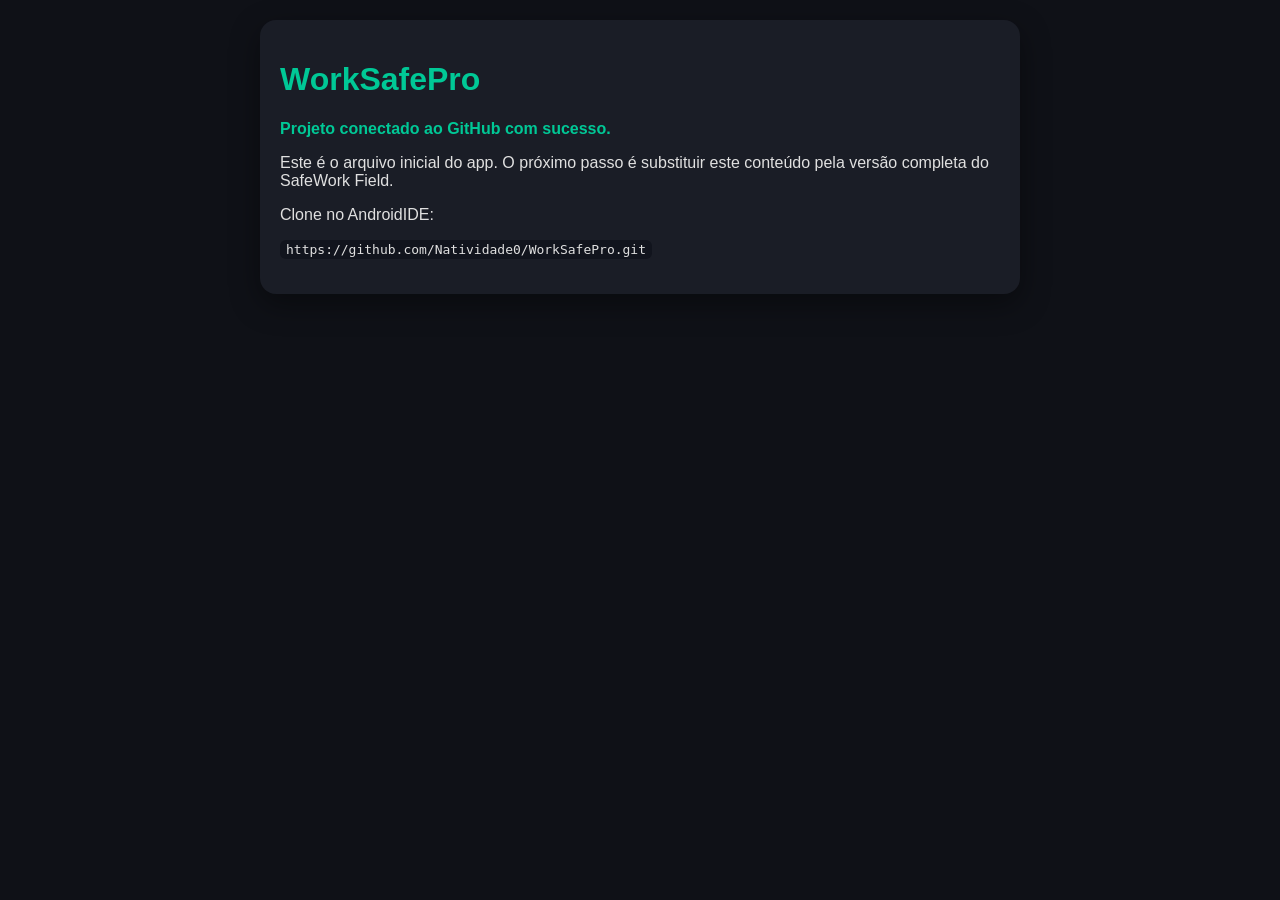
<file: index.html>
<!DOCTYPE html>
<html lang="pt-BR">
<head>
<meta charset="UTF-8">
<meta name="viewport" content="width=device-width, initial-scale=1.0">
<title>WorkSafePro</title>
<style>
body{margin:0;font-family:Arial,sans-serif;background:#0F1117;color:#E0E0E0;padding:20px} .card{background:#1A1D26;border-radius:16px;padding:20px;max-width:720px;margin:auto;box-shadow:0 10px 30px #0006} h1{color:#00C896} code{background:#11141D;padding:2px 6px;border-radius:6px}.ok{color:#00C896;font-weight:bold}
</style>
</head>
<body>
<div class="card">
<h1>WorkSafePro</h1>
<p class="ok">Projeto conectado ao GitHub com sucesso.</p>
<p>Este é o arquivo inicial do app. O próximo passo é substituir este conteúdo pela versão completa do SafeWork Field.</p>
<p>Clone no AndroidIDE:</p>
<p><code>https://github.com/Natividade0/WorkSafePro.git</code></p>
</div>
</body>
</html>
</file>
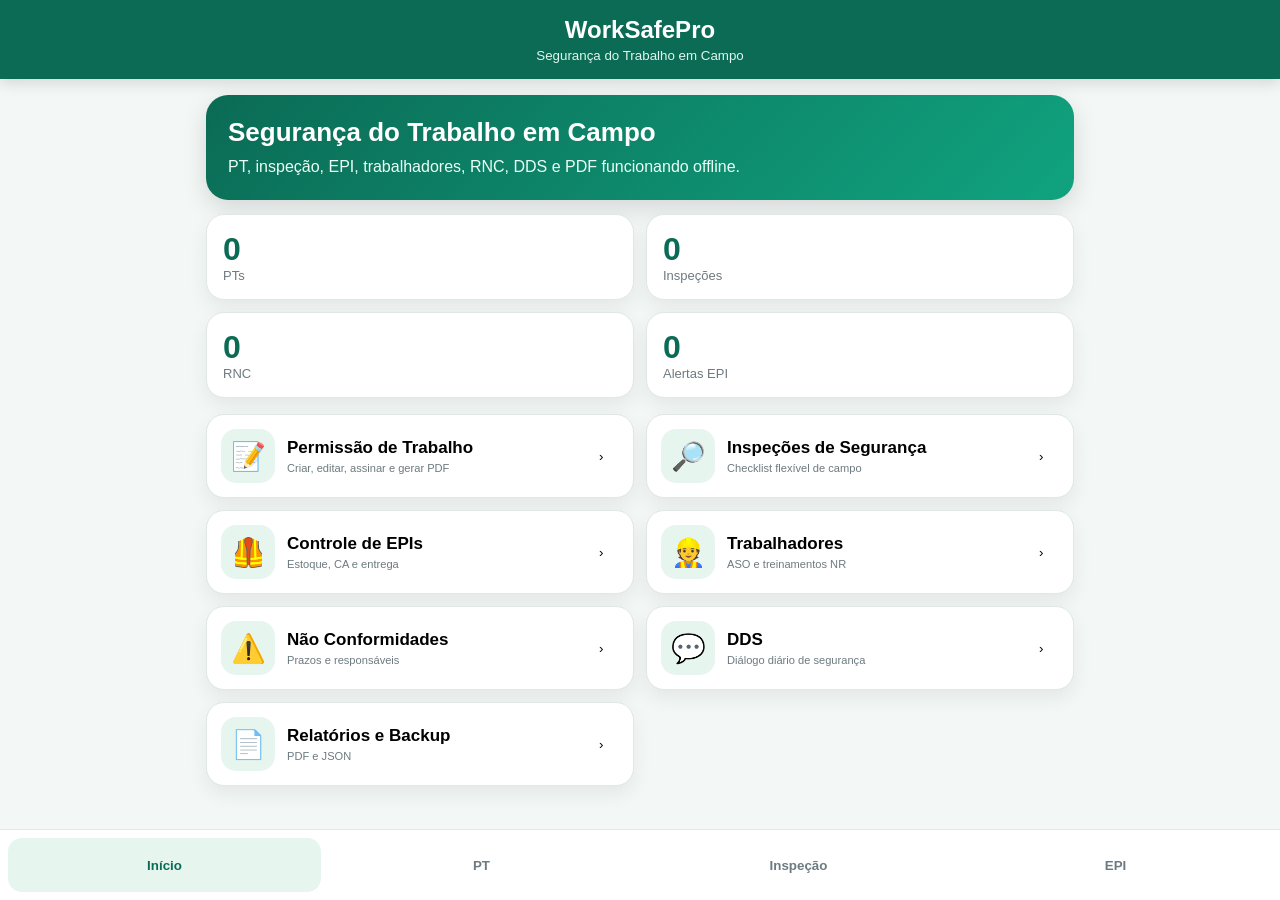
<file: app/src/main/assets/index.html>
<!DOCTYPE html>
<html lang="pt-BR">
<head>
<meta charset="UTF-8">
<meta name="viewport" content="width=device-width,initial-scale=1,maximum-scale=1,user-scalable=no">
<title>WorkSafePro</title>
<style>
*{box-sizing:border-box}body{margin:0;background:#f3f7f5;color:#1e2a2f;font-family:Arial,sans-serif}.top{background:#0b6b55;color:white;padding:16px;position:sticky;top:0;z-index:5;box-shadow:0 4px 14px #0002}.top h1{margin:0;text-align:center;font-size:24px}.top small{display:block;text-align:center;color:#dff7ef;margin-top:4px}.main{padding:16px 16px 90px}.hero{background:linear-gradient(135deg,#0b6b55,#10a37f);color:white;border-radius:22px;padding:22px;margin-bottom:14px;box-shadow:0 8px 24px #0002}.hero h2{margin:0 0 8px;font-size:26px}.hero p{margin:0;line-height:1.4;color:#eafff8}.grid{display:grid;grid-template-columns:1fr 1fr;gap:12px}.card,.item{background:white;border:1px solid #dfe8e3;border-radius:18px;padding:16px;box-shadow:0 8px 20px #0001}.card strong{font-size:32px;color:#0b6b55}.card span{display:block;color:#6d7a80;font-size:13px}.module{display:grid;grid-template-columns:54px 1fr 20px;gap:12px;align-items:center;width:100%;background:white;border:1px solid #dfe8e3;border-radius:18px;padding:14px;margin-top:12px;text-align:left;box-shadow:0 8px 20px #0001}.ico{width:54px;height:54px;border-radius:15px;background:#e7f5ef;display:grid;place-items:center;font-size:28px}.module b{font-size:17px}.module small{display:block;color:#6d7a80;margin-top:4px}.btn{width:100%;min-height:52px;border:0;border-radius:14px;background:#0b6b55;color:white;font-weight:bold;font-size:16px;margin-top:10px;padding:12px}.btn2{background:white;color:#0b6b55;border:1px solid #c8d8d1}.btnR{background:#fff0f2;color:#c73345;border:1px solid #f1c1c8}.bottom{position:fixed;bottom:0;left:0;right:0;background:white;border-top:1px solid #dfe8e3;display:grid;grid-template-columns:repeat(4,1fr);gap:4px;padding:8px;z-index:6}.bottom button{border:0;background:white;border-radius:14px;min-height:54px;color:#6d7a80;font-weight:bold}.bottom button.on{background:#e7f5ef;color:#0b6b55}.list{display:grid;gap:12px;margin-top:12px}.meta{color:#6d7a80;font-size:14px;line-height:1.45;margin-top:5px}.tag{display:inline-block;border-radius:999px;padding:5px 9px;font-size:11px;font-weight:bold;margin-top:6px}.ok{background:#e7f5ef;color:#0b6b55}.warn{background:#fff4dc;color:#a06000}.bad{background:#ffe6eb;color:#b92c3d}.empty{text-align:center;color:#87938f;padding:36px 10px;background:white;border:1px dashed #cfdcd6;border-radius:18px;margin-top:12px}.modal{position:fixed;inset:0;background:#0007;display:none;place-items:end;z-index:10}.modal.on{display:grid}.sheet{background:#f3f7f5;width:100%;max-height:92vh;overflow:auto;border-radius:24px 24px 0 0;padding:16px}.sheetHead{display:flex;justify-content:space-between;align-items:center;position:sticky;top:-16px;background:#f3f7f5;padding:6px 0 12px}.sheetHead h2{margin:0;font-size:21px}label{display:block;font-weight:bold;color:#4f5c61;font-size:14px;margin-top:12px}input,select,textarea{width:100%;min-height:52px;border:1px solid #bdcbc5;border-radius:12px;background:white;color:#1e2a2f;padding:12px;font-size:16px;margin-top:6px}textarea{min-height:90px;resize:vertical}.row{display:grid;grid-template-columns:1fr 1fr;gap:10px}.box{background:white;border:1px solid #dfe8e3;border-radius:14px;padding:12px;margin-top:10px}.sig{border:1px solid #0b6b55;border-radius:14px;overflow:hidden;margin-top:8px;background:white}.sig canvas{display:block;width:100%;height:190px;background:white;touch-action:none}.sigbar{display:flex;justify-content:space-between;align-items:center;padding:8px;background:#eef7f3;border-top:1px solid #dfe8e3}.printDoc{background:white;color:#111;padding:20px;font-family:Arial}.printHead{background:#0b6b55;color:white;border-radius:16px;padding:16px;margin-bottom:12px}.printBox{border:1px solid #ddd;border-radius:12px;padding:12px;margin:10px 0}table{width:100%;border-collapse:collapse}td,th{border:1px solid #ddd;padding:8px;text-align:left}@media(min-width:760px){.main{max-width:900px;margin:auto}.modules{display:grid;grid-template-columns:1fr 1fr;gap:12px}.module{margin-top:0}.sheet{max-width:720px;border-radius:24px}}
</style>
</head>
<body>
<header class="top"><h1>WorkSafePro</h1><small>Segurança do Trabalho em Campo</small></header>
<main id="app" class="main"></main>
<nav class="bottom"><button id="b-home" onclick="go('home')">Início</button><button id="b-pt" onclick="go('pt')">PT</button><button id="b-insp" onclick="go('insp')">Inspeção</button><button id="b-epi" onclick="go('epi')">EPI</button></nav>
<div id="modal" class="modal"><div class="sheet"><div class="sheetHead"><h2 id="mt">Registro</h2><button class="btn btn2" style="width:auto;margin:0" onclick="closeM()">Fechar</button></div><div id="mb"></div></div></div>
<script>
var K='wsp-fixed-1';
var db=JSON.parse(localStorage.getItem(K)||'null')||{workers:[],epis:[],pts:[],insps:[],rncs:[],dds:[]};
var cur='home';
function el(id){return document.getElementById(id)}
function uid(){return Math.random().toString(36).slice(2,8)+Date.now().toString(36).slice(-4)}
function today(){return new Date().toISOString().slice(0,10)}
function br(d){return d?new Date(d+'T12:00:00').toLocaleDateString('pt-BR'):'-'}
function days(d){return d?Math.ceil((new Date(d+'T12:00:00')-new Date())/864e5):9999}
function esc(s){return String(s||'').replaceAll('&','&amp;').replaceAll('<','&lt;').replaceAll('"','&quot;')}
function save(){localStorage.setItem(K,JSON.stringify(db));render()}
function tag(s){var c=/venc|inap|não|nao|alto|crít/i.test(s)?'bad':/pend|abert|emit|trat/i.test(s)?'warn':'ok';return '<span class="tag '+c+'">'+esc(s)+'</span>'}
function apto(w){if(!w)return'inapto';if(days(w.aso)<0)return'inapto';if(days(w.aso)<=30)return'pendente';for(var i=0;i<(w.nrs||[]).length;i++){if(days(w.nrs[i].v)<0)return'inapto';if(days(w.nrs[i].v)<=30)return'pendente'}return'apto'}
function workerOptions(sel){sel=sel||[];return db.workers.map(function(w){return '<option value="'+w.id+'" '+(sel.includes(w.id)?'selected':'')+'>'+esc(w.nome)+' - '+esc(w.funcao)+' ('+apto(w)+')</option>'}).join('')}
function selected(id){return Array.from(el(id).selectedOptions).map(function(o){return o.value})}
function wname(id){var w=db.workers.find(function(x){return x.id==id});return w?w.nome:id}
function go(s,push){cur=s;if(push!==false)history.pushState({s:s},'', '#'+s);render();window.scrollTo(0,0)}
window.onpopstate=function(e){if(el('modal').classList.contains('on')){closeM();return}cur=(e.state&&e.state.s)||'home';render()}
function page(title,sub,body){return '<div class="hero"><h2>'+title+'</h2><p>'+sub+'</p></div>'+body}
function empty(t){return '<div class="empty">'+t+'</div>'}
function list(a,fn,t){return '<div class="list">'+(a.length?a.map(fn).join(''):empty(t))+'</div>'}
function render(){['home','pt','insp','epi'].forEach(function(x){var b=el('b-'+x);if(b)b.classList.toggle('on',cur==x)});if(cur=='home')return home();if(cur=='pt')return pts();if(cur=='insp')return insps();if(cur=='epi')return epis();if(cur=='trab')return trabs();if(cur=='rnc')return rncs();if(cur=='dds')return dds();if(cur=='rel')return rel();home()}
function home(){var epi=db.epis.filter(function(e){return days(e.v)<=30||Number(e.est)<=Number(e.min)}).length;el('app').innerHTML='<div class="hero"><h2>Segurança do Trabalho em Campo</h2><p>PT, inspeção, EPI, trabalhadores, RNC, DDS e PDF funcionando offline.</p></div><div class="grid"><div class="card"><strong>'+db.pts.length+'</strong><span>PTs</span></div><div class="card"><strong>'+db.insps.length+'</strong><span>Inspeções</span></div><div class="card"><strong>'+db.rncs.length+'</strong><span>RNC</span></div><div class="card"><strong>'+epi+'</strong><span>Alertas EPI</span></div></div><div class="modules" style="margin-top:16px">'+mod('📝','Permissão de Trabalho','Criar, editar, assinar e gerar PDF','pt')+mod('🔎','Inspeções de Segurança','Checklist flexível de campo','insp')+mod('🦺','Controle de EPIs','Estoque, CA e entrega','epi')+mod('👷','Trabalhadores','ASO e treinamentos NR','trab')+mod('⚠️','Não Conformidades','Prazos e responsáveis','rnc')+mod('💬','DDS','Diálogo diário de segurança','dds')+mod('📄','Relatórios e Backup','PDF e JSON','rel')+'</div>'}
function mod(i,t,s,g){return '<button class="module" onclick="go(\''+g+'\')"><div class="ico">'+i+'</div><div><b>'+t+'</b><small>'+s+'</small></div><div>›</div></button>'}
function pts(){el('app').innerHTML=page('Permissão de Trabalho','PT manual, editável, com assinatura e PDF.','<button class="btn" onclick="openPT()">Nova PT</button>'+list(db.pts,function(p){return '<div class="item"><b>'+esc(p.tipo)+' - '+esc(p.local)+'</b><div class="meta">'+br(p.data)+' até '+br(p.validade)+'<br>Executantes: '+esc((p.execs||[]).map(wname).join(', '))+'</div>'+tag(p.status)+'<button class="btn btn2" onclick="openPT(\''+p.id+'\')">Editar</button><button class="btn" onclick="printDoc(\'Permissão de Trabalho\',db.pts.find(x=>x.id==\''+p.id+'\'))">PDF</button><button class="btn btnR" onclick="del(\'pts\',\''+p.id+'\')">Apagar</button></div>'},'Nenhuma PT cadastrada.'))}
function openPT(id){var p=db.pts.find(function(x){return x.id==id})||{tipo:'Manual geral',data:today(),validade:today(),local:'',atividade:'',execs:[],riscos:[],controles:[],check:[],status:'emitida',sig:{nome:'',img:''}};modal(id?'Editar PT':'Nova PT','<label>Tipo<select id="pTipo"><option>Manual geral</option><option>Altura</option><option>Espaço confinado</option><option>Trabalho a quente</option><option>Escavação</option><option>Elétrica/LOTO</option></select></label><div class="row"><label>Data<input id="pData" type="date" value="'+p.data+'"></label><label>Validade<input id="pVal" type="date" value="'+p.validade+'"></label></div><label>Local<input id="pLocal" value="'+esc(p.local)+'"></label><label>Atividade<textarea id="pAtiv">'+esc(p.atividade)+'</textarea></label><label>Executantes<select id="pExec" multiple size="5">'+workerOptions(p.execs)+'</select></label><h3>Riscos</h3><div id="risk">'+p.riscos.map(function(x){return row('riskI',x)}).join('')+'</div><button class="btn btn2" onclick="addRow(\'risk\',\'riskI\')">+ Risco</button><h3>Controles</h3><div id="ctrl">'+p.controles.map(function(x){return row('ctrlI',x)}).join('')+'</div><button class="btn btn2" onclick="addRow(\'ctrl\',\'ctrlI\')">+ Controle</button><h3>Checklist</h3><div id="chk">'+p.check.map(function(x){return chkrow(x.item,x.status,x.obs)}).join('')+'</div><button class="btn btn2" onclick="addChk()">+ Item</button><label>Nome do assinante<input id="pAss" value="'+esc(p.sig.nome)+'"></label>'+sig('pSig')+'<button class="btn" onclick="savePT(\''+(id||'')+'\')">Salvar</button>');el('pTipo').value=p.tipo}
function row(cls,v){return '<div class="box"><div class="row"><input class="'+cls+'" value="'+esc(v)+'"><button class="btn btnR" onclick="this.closest(\'.box\').remove()">Apagar</button></div></div>'}
function addRow(box,cls){el(box).insertAdjacentHTML('beforeend',row(cls,''))}
function chkrow(i,s,o){return '<div class="box"><label>Item<input class="chkI" value="'+esc(i||'')+'"></label><label>Status<select class="chkS"><option '+(s=='conforme'?'selected':'')+'>conforme</option><option '+(s=='não aplicável'?'selected':'')+'>não aplicável</option><option '+(s=='não conforme'?'selected':'')+'>não conforme</option></select></label><label>Obs<input class="chkO" value="'+esc(o||'')+'"></label><button class="btn btnR" onclick="this.closest(\'.box\').remove()">Apagar</button></div>'}
function addChk(){el('chk').insertAdjacentHTML('beforeend',chkrow('','conforme',''))}
function savePT(id){var old=db.pts.find(function(x){return x.id==id});var p={id:id||uid(),tipo:el('pTipo').value,data:el('pData').value,validade:el('pVal').value,local:el('pLocal').value,atividade:el('pAtiv').value,execs:selected('pExec'),riscos:Array.from(document.querySelectorAll('.riskI')).map(function(x){return x.value}).filter(Boolean),controles:Array.from(document.querySelectorAll('.ctrlI')).map(function(x){return x.value}).filter(Boolean),check:Array.from(document.querySelectorAll('.chkI')).map(function(x,i){return{item:x.value,status:document.querySelectorAll('.chkS')[i].value,obs:document.querySelectorAll('.chkO')[i].value}}).filter(function(x){return x.item}),status:old?old.status:'emitida',sig:{nome:el('pAss').value,img:getSig('pSig')||(old&&old.sig?old.sig.img:'')}};if(!p.local||!p.atividade)return alert('Preencha local e atividade.');if(id)db.pts=db.pts.map(function(x){return x.id==id?p:x});else db.pts.unshift(p);closeM();save();cur='pt';render()}
function insps(){el('app').innerHTML=page('Inspeções de Segurança','Checklist personalizado com PDF.','<button class="btn" onclick="openInsp()">Nova Inspeção</button>'+list(db.insps,function(x){return '<div class="item"><b>'+esc(x.tipo)+' - '+esc(x.local)+'</b><div class="meta">Itens: '+x.itens.length+'</div>'+tag(x.resultado)+'<button class="btn btn2" onclick="openInsp(\''+x.id+'\')">Editar</button><button class="btn" onclick="printDoc(\'Inspeção\',db.insps.find(a=>a.id==\''+x.id+'\'))">PDF</button><button class="btn btnR" onclick="del(\'insps\',\''+x.id+'\')">Apagar</button></div>'},'Nenhuma inspeção cadastrada.'))}
function openInsp(id){var x=db.insps.find(function(a){return a.id==id})||{tipo:'',local:'',empresa:'',resp:'',itens:[]};modal(id?'Editar Inspeção':'Nova Inspeção','<label>Tipo<input id="iTipo" value="'+esc(x.tipo)+'"></label><label>Local<input id="iLocal" value="'+esc(x.local)+'"></label><label>Empresa<input id="iEmp" value="'+esc(x.empresa)+'"></label><label>Responsável<input id="iResp" value="'+esc(x.resp)+'"></label><h3>Perguntas</h3><div id="ibox">'+x.itens.map(function(i){return chkrow(i.item,i.status,i.obs)}).join('')+'</div><button class="btn btn2" onclick="el(\'ibox\').insertAdjacentHTML(\'beforeend\',chkrow(\'\',\'conforme\',\'\'))">+ Pergunta</button><button class="btn" onclick="saveInsp(\''+(id||'')+'\')">Salvar</button>')}
function saveInsp(id){var itens=Array.from(document.querySelectorAll('.chkI')).map(function(x,i){return{item:x.value,status:document.querySelectorAll('.chkS')[i].value,obs:document.querySelectorAll('.chkO')[i].value}}).filter(function(x){return x.item});var r={id:id||uid(),tipo:el('iTipo').value,local:el('iLocal').value,empresa:el('iEmp').value,resp:el('iResp').value,itens:itens,resultado:itens.some(function(i){return i.status=='não conforme'})?'com pendência':'conforme'};if(id)db.insps=db.insps.map(function(x){return x.id==id?r:x});else db.insps.unshift(r);closeM();save();cur='insp';render()}
function epis(){el('app').innerHTML=page('Controle de EPIs','CA, estoque e entrega com assinatura.','<button class="btn" onclick="openEPI()">Adicionar EPI</button><button class="btn btn2" onclick="openEntrega()">Registrar entrega</button>'+list(db.epis,function(e){return '<div class="item"><b>'+esc(e.nome)+'</b><div class="meta">CA '+esc(e.ca)+' | Validade '+br(e.v)+' | Estoque '+e.est+'</div>'+tag(days(e.v)<0?'CA vencido':Number(e.est)<=Number(e.min)?'estoque baixo':'ok')+'<button class="btn btn2" onclick="openEPI(\''+e.id+'\')">Editar</button><button class="btn" onclick="printDoc(\'EPI\',db.epis.find(a=>a.id==\''+e.id+'\'))">PDF</button><button class="btn btnR" onclick="del(\'epis\',\''+e.id+'\')">Apagar</button></div>'},'Nenhum EPI cadastrado.'))}
function openEPI(id){var e=db.epis.find(function(x){return x.id==id})||{nome:'',ca:'',v:'',est:0,min:0,ent:[]};modal(id?'Editar EPI':'Adicionar EPI','<label>Nome<input id="eNome" value="'+esc(e.nome)+'"></label><label>CA<input id="eCA" value="'+esc(e.ca)+'"></label><label>Validade<input id="eVal" type="date" value="'+e.v+'"></label><div class="row"><label>Estoque<input id="eEst" type="number" value="'+e.est+'"></label><label>Mínimo<input id="eMin" type="number" value="'+e.min+'"></label></div><button class="btn" onclick="saveEPI(\''+(id||'')+'\')">Salvar</button>')}
function saveEPI(id){var old=db.epis.find(function(x){return x.id==id})||{ent:[]};var e={id:id||uid(),nome:el('eNome').value,ca:el('eCA').value,v:el('eVal').value,est:+el('eEst').value,min:+el('eMin').value,ent:old.ent};if(id)db.epis=db.epis.map(function(x){return x.id==id?e:x});else db.epis.unshift(e);closeM();save();cur='epi';render()}
function openEntrega(){modal('Entrega de EPI','<label>EPI<select id="dEpi">'+db.epis.map(function(e){return '<option value="'+e.id+'">'+esc(e.nome)+' | estoque '+e.est+'</option>'}).join('')+'</select></label><label>Funcionário<select id="dTrab">'+workerOptions([])+'</select></label><label>Quantidade<input id="dQtd" type="number" value="1"></label><label>Observação<input id="dObs"></label>'+sig('dSig')+'<button class="btn" onclick="saveEntrega()">Salvar entrega</button>')}
function saveEntrega(){var e=db.epis.find(function(x){return x.id==el('dEpi').value}),w=db.workers.find(function(x){return x.id==el('dTrab').value}),q=+el('dQtd').value;if(!e||!w)return alert('Cadastre EPI e trabalhador antes.');if(e.est<q)return alert('Estoque insuficiente.');e.est-=q;e.ent.unshift({id:uid(),data:today(),worker:w.id,nome:w.nome,q:q,obs:el('dObs').value,sig:getSig('dSig')});closeM();save();cur='epi';render()}
function trabs(){el('app').innerHTML=page('Trabalhadores','ASO, função, empresa e treinamentos.','<button class="btn" onclick="openTrab()">Adicionar Trabalhador</button>'+list(db.workers,function(w){return '<div class="item"><b>'+esc(w.nome)+'</b><div class="meta">'+esc(w.funcao)+' | '+esc(w.empresa)+' | ASO '+br(w.aso)+'</div>'+tag(apto(w))+'<button class="btn btn2" onclick="openTrab(\''+w.id+'\')">Editar</button><button class="btn" onclick="printDoc(\'Trabalhador\',db.workers.find(a=>a.id==\''+w.id+'\'))">PDF</button><button class="btn btnR" onclick="del(\'workers\',\''+w.id+'\')">Apagar</button></div>'},'Nenhum trabalhador cadastrado.'))}
function openTrab(id){var w=db.workers.find(function(x){return x.id==id})||{nome:'',funcao:'',cpf:'',empresa:'',aso:'',nrs:[]};modal(id?'Editar Trabalhador':'Adicionar Trabalhador','<label>Nome<input id="wNome" value="'+esc(w.nome)+'"></label><label>Função<input id="wFunc" value="'+esc(w.funcao)+'"></label><label>CPF<input id="wCpf" value="'+esc(w.cpf)+'"></label><label>Empresa<input id="wEmp" value="'+esc(w.empresa)+'"></label><label>Validade ASO<input id="wAso" type="date" value="'+w.aso+'"></label><h3>NRs</h3><div id="nrbox">'+w.nrs.map(function(n){return '<div class="box"><div class="row"><input class="nr" value="'+esc(n.nr)+'"><input class="nrv" type="date" value="'+n.v+'"></div><button class="btn btnR" onclick="this.closest(\'.box\').remove()">Apagar NR</button></div>'}).join('')+'</div><button class="btn btn2" onclick="el(\'nrbox\').insertAdjacentHTML(\'beforeend\',\'<div class=&quot;box&quot;><div class=&quot;row&quot;><input class=&quot;nr&quot; placeholder=&quot;NR-35&quot;><input class=&quot;nrv&quot; type=&quot;date&quot;></div><button class=&quot;btn btnR&quot; onclick=&quot;this.closest(\\\'.box\\\').remove()&quot;>Apagar NR</button></div>\')">+ NR</button><button class="btn" onclick="saveTrab(\''+(id||'')+'\')">Salvar</button>')}
function saveTrab(id){var w={id:id||uid(),nome:el('wNome').value,funcao:el('wFunc').value,cpf:el('wCpf').value,empresa:el('wEmp').value,aso:el('wAso').value,nrs:Array.from(document.querySelectorAll('.nr')).map(function(n,i){return{nr:n.value.toUpperCase(),v:document.querySelectorAll('.nrv')[i].value}}).filter(function(n){return n.nr})};if(id)db.workers=db.workers.map(function(x){return x.id==id?w:x});else db.workers.unshift(w);closeM();save();cur='trab';render()}
function rncs(){el('app').innerHTML=page('Não Conformidades','Desvios, prazo e responsável.','<button class="btn" onclick="openRNC()">Adicionar RNC</button>'+list(db.rncs,function(r){return '<div class="item"><b>'+esc(r.desc)+'</b><div class="meta">'+esc(r.local)+' | prazo '+br(r.prazo)+'</div>'+tag(r.status)+'<button class="btn btn2" onclick="openRNC(\''+r.id+'\')">Editar</button><button class="btn" onclick="printDoc(\'RNC\',db.rncs.find(a=>a.id==\''+r.id+'\'))">PDF</button><button class="btn btnR" onclick="del(\'rncs\',\''+r.id+'\')">Apagar</button></div>'},'Nenhuma RNC cadastrada.'))}
function openRNC(id){var r=db.rncs.find(function(x){return x.id==id})||{desc:'',local:'',resp:'',prazo:'',status:'aberta'};modal(id?'Editar RNC':'Adicionar RNC','<label>Descrição<textarea id="rDesc">'+esc(r.desc)+'</textarea></label><label>Local<input id="rLocal" value="'+esc(r.local)+'"></label><label>Responsável<input id="rResp" value="'+esc(r.resp)+'"></label><label>Prazo<input id="rPrazo" type="date" value="'+r.prazo+'"></label><label>Status<select id="rStatus"><option>aberta</option><option>em tratativa</option><option>verificação</option><option>encerrada</option></select></label><button class="btn" onclick="saveRNC(\''+(id||'')+'\')">Salvar</button>');el('rStatus').value=r.status}
function saveRNC(id){var r={id:id||uid(),desc:el('rDesc').value,local:el('rLocal').value,resp:el('rResp').value,prazo:el('rPrazo').value,status:el('rStatus').value};if(id)db.rncs=db.rncs.map(function(x){return x.id==id?r:x});else db.rncs.unshift(r);closeM();save();cur='rnc';render()}
function dds(){el('app').innerHTML=page('DDS','Diálogo diário de segurança.','<button class="btn" onclick="openDDS()">Adicionar DDS</button>'+list(db.dds,function(d){return '<div class="item"><b>'+esc(d.tema)+'</b><div class="meta">'+br(d.data)+' | '+esc(d.local)+'</div><button class="btn btn2" onclick="openDDS(\''+d.id+'\')">Editar</button><button class="btn" onclick="printDoc(\'DDS\',db.dds.find(a=>a.id==\''+d.id+'\'))">PDF</button><button class="btn btnR" onclick="del(\'dds\',\''+d.id+'\')">Apagar</button></div>'},'Nenhum DDS cadastrado.'))}
function openDDS(id){var d=db.dds.find(function(x){return x.id==id})||{data:today(),tema:'',min:'',local:'',pres:[]};modal(id?'Editar DDS':'Adicionar DDS','<label>Data<input id="sData" type="date" value="'+d.data+'"></label><label>Tema<input id="sTema" value="'+esc(d.tema)+'"></label><label>Ministrador<input id="sMin" value="'+esc(d.min)+'"></label><label>Local<input id="sLocal" value="'+esc(d.local)+'"></label><label>Presentes<select id="sPres" multiple size="5">'+workerOptions(d.pres)+'</select></label>'+sig('sSig')+'<button class="btn" onclick="saveDDS(\''+(id||'')+'\')">Salvar</button>')}
function saveDDS(id){var d={id:id||uid(),data:el('sData').value,tema:el('sTema').value,min:el('sMin').value,local:el('sLocal').value,pres:selected('sPres'),sig:getSig('sSig')};if(id)db.dds=db.dds.map(function(x){return x.id==id?d:x});else db.dds.unshift(d);closeM();save();cur='dds';render()}
function rel(){el('app').innerHTML=page('Relatórios e Backup','Gere PDF e salve backup.','<div class="item"><table><tr><th>Indicador</th><th>Total</th></tr><tr><td>Trabalhadores</td><td>'+db.workers.length+'</td></tr><tr><td>PTs</td><td>'+db.pts.length+'</td></tr><tr><td>Inspeções</td><td>'+db.insps.length+'</td></tr><tr><td>EPIs</td><td>'+db.epis.length+'</td></tr><tr><td>RNC</td><td>'+db.rncs.length+'</td></tr><tr><td>DDS</td><td>'+db.dds.length+'</td></tr></table><button class="btn" onclick="printDoc(\'Relatório Gerencial\',db)">PDF gerencial</button><button class="btn btn2" onclick="backup()">Backup JSON</button><button class="btn btnR" onclick="resetAll()">Apagar dados</button></div>')}
function del(col,id){if(confirm('Apagar este registro?')){db[col]=db[col].filter(function(x){return x.id!=id});save()}}
function modal(t,b){el('mt').textContent=t;el('mb').innerHTML=b;el('modal').classList.add('on');setupSigs()}
function closeM(){el('modal').classList.remove('on')}
function sig(id){return '<div class="sig" data-sig="'+id+'"><canvas></canvas><div class="sigbar"><span>Assine com o dedo</span><button class="btn btn2" style="width:auto;margin:0" onclick="clearSig(this)">Limpar</button></div></div>'}
function setupSigs(){document.querySelectorAll('.sig').forEach(function(box){if(box.ok)return;box.ok=1;var c=box.querySelector('canvas'),ctx=c.getContext('2d'),down=false,last=null;function size(){var r=c.getBoundingClientRect(),d=window.devicePixelRatio||1;c.width=r.width*d;c.height=r.height*d;ctx.setTransform(d,0,0,d,0,0);ctx.strokeStyle='#0b6b55';ctx.lineWidth=3;ctx.lineCap='round';ctx.lineJoin='round'}function pos(e){var r=c.getBoundingClientRect(),t=e.touches?e.touches[0]:e;return{x:t.clientX-r.left,y:t.clientY-r.top}}function start(e){e.preventDefault();if(!c.width)size();down=true;last=pos(e)}function move(e){if(!down)return;e.preventDefault();var p=pos(e);ctx.beginPath();ctx.moveTo(last.x,last.y);ctx.lineTo(p.x,p.y);ctx.stroke();last=p}function end(){down=false}setTimeout(size,100);c.addEventListener('touchstart',start,{passive:false});c.addEventListener('touchmove',move,{passive:false});c.addEventListener('touchend',end);c.addEventListener('mousedown',start);c.addEventListener('mousemove',move);window.addEventListener('mouseup',end)})}
function clearSig(b){var c=b.closest('.sig').querySelector('canvas');c.getContext('2d').clearRect(0,0,c.width,c.height)}
function getSig(id){var b=document.querySelector('[data-sig="'+id+'"]');return b&&b.querySelector('canvas').width?b.querySelector('canvas').toDataURL('image/png'):''}
function printDoc(title,obj){var w=window.open('','_blank');w.document.write('<html><head><title>'+title+'</title></head><body><div style="font-family:Arial;padding:20px"><div style="background:#0b6b55;color:white;padding:16px;border-radius:12px"><h1>WorkSafePro</h1><b>'+title+'</b><br>'+new Date().toLocaleString('pt-BR')+'</div><pre style="white-space:pre-wrap;font-family:Arial;border:1px solid #ddd;padding:12px;border-radius:12px">'+esc(JSON.stringify(obj,null,2))+'</pre></div><script>setTimeout(()=>print(),500)<\/script></body></html>')}
function backup(){var a=document.createElement('a');a.href=URL.createObjectURL(new Blob([JSON.stringify(db,null,2)],{type:'application/json'}));a.download='worksafepro-backup-'+today()+'.json';a.click()}
function resetAll(){if(confirm('Apagar todos os dados?')){localStorage.removeItem(K);db={workers:[],epis:[],pts:[],insps:[],rncs:[],dds:[]};save()}}
history.replaceState({s:'home'},'','#home');render();
</script>
</body>
</html>
</file>
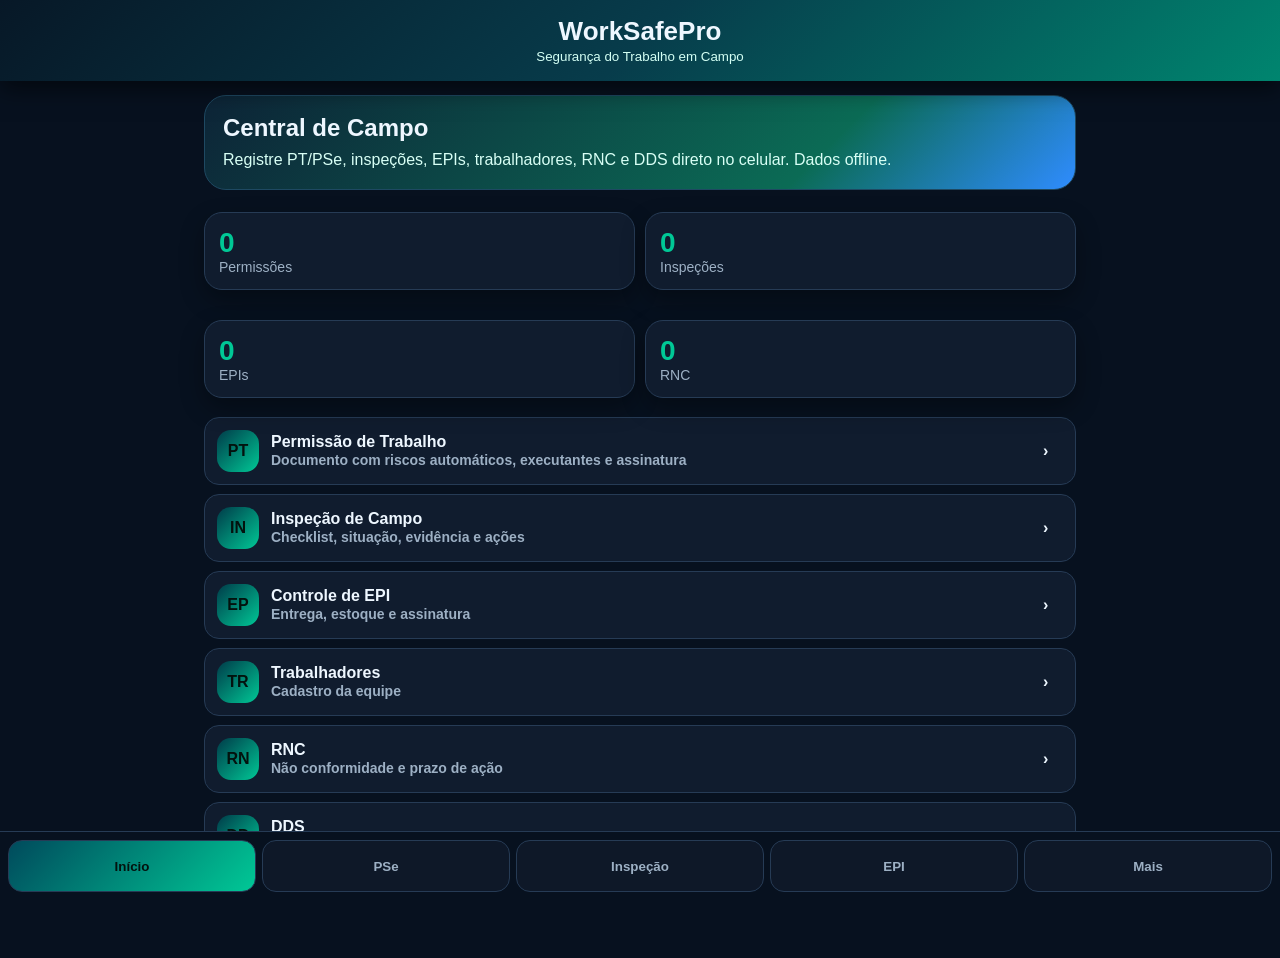
<file: app/src/main/assets/app-full-dark.html>
<!DOCTYPE html><html lang="pt-BR"><head><meta charset="UTF-8"><meta name="viewport" content="width=device-width,initial-scale=1,maximum-scale=1,user-scalable=no"><title>WorkSafePro</title><style>*{box-sizing:border-box}body{margin:0;background:#07111f;color:#eef7ff;font-family:Arial,sans-serif}header{position:sticky;top:0;z-index:5;background:linear-gradient(135deg,#071827,#073c4b,#00856f);padding:16px;text-align:center;box-shadow:0 8px 22px #0008}h1{margin:0;font-size:26px}small{color:#d3fff4}.wrap{padding:14px 14px 88px;max-width:900px;margin:auto}.hero{background:linear-gradient(135deg,#0d2437,#0b6b55 70%,#2f8cff);border:1px solid #1e4962;border-radius:22px;padding:18px;margin-bottom:12px}.hero h2{margin:0 0 6px}.hero p{margin:0;color:#d8fff5;line-height:1.45}.grid{display:grid;grid-template-columns:1fr 1fr;gap:10px}.card,.box,.item{background:#101c2e;border:1px solid #263b55;border-radius:18px;padding:14px;margin:10px 0;box-shadow:0 10px 24px #0005}.card b{font-size:28px;color:#00c896}.mut{color:#9db0c4;font-size:14px}.menu button,.btn{width:100%;min-height:52px;border:0;border-radius:15px;padding:12px;margin-top:9px;font-size:16px;font-weight:900;background:linear-gradient(135deg,#00c896,#45e5c3);color:#03120e}.btn2{background:#0e1828;color:#d8f6ff;border:1px solid #31506d}.btnR{background:#321021;color:#ffc1cd;border:1px solid #77344a}.menu button{display:grid;grid-template-columns:42px 1fr 20px;align-items:center;gap:12px;text-align:left;background:#101c2e;color:#eef7ff;border:1px solid #263b55}.ico{width:42px;height:42px;border-radius:14px;background:linear-gradient(135deg,#003b49,#00c896);display:grid;place-items:center;color:#03120e;font-weight:900}.bottom{position:fixed;bottom:0;left:0;right:0;background:#07111f;border-top:1px solid #263b55;display:grid;grid-template-columns:repeat(5,1fr);gap:6px;padding:8px}.bottom button{min-height:52px;border-radius:14px;border:1px solid #263b55;background:#0e1828;color:#9db0c4;font-weight:900}.bottom button.on{background:linear-gradient(135deg,#004a5c,#00c896);color:#03120e}label{display:block;margin-top:10px;font-size:13px;font-weight:900;color:#b8c7d8}input,select,textarea{width:100%;min-height:48px;background:#081321;color:#eef7ff;border:1px solid #31506d;border-radius:12px;padding:11px;font-size:16px;margin-top:5px}textarea{min-height:90px}.row{display:grid;grid-template-columns:1fr 1fr;gap:10px}.section{background:linear-gradient(135deg,#003b49,#00c896);color:#03120e;border-radius:12px;padding:10px;font-weight:900;margin:14px 0 8px}.chips{display:flex;gap:7px;flex-wrap:wrap}.chip{border:1px solid #31506d;border-radius:999px;padding:9px 11px;background:#081321;color:#d8e8f8;font-weight:800}.chip input{width:auto;min-height:auto;margin:0 4px 0 0}.sig{background:white;height:145px;border-radius:13px;margin-top:7px;touch-action:none}.sig canvas{width:100%;height:145px;display:block}.photo{border:1px dashed #31506d;border-radius:14px;min-height:130px;display:grid;place-items:center;margin-top:8px;color:#9db0c4;overflow:hidden}.photo img{max-width:100%;max-height:240px}.empty{text-align:center;color:#9db0c4;padding:30px 10px;border:1px dashed #31506d;border-radius:16px;background:#0e1828}@media print{body{background:white;color:#111}.noPrint,header,.bottom{display:none!important}.wrap{padding:0}.box{box-shadow:none;border:1px solid #333;color:#111;background:white}.section{color:white;background:#123}.mut{color:#333}}</style></head><body><header class="noPrint"><h1>WorkSafePro</h1><small>Segurança do Trabalho em Campo</small></header><main id="app" class="wrap"></main><nav class="bottom noPrint"><button id="bhome" onclick="go('home')">Início</button><button id="bpse" onclick="go('pse')">PSe</button><button id="binsp" onclick="go('insp')">Inspeção</button><button id="bepi" onclick="go('epi')">EPI</button><button id="bmore" onclick="go('more')">Mais</button></nav><script>const K='wsp-stable-2026';let db=JSON.parse(localStorage.getItem(K)||'{"pse":[],"insp":[],"epi":[],"trab":[],"rnc":[],"dds":[]}'),view='home',edit=null,photoData='',sigs={};const riscos={Altura:['Queda de pessoa','Queda de material','Ancoragem inadequada','Condição climática'],Eletrico:['Choque elétrico','Arco elétrico','Energização acidental','Ausência de bloqueio'],Quente:['Incêndio','Explosão','Queimadura','Fagulhas'],Confinado:['Atmosfera perigosa','Baixo oxigênio','Resgate difícil','Engolfamento'],Escavacao:['Soterramento','Queda no interior','Interferência subterrânea','Acesso inadequado'],Geral:['Prensamento','Corte','Ruído','Poeira','Postura inadequada']};function save(){localStorage.setItem(K,JSON.stringify(db))}function esc(s){return String(s||'').replace(/[&<>\"]/g,m=>({'&':'&amp;','<':'&lt;','>':'&gt;','"':'&quot;'}[m]))}function go(v){view=v;edit=null;photoData='';sigs={};render();scrollTo(0,0)}function mark(){['home','pse','insp','epi','more'].forEach(x=>{let b=document.getElementById('b'+x);if(b)b.className=view==x?'on':''})}function render(){mark();if(view==='home')home();else if(view==='pse')list('pse','Permissão de Trabalho','Nova Permissão de Trabalho');else if(view==='insp')list('insp','Inspeções de Campo','Nova Inspeção');else if(view==='epi')list('epi','Controle de EPI','Nova Entrega/Controle');else if(view==='more')more();else if(view==='trab')list('trab','Trabalhadores','Novo Trabalhador');else if(view==='rnc')list('rnc','RNC','Nova Não Conformidade');else if(view==='dds')list('dds','DDS','Novo DDS')}function home(){app.innerHTML='<div class="hero"><h2>Central de Campo</h2><p>Registre PT/PSe, inspeções, EPIs, trabalhadores, RNC e DDS direto no celular. Dados offline.</p></div><div class="grid"><div class="card"><b>'+db.pse.length+'</b><div class="mut">Permissões</div></div><div class="card"><b>'+db.insp.length+'</b><div class="mut">Inspeções</div></div><div class="card"><b>'+db.epi.length+'</b><div class="mut">EPIs</div></div><div class="card"><b>'+db.rnc.length+'</b><div class="mut">RNC</div></div></div><div class="menu">'+m('PT','Permissão de Trabalho','Documento com riscos automáticos, executantes e assinatura','go(\'pse\')')+m('IN','Inspeção de Campo','Checklist, situação, evidência e ações','go(\'insp\')')+m('EP','Controle de EPI','Entrega, estoque e assinatura','go(\'epi\')')+m('TR','Trabalhadores','Cadastro da equipe','go(\'trab\')')+m('RN','RNC','Não conformidade e prazo de ação','go(\'rnc\')')+m('DD','DDS','Registro de diálogo de segurança','go(\'dds\')')+'</div>'}function m(i,t,s,a){return '<button onclick="'+a+'"><span class="ico">'+i+'</span><span><b>'+t+'</b><br><small class="mut">'+s+'</small></span><span>›</span></button>'}function more(){app.innerHTML='<div class="hero"><h2>Mais módulos</h2><p>Acesso rápido aos cadastros auxiliares.</p></div><div class="menu">'+m('TR','Trabalhadores','Cadastro da equipe','go(\'trab\')')+m('RN','RNC','Gestão de não conformidade','go(\'rnc\')')+m('DD','DDS','Diálogo diário de segurança','go(\'dds\')')+'</div><div class="box"><button class="btn btn2" onclick="backup()">Exportar backup JSON</button><label>Importar backup<input type="file" accept="application/json" onchange="importBackup(this)"></label></div>'}function list(k,t,btn){let arr=db[k]||[];app.innerHTML='<div class="hero"><h2>'+t+'</h2><p>Adicionar, editar, apagar, visualizar e exportar.</p></div><button class="btn" onclick="form(\''+k+'\')">'+btn+'</button>'+(arr.length?arr.map((x,i)=>'<div class="item"><b>'+esc(x.titulo||x.nome||x.tipo||t)+'</b><div class="mut">'+esc(x.data||'')+' '+esc(x.local||x.funcionario||'')+'</div><button class="btn btn2" onclick="viewRec(\''+k+'\','+i+')">Visualizar/PDF</button><button class="btn btn2" onclick="form(\''+k+'\','+i+')">Editar</button><button class="btn btnR" onclick="del(\''+k+'\','+i+')">Apagar</button></div>').join(''):'<div class="empty">Nenhum registro cadastrado.</div>')}function del(k,i){if(confirm('Apagar registro?')){db[k].splice(i,1);save();render()}}function form(k,i){edit=i;let r=i!=null?db[k][i]:{};photoData=r.foto||'';sigs={ass:r.ass||''};if(k==='pse')return formPse(r);if(k==='insp')return formInsp(r);if(k==='epi')return formEpi(r);if(k==='trab')return formTrab(r);if(k==='rnc')return formRnc(r);if(k==='dds')return formDds(r)}function baseFields(r){return '<div class="row"><label>Data<input id="data" type="date" value="'+esc(r.data||new Date().toISOString().slice(0,10))+'"></label><label>Local<input id="local" value="'+esc(r.local||'')+'"></label></div>'}function formPse(r){app.innerHTML='<div class="hero"><h2>Permissão de Trabalho</h2><p>Riscos automáticos por tipo, campos manuais, executantes e assinatura.</p></div><div class="box"><div class="section">Informações gerais</div>'+baseFields(r)+'<label>Empresa<input id="empresa" value="'+esc(r.empresa||'')+'"></label><label>Tipo de trabalho<select id="tipo" onchange="autoRiscos()"><option>Geral</option><option>Altura</option><option>Eletrico</option><option>Quente</option><option>Confinado</option><option>Escavacao</option></select></label><label>Descrição<textarea id="desc">'+esc(r.desc||'')+'</textarea></label><label>Executantes com função<textarea id="exec" placeholder="Nome - Função">'+esc(r.exec||'')+'</textarea></label><div class="section">Riscos automáticos e adicionais</div><div id="riskBox"></div><label>Riscos adicionais<textarea id="riskExtra">'+esc(r.riskExtra||'')+'</textarea></label><div class="section">Medidas / checklist</div>'+checks(r)+'<div class="section">Assinatura do responsável</div>'+sigBox('ass')+'<div class="section">Evidência fotográfica</div>'+photoBox()+'<button class="btn" onclick="savePse()">Salvar PSe</button><button class="btn btn2" onclick="savePse(true)">Salvar e visualizar/PDF</button><button class="btn btnR" onclick="go(\'pse\')">Cancelar</button></div>';document.getElementById('tipo').value=r.tipo||'Geral';autoRiscos(r.riscos);setupSig('ass',r.ass)}function autoRiscos(old){let tipo=document.getElementById('tipo').value;let rs=old||riscos[tipo]||riscos.Geral;riskBox.innerHTML=rs.map(x=>'<label class="chip"><input type="checkbox" checked> '+esc(x)+'</label>').join('')}function checks(r){let c=r.check||{};let qs=['Área isolada e sinalizada','EPI obrigatório disponível','Ferramentas inspecionadas','Equipe orientada','Emergência definida','Permissão aprovada'];return qs.map((q,i)=>'<label class="chip"><input type="checkbox" id="c'+i+'" '+(c[q]?'checked':'')+'> '+q+'</label>').join('')}function formInsp(r){app.innerHTML='<div class="hero"><h2>Inspeção de Campo</h2><p>Registro rápido com situação, checklist e evidência.</p></div><div class="box">'+baseFields(r)+'<label>Atividade inspecionada<input id="titulo" value="'+esc(r.titulo||'')+'"></label><label>Situação<select id="situacao"><option>Conforme</option><option>Não conforme</option><option>Parcial</option></select></label><label>Observações<textarea id="obs">'+esc(r.obs||'')+'</textarea></label>'+photoBox()+'<button class="btn" onclick="saveSimple(\'insp\')">Salvar</button></div>';situacao.value=r.situacao||'Conforme'}function formEpi(r){app.innerHTML='<div class="hero"><h2>Controle de EPI</h2><p>Entrega ou controle de estoque com assinatura.</p></div><div class="box">'+baseFields(r)+'<label>Funcionário<input id="funcionario" value="'+esc(r.funcionario||'')+'"></label><label>EPI<input id="titulo" value="'+esc(r.titulo||'')+'"></label><div class="row"><label>CA<input id="ca" value="'+esc(r.ca||'')+'"></label><label>Quantidade<input id="qtd" type="number" value="'+esc(r.qtd||1)+'"></label></div><label>Observação<textarea id="obs">'+esc(r.obs||'')+'</textarea></label><div class="section">Assinatura do funcionário</div>'+sigBox('ass')+'<button class="btn" onclick="saveSimple(\'epi\')">Salvar</button></div>';setupSig('ass',r.ass)}function formTrab(r){app.innerHTML='<div class="hero"><h2>Trabalhador</h2><p>Cadastro da equipe.</p></div><div class="box"><label>Nome<input id="nome" value="'+esc(r.nome||'')+'"></label><label>Função<input id="funcao" value="'+esc(r.funcao||'')+'"></label><label>Empresa<input id="empresa" value="'+esc(r.empresa||'')+'"></label><label>Treinamentos<textarea id="obs" placeholder="NR-35 válido até...">'+esc(r.obs||'')+'</textarea></label><button class="btn" onclick="saveSimple(\'trab\')">Salvar</button></div>'}function formRnc(r){app.innerHTML='<div class="hero"><h2>RNC</h2><p>Não conformidade com ação e prazo.</p></div><div class="box">'+baseFields(r)+'<label>Título<input id="titulo" value="'+esc(r.titulo||'')+'"></label><label>Descrição<textarea id="obs">'+esc(r.obs||'')+'</textarea></label><label>Ação corretiva<textarea id="acao">'+esc(r.acao||'')+'</textarea></label><label>Prazo<input id="prazo" type="date" value="'+esc(r.prazo||'')+'"></label><button class="btn" onclick="saveSimple(\'rnc\')">Salvar</button></div>'}function formDds(r){app.innerHTML='<div class="hero"><h2>DDS</h2><p>Diálogo diário de segurança.</p></div><div class="box">'+baseFields(r)+'<label>Tema<input id="titulo" value="'+esc(r.titulo||'')+'"></label><label>Participantes<textarea id="participantes">'+esc(r.participantes||'')+'</textarea></label><label>Resumo<textarea id="obs">'+esc(r.obs||'')+'</textarea></label><button class="btn" onclick="saveSimple(\'dds\')">Salvar</button></div>'}function photoBox(){return '<input id="foto" type="file" accept="image/*" onchange="loadPhoto(this)"><div class="photo" id="photoPrev">'+(photoData?'<img src="'+photoData+'">':'Nenhuma foto')+'</div>'}function loadPhoto(inp){let f=inp.files[0];if(!f)return;let rd=new FileReader();rd.onload=()=>{photoData=rd.result;photoPrev.innerHTML='<img src="'+photoData+'">'};rd.readAsDataURL(f)}function sigBox(id){return '<div class="sig"><canvas id="'+id+'"></canvas></div><button class="btn btn2" onclick="clearSig(\''+id+'\')">Limpar assinatura</button>'}function setupSig(id,data){let c=document.getElementById(id),ctx=c.getContext('2d'),down=false,last=null;function size(){let r=c.getBoundingClientRect(),d=devicePixelRatio||1;c.width=r.width*d;c.height=r.height*d;ctx.setTransform(d,0,0,d,0,0);ctx.lineWidth=3;ctx.strokeStyle='#123';ctx.lineCap='round';if(data){let img=new Image();img.onload=()=>ctx.drawImage(img,0,0,r.width,r.height);img.src=data}}function pos(e){let r=c.getBoundingClientRect(),t=e.touches?e.touches[0]:e;return{x:t.clientX-r.left,y:t.clientY-r.top}}function st(e){e.preventDefault();down=true;last=pos(e)}function mv(e){if(!down)return;e.preventDefault();let p=pos(e);ctx.beginPath();ctx.moveTo(last.x,last.y);ctx.lineTo(p.x,p.y);ctx.stroke();last=p;sigs[id]=c.toDataURL('image/png')}function en(){down=false;sigs[id]=c.toDataURL('image/png')}setTimeout(size,50);c.addEventListener('touchstart',st,{passive:false});c.addEventListener('touchmove',mv,{passive:false});c.addEventListener('touchend',en);c.addEventListener('mousedown',st);c.addEventListener('mousemove',mv);window.addEventListener('mouseup',en)}function clearSig(id){let c=document.getElementById(id);c.getContext('2d').clearRect(0,0,c.width,c.height);sigs[id]=''}function savePse(open){let tipo=document.getElementById('tipo').value;let rs=[...riskBox.querySelectorAll('input:checked')].map(x=>x.parentNode.textContent.trim());let check={};['Área isolada e sinalizada','EPI obrigatório disponível','Ferramentas inspecionadas','Equipe orientada','Emergência definida','Permissão aprovada'].forEach((q,i)=>check[q]=document.getElementById('c'+i).checked);let rec={data:data.value,local:local.value,empresa:empresa.value,tipo,desc:desc.value,exec:exec.value,riscos:rs,riskExtra:riskExtra.value,check,ass:sigs.ass||'',foto:photoData,titulo:'PSe - '+tipo};if(edit!=null)db.pse[edit]=rec;else db.pse.unshift(rec);save();let ix=edit!=null?edit:0;if(open)viewRec('pse',ix);else go('pse')}function saveSimple(k){let rec={};['data','local','titulo','nome','funcionario','funcao','empresa','obs','situacao','ca','qtd','acao','prazo','participantes'].forEach(id=>{let e=document.getElementById(id);if(e)rec[id]=e.value});rec.ass=sigs.ass||'';rec.foto=photoData;if(edit!=null)db[k][edit]=rec;else db[k].unshift(rec);save();go(k)}function viewRec(k,i){let r=db[k][i];let html='<div class="hero noPrint"><h2>Visualização</h2><p>Use o botão abaixo para salvar em PDF.</p></div><button class="btn noPrint" onclick="printDoc()">Salvar PDF / Imprimir</button><button class="btn btn2 noPrint" onclick="go(\''+k+'\')">Voltar</button><div class="box"><div class="section">WorkSafePro - '+esc(titleName(k))+'</div>'+Object.keys(r).filter(x=>!['foto','ass','check','riscos'].includes(x)).map(x=>'<p><b>'+esc(x)+':</b> '+esc(r[x])+'</p>').join('')+(r.riscos?'<p><b>Riscos:</b> '+esc(r.riscos.join(', '))+'</p>':'')+(r.check?'<p><b>Checklist:</b><br>'+Object.keys(r.check).map(x=>(r.check[x]?'☑ ':'☐ ')+esc(x)).join('<br>')+'</p>':'')+(r.ass?'<p><b>Assinatura registrada:</b> Sim</p><img style="background:white;max-width:100%;height:120px" src="'+r.ass+'">':'')+(r.foto?'<p><b>Foto:</b></p><img style="max-width:100%" src="'+r.foto+'">':'')+'</div>';app.innerHTML=html}function titleName(k){return{pse:'Permissão de Trabalho',insp:'Inspeção',epi:'EPI',trab:'Trabalhador',rnc:'RNC',dds:'DDS'}[k]||'Registro'}function printDoc(){if(window.Android&&Android.printPage)Android.printPage('WorkSafePro');else window.print()}function backup(){let a=document.createElement('a');a.href='data:application/json;charset=utf-8,'+encodeURIComponent(JSON.stringify(db,null,2));a.download='worksafepro-backup.json';a.click()}function importBackup(i){let f=i.files[0];if(!f)return;let r=new FileReader();r.onload=()=>{try{db=JSON.parse(r.result);save();render()}catch(e){alert('Backup inválido')}};r.readAsText(f)}render()</script></body></html>
</file>
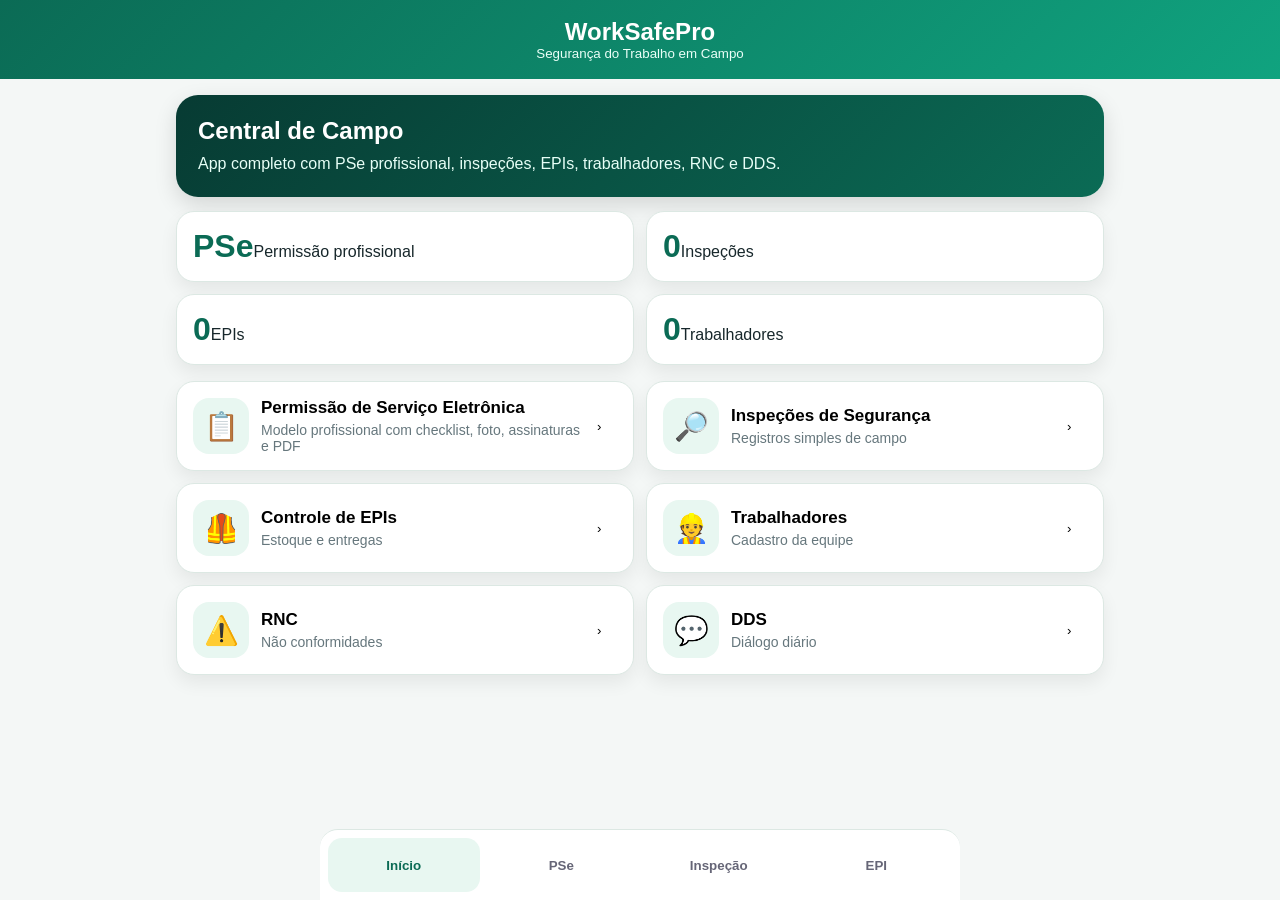
<file: app/src/main/assets/app-full.html>
<!DOCTYPE html><html lang="pt-BR"><head><meta charset="UTF-8"><meta name="viewport" content="width=device-width,initial-scale=1,maximum-scale=1,user-scalable=no"><title>WorkSafePro</title><style>:root{--g:#0b6b55;--g2:#10a37f;--bg:#f4f7f6;--line:#dce8e3;--txt:#17272b;--mut:#66777d}*{box-sizing:border-box}body{margin:0;background:var(--bg);font-family:Arial,sans-serif;color:var(--txt)}.top{background:linear-gradient(135deg,var(--g),var(--g2));color:white;padding:18px;text-align:center;position:sticky;top:0;z-index:10}.top h1{margin:0;font-size:24px}.top small{display:block;color:#eafff8}.main{padding:16px 16px 92px;max-width:960px;margin:auto}.hero{background:linear-gradient(135deg,#073b33,#0b6b55);color:white;border-radius:22px;padding:22px;margin-bottom:14px;box-shadow:0 8px 22px #0002}.hero h2{margin:0 0 8px}.hero p{margin:0;color:#e7fff7;line-height:1.4}.grid{display:grid;grid-template-columns:1fr 1fr;gap:12px}.card,.module,.item{background:white;border:1px solid var(--line);border-radius:18px;padding:16px;box-shadow:0 8px 18px #0001}.card strong{font-size:32px;color:var(--g)}.module{width:100%;display:grid;grid-template-columns:56px 1fr 20px;gap:12px;align-items:center;text-align:left;margin-top:12px}.ico{width:56px;height:56px;border-radius:16px;background:#e8f7f1;display:grid;place-items:center;font-size:28px}.module b{font-size:17px}.module small,.meta{display:block;color:var(--mut);font-size:14px;margin-top:4px}.btn{width:100%;min-height:52px;border:0;border-radius:14px;background:var(--g);color:white;font-weight:900;font-size:16px;margin-top:10px;padding:12px}.btn2{background:white;color:var(--g);border:1px solid #bddbd2}.btnR{background:#fff0f3;color:#b92d40;border:1px solid #f0c1ca}.bottom{position:fixed;bottom:0;left:0;right:0;background:white;border-top:1px solid var(--line);display:grid;grid-template-columns:repeat(4,1fr);gap:6px;padding:8px;z-index:20}.bottom button{border:0;background:white;color:#667;min-height:54px;border-radius:14px;font-weight:900}.bottom button.on{background:#e8f7f1;color:var(--g)}input,textarea,select{width:100%;min-height:50px;border:1px solid #bdcbc5;border-radius:12px;background:white;padding:12px;font-size:16px;margin-top:6px}label{display:block;font-weight:900;color:#43545a;font-size:14px;margin-top:10px}textarea{min-height:90px}.empty{text-align:center;background:white;border:1px dashed #cbd8d3;border-radius:18px;padding:36px 12px;color:var(--mut);margin-top:12px}@media(min-width:760px){.mods{display:grid;grid-template-columns:1fr 1fr;gap:12px}.module{margin-top:0}.bottom{max-width:960px;left:50%;transform:translateX(-50%);border-radius:18px 18px 0 0}}</style></head><body><header class="top"><h1>WorkSafePro</h1><small>Segurança do Trabalho em Campo</small></header><main id="app" class="main"></main><nav class="bottom"><button id="b-home" onclick="go('home')">Início</button><button id="b-pt" onclick="openPse()">PSe</button><button id="b-insp" onclick="go('insp')">Inspeção</button><button id="b-epi" onclick="go('epi')">EPI</button></nav><script>const K='wsp-full-v1';let db=JSON.parse(localStorage.getItem(K)||'{"insps":[],"epis":[],"workers":[],"rncs":[],"dds":[]}');let cur='home';function save(){localStorage.setItem(K,JSON.stringify(db));render()}function esc(s){return String(s||'').replaceAll('&','&amp;').replaceAll('<','&lt;').replaceAll('"','&quot;')}function go(x){cur=x;render();scrollTo(0,0)}function openPse(){location.href='app-pse.html'}function mod(i,t,s,g){return '<button class="module" onclick="'+g+'"><div class="ico">'+i+'</div><div><b>'+t+'</b><small>'+s+'</small></div><div>›</div></button>'}function render(){['home','insp','epi'].forEach(x=>{let b=document.getElementById('b-'+x);if(b)b.classList.toggle('on',cur==x)});if(cur=='home')home();else page(cur)}function home(){app.innerHTML='<div class="hero"><h2>Central de Campo</h2><p>App completo com PSe profissional, inspeções, EPIs, trabalhadores, RNC e DDS.</p></div><div class="grid"><div class="card"><strong>PSe</strong><span>Permissão profissional</span></div><div class="card"><strong>'+db.insps.length+'</strong><span>Inspeções</span></div><div class="card"><strong>'+db.epis.length+'</strong><span>EPIs</span></div><div class="card"><strong>'+db.workers.length+'</strong><span>Trabalhadores</span></div></div><div class="mods" style="margin-top:16px">'+mod('📋','Permissão de Serviço Eletrônica','Modelo profissional com checklist, foto, assinaturas e PDF','openPse()')+mod('🔎','Inspeções de Segurança','Registros simples de campo','go(\'insp\')')+mod('🦺','Controle de EPIs','Estoque e entregas','go(\'epi\')')+mod('👷','Trabalhadores','Cadastro da equipe','go(\'workers\')')+mod('⚠️','RNC','Não conformidades','go(\'rncs\')')+mod('💬','DDS','Diálogo diário','go(\'dds\')')+'</div>'}function title(k){return{insp:'Inspeções de Segurança',epi:'Controle de EPIs',workers:'Trabalhadores',rncs:'Não Conformidades',dds:'DDS'}[k]||'Registros'}function page(k){let arr=db[k]||[];app.innerHTML='<div class="hero"><h2>'+title(k)+'</h2><p>Módulo preservado no app completo. A PSe profissional fica no botão PSe.</p></div><button class="btn" onclick="add(\''+k+'\')">Adicionar registro</button>'+(arr.length?arr.map((x,i)=>'<div class="item"><b>'+esc(x.nome)+'</b><div class="meta">'+esc(x.obs||'Registro salvo offline')+'</div><button class="btn btn2" onclick="edit(\''+k+'\','+i+')">Editar</button><button class="btn btnR" onclick="del(\''+k+'\','+i+')">Apagar</button></div>').join(''):'<div class="empty">Nenhum registro cadastrado.</div>')}function add(k){let nome=prompt('Nome/título do registro:');if(!nome)return;let obs=prompt('Observação:')||'';db[k].unshift({nome,obs});save()}function edit(k,i){let r=db[k][i];let nome=prompt('Nome/título:',r.nome);if(!nome)return;r.nome=nome;r.obs=prompt('Observação:',r.obs)||'';save()}function del(k,i){if(confirm('Apagar registro?')){db[k].splice(i,1);save()}}render()</script></body></html>
</file>
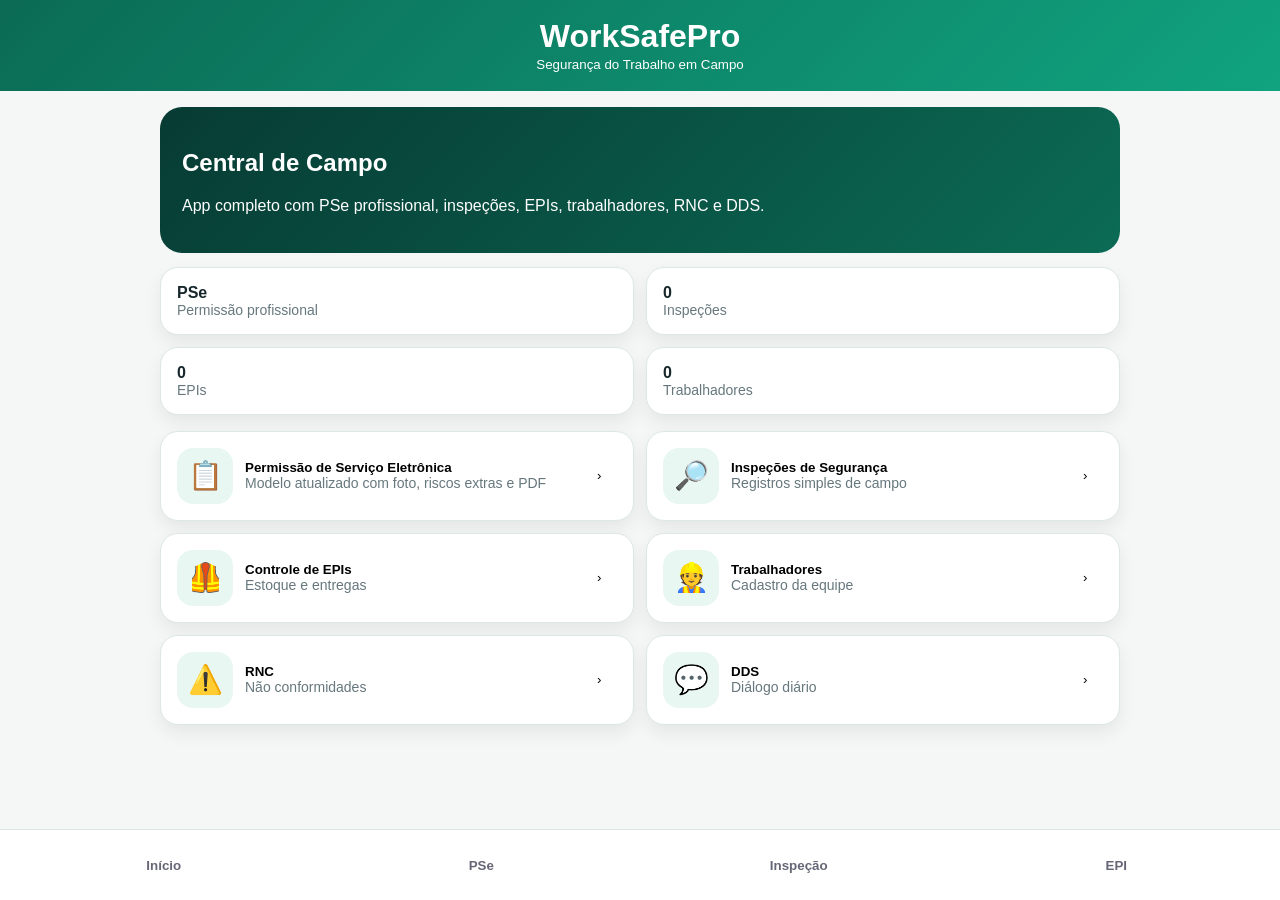
<file: app/src/main/assets/app-full2.html>
<!DOCTYPE html><html lang="pt-BR"><head><meta charset="UTF-8"><meta name="viewport" content="width=device-width,initial-scale=1,maximum-scale=1,user-scalable=no"><title>WorkSafePro</title><style>body{margin:0;background:#f4f7f6;font-family:Arial,sans-serif;color:#17272b}.top{background:linear-gradient(135deg,#0b6b55,#10a37f);color:white;padding:18px;text-align:center;position:sticky;top:0}.top h1{margin:0}.main{padding:16px 16px 92px;max-width:960px;margin:auto}.hero{background:linear-gradient(135deg,#073b33,#0b6b55);color:white;border-radius:22px;padding:22px;margin-bottom:14px}.grid{display:grid;grid-template-columns:1fr 1fr;gap:12px}.card,.module,.item{background:white;border:1px solid #dce8e3;border-radius:18px;padding:16px;box-shadow:0 8px 18px #0001}.module{width:100%;display:grid;grid-template-columns:56px 1fr 20px;gap:12px;align-items:center;text-align:left;margin-top:12px}.ico{width:56px;height:56px;border-radius:16px;background:#e8f7f1;display:grid;place-items:center;font-size:28px}.mut{color:#66777d;font-size:14px}.btn{width:100%;min-height:52px;border:0;border-radius:14px;background:#0b6b55;color:white;font-weight:900;font-size:16px;margin-top:10px}.btn2{background:white;color:#0b6b55;border:1px solid #bddbd2}.btnR{background:#fff0f3;color:#b92d40;border:1px solid #f0c1ca}.bottom{position:fixed;bottom:0;left:0;right:0;background:white;border-top:1px solid #dce8e3;display:grid;grid-template-columns:repeat(4,1fr);gap:6px;padding:8px}.bottom button{border:0;background:white;color:#667;min-height:54px;border-radius:14px;font-weight:900}.empty{text-align:center;background:white;border:1px dashed #cbd8d3;border-radius:18px;padding:36px 12px;color:#667;margin-top:12px}@media(min-width:760px){.mods{display:grid;grid-template-columns:1fr 1fr;gap:12px}.module{margin-top:0}}</style></head><body><header class="top"><h1>WorkSafePro</h1><small>Segurança do Trabalho em Campo</small></header><main id="app" class="main"></main><nav class="bottom"><button onclick="go('home')">Início</button><button onclick="openPse()">PSe</button><button onclick="go('insp')">Inspeção</button><button onclick="go('epi')">EPI</button></nav><script>const K='wsp-full2';let db=JSON.parse(localStorage.getItem(K)||'{"insps":[],"epis":[],"workers":[],"rncs":[],"dds":[]}'),cur='home';function save(){localStorage.setItem(K,JSON.stringify(db));render()}function esc(s){return String(s||'').replaceAll('&','&amp;').replaceAll('<','&lt;').replaceAll('"','&quot;')}function go(x){cur=x;render();scrollTo(0,0)}function openPse(){location.href='app-pse2.html'}function mod(i,t,s,g){return '<button class="module" onclick="'+g+'"><div class="ico">'+i+'</div><div><b>'+t+'</b><div class="mut">'+s+'</div></div><div>›</div></button>'}function render(){if(cur=='home')home();else page(cur)}function home(){app.innerHTML='<div class="hero"><h2>Central de Campo</h2><p>App completo com PSe profissional, inspeções, EPIs, trabalhadores, RNC e DDS.</p></div><div class="grid"><div class="card"><b>PSe</b><div class="mut">Permissão profissional</div></div><div class="card"><b>'+db.insps.length+'</b><div class="mut">Inspeções</div></div><div class="card"><b>'+db.epis.length+'</b><div class="mut">EPIs</div></div><div class="card"><b>'+db.workers.length+'</b><div class="mut">Trabalhadores</div></div></div><div class="mods" style="margin-top:16px">'+mod('📋','Permissão de Serviço Eletrônica','Modelo atualizado com foto, riscos extras e PDF','openPse()')+mod('🔎','Inspeções de Segurança','Registros simples de campo','go(\'insps\')')+mod('🦺','Controle de EPIs','Estoque e entregas','go(\'epis\')')+mod('👷','Trabalhadores','Cadastro da equipe','go(\'workers\')')+mod('⚠️','RNC','Não conformidades','go(\'rncs\')')+mod('💬','DDS','Diálogo diário','go(\'dds\')')+'</div>'}function title(k){return{insps:'Inspeções de Segurança',epis:'Controle de EPIs',workers:'Trabalhadores',rncs:'Não Conformidades',dds:'DDS'}[k]||'Registros'}function page(k){let arr=db[k]||[];app.innerHTML='<div class="hero"><h2>'+title(k)+'</h2><p>Módulo preservado no app completo.</p></div><button class="btn" onclick="add(\''+k+'\')">Adicionar registro</button>'+(arr.length?arr.map((x,i)=>'<div class="item"><b>'+esc(x.nome)+'</b><div class="mut">'+esc(x.obs||'Registro salvo offline')+'</div><button class="btn btn2" onclick="edit(\''+k+'\','+i+')">Editar</button><button class="btn btnR" onclick="del(\''+k+'\','+i+')">Apagar</button></div>').join(''):'<div class="empty">Nenhum registro cadastrado.</div>')}function add(k){let nome=prompt('Nome/título do registro:');if(!nome)return;let obs=prompt('Observação:')||'';db[k].unshift({nome,obs});save()}function edit(k,i){let r=db[k][i],nome=prompt('Nome/título:',r.nome);if(!nome)return;r.nome=nome;r.obs=prompt('Observação:',r.obs)||'';save()}function del(k,i){if(confirm('Apagar registro?')){db[k].splice(i,1);save()}}render()</script></body></html>
</file>
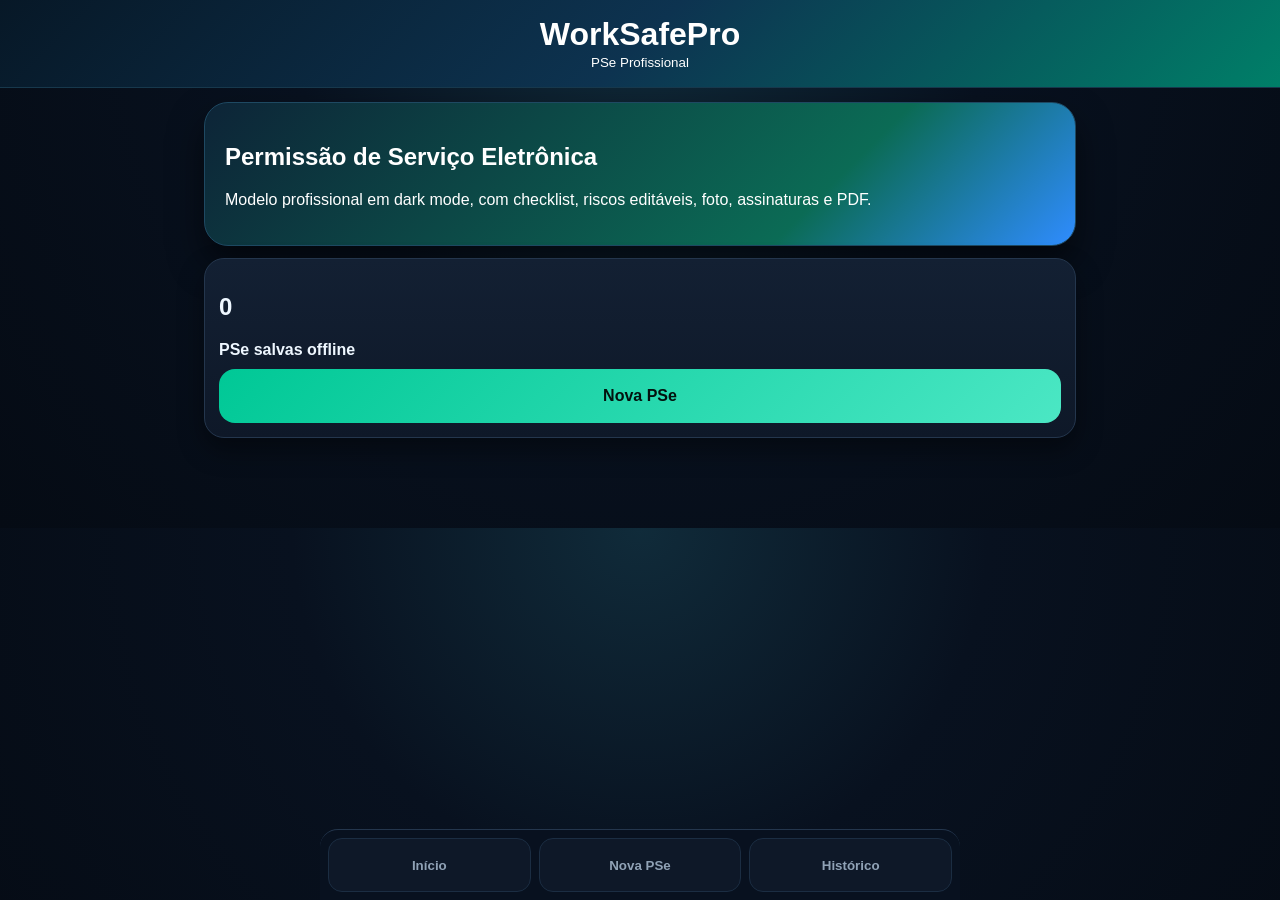
<file: app/src/main/assets/app-pse-dark.html>
<!DOCTYPE html><html lang="pt-BR"><head><meta charset="UTF-8"><meta name="viewport" content="width=device-width,initial-scale=1,maximum-scale=1,user-scalable=no"><title>WorkSafePro PSe</title><style>*{box-sizing:border-box}:root{--bg:#08111f;--card:#111c2e;--card2:#0e1828;--line:#24364d;--txt:#eef7ff;--mut:#9db0c4;--g:#00c896;--b:#2f8cff;--r:#ff4c4c}body{margin:0;background:radial-gradient(circle at top,#102b3a 0,#08111f 42%,#050b14 100%);font-family:Arial,sans-serif;color:var(--txt)}.top{background:linear-gradient(135deg,#071827,#0d3350,#007f68);color:white;padding:16px;text-align:center;position:sticky;top:0;z-index:10;border-bottom:1px solid #17384c}.top h1{margin:0}.main{padding:14px 14px 90px;max-width:900px;margin:auto}.hero{background:linear-gradient(135deg,#0d2437,#0b6b55 70%,#2f8cff);color:white;border:1px solid #1e4962;border-radius:24px;padding:20px;margin-bottom:12px;box-shadow:0 18px 34px #0008}.panel,.record{background:linear-gradient(180deg,#132033,#0e1828);border:1px solid var(--line);border-radius:20px;padding:14px;margin-top:12px;box-shadow:0 12px 26px #0006}.sec{background:linear-gradient(135deg,#003b49,#00c896);color:#04130f;border-radius:12px;padding:10px;font-weight:900;margin:14px 0 10px}.sub{font-size:18px;font-weight:900;border-left:5px solid var(--b);padding-left:10px;margin-top:14px;color:#dff7ff}label{display:block;font-size:13px;font-weight:900;color:#b8c7d8;margin-top:10px}input,select,textarea{width:100%;min-height:50px;border:1px solid #31506d;border-radius:12px;padding:12px;font-size:16px;margin-top:6px;background:#081321;color:var(--txt)}textarea{min-height:90px}.row{display:grid;grid-template-columns:1fr 1fr;gap:10px}.btn{width:100%;min-height:54px;border:0;border-radius:16px;padding:12px;background:linear-gradient(135deg,var(--g),#4be7c4);color:#03120e;font-weight:900;font-size:16px;margin-top:10px}.btn2{background:#0e1828;color:#d8f6ff;border:1px solid #31506d}.btnR{background:#2b1220;color:#ffb4c1;border:1px solid #693044}.mut{color:var(--mut)}.tik{display:inline-flex;justify-content:center;align-items:center;min-width:54px;min-height:42px;border:1px solid #31506d;border-radius:12px;background:#081321;font-weight:900;margin:2px;color:#b8c7d8}.tik input{display:none}.tik:has(input:checked){background:linear-gradient(135deg,#003b49,#00c896);color:#03120e;border-color:var(--g)}.check{width:100%;border-spacing:0 8px}.check td{background:#0b1726;border-top:1px solid var(--line);border-bottom:1px solid var(--line);padding:8px;font-size:14px}.risk{border:1px solid var(--line);border-radius:16px;background:#0b1726;padding:12px;margin-top:10px}.chips{display:flex;flex-wrap:wrap;gap:6px}.chip{display:inline-flex;align-items:center;gap:6px;border:1px solid #31506d;background:#081321;border-radius:999px;padding:9px 11px;font-weight:800;font-size:13px;color:#d8e8f8}.chip input{width:18px;height:18px;min-height:auto;margin:0}.sig{border:1px solid var(--g);border-radius:14px;overflow:hidden;margin-top:8px}.sig canvas{display:block;width:100%;height:160px;background:white;touch-action:none}.sigbar{display:flex;justify-content:space-between;align-items:center;background:#0b2a34;padding:8px}.person{border:1px solid var(--line);border-radius:16px;background:#0b1726;padding:12px;margin-top:10px}.photo{border:1px dashed #31506d;border-radius:16px;min-height:160px;background:#0b1726;display:grid;place-items:center;overflow:hidden;text-align:center;color:var(--mut);margin-top:10px}.photo img{max-width:100%;max-height:280px}.bottom{position:fixed;bottom:0;left:0;right:0;background:#08111f;border-top:1px solid var(--line);display:grid;grid-template-columns:repeat(3,1fr);gap:8px;padding:8px}.bottom button{border:1px solid #1b2d42;background:#0e1828;border-radius:14px;min-height:54px;color:#90a2b6;font-weight:900}@media(min-width:760px){.grid2{display:grid;grid-template-columns:1fr 1fr;gap:10px}.bottom{max-width:900px;left:50%;transform:translateX(-50%);border-radius:18px 18px 0 0}}</style></head><body><header class="top"><h1>WorkSafePro</h1><small>PSe Profissional</small></header><main id="app" class="main"></main><nav class="bottom"><button onclick="go('home')">Início</button><button onclick="novo()">Nova PSe</button><button onclick="go('list')">Histórico</button></nav><script>const K='wsp-pse-dark-v1';let db=JSON.parse(localStorage.getItem(K)||'{"pses":[]}'),tela='home',edit=null,current=null;const geral=['Local desobstruído, com boa visibilidade e acesso adequado?','Local isolado e sinalizado?','Riscos comunicados às equipes no local?','Atividades conflitantes foram suspensas?','Executores aptos para o serviço?','Medidas de controle disponíveis e em boas condições?','Equipamentos/ferramentas em boas condições?','Bloqueio/isolamento de energias perigosas realizado?'];const baseR=[['Projeção de partículas',['Óculos ampla visão','Óculos de segurança','Protetor facial','NA']],['Choque / arco elétrico',['Vestimenta FR','Luva isolante','Ferramenta isolante','Aterramento','DR','NA']],['Incêndio / explosão',['Extintor','Hidrante','Monitoramento de gases','Molhar área','NA']],['Queda de pessoas',['Linha de vida','Trava-quedas','Cinto/talabarte','Ancoragem','Isolamento de área','NA']],['Queda de objetos',['Sinalização','Isolamento','Capacete com jugular','NA']],['Prensagem / corte',['Ferramenta extensora','Mãos afastadas','Luva mecânica','NA']],['Produtos químicos',['Respirador','Luvas impermeáveis','Óculos ampla visão','Bota PVC','Chuveiro/lava-olhos','NA']],['Ruído',['Protetor auditivo plug','Protetor auditivo concha','NA']]];function base(){return{id:'PSE-'+Date.now().toString().slice(-8),auth:Math.floor(1000+Math.random()*9000)+'-'+new Date().toLocaleDateString('pt-BR'),empresa:'',inicio:new Date().toISOString().slice(0,16),fim:'',autenticador:'',tipo:'Não Programada',condicao:'Iniciada',area:'',setor:'',local:'',descricao:'',executantesEmp:'',obs:'',emerg:{ponto:'',tel:'1193',amb:'',radio:''},geral:geral.map(q=>({q,resp:''})),riscos:baseR.map(r=>({nome:r[0],controls:r[1].map(c=>({c,on:false}))})),decl:'Compreendi todas as medidas de prevenção de acidentes e confirmo que estas serão adotadas antes, durante e depois da atividade.',emissor:{},lider:{},trabs:[],evidencia:'',foto:'',status:'Iniciada'}}function save(){localStorage.setItem(K,JSON.stringify(db))}function esc(s){return String(s||'').replaceAll('&','&amp;').replaceAll('<','&lt;').replaceAll('"','&quot;')}function go(x){tela=x;edit=null;render();scrollTo(0,0)}function novo(){edit=null;current=base();tela='form';render()}function editar(i){edit=i;current=JSON.parse(JSON.stringify(db.pses[i]));tela='form';render()}function render(){if(tela=='home')home();else if(tela=='list')lista();else form()}function home(){app.innerHTML='<div class="hero"><h2>Permissão de Serviço Eletrônica</h2><p>Modelo profissional em dark mode, com checklist, riscos editáveis, foto, assinaturas e PDF.</p></div><div class="panel"><h2>'+db.pses.length+'</h2><b>PSe salvas offline</b><button class="btn" onclick="novo()">Nova PSe</button></div>'}function lista(){app.innerHTML='<div class="hero"><h2>Histórico de PSe</h2><p>Editar, apagar ou gerar PDF.</p></div>'+(db.pses.length?db.pses.map((p,i)=>'<div class="record"><b>'+esc(p.id)+' - '+esc(p.empresa)+'</b><div class="mut">'+esc(p.local)+' | '+esc(p.condicao)+'</div><button class="btn btn2" onclick="editar('+i+')">Editar</button><button class="btn" onclick="pdf('+i+')">Gerar PDF</button><button class="btn btnR" onclick="del('+i+')">Apagar</button></div>').join(''):'<div class="panel mut">Nenhuma PSe salva.</div>')}function form(){let p=current||base();app.innerHTML='<div class="hero"><h2>'+(edit!=null?'Editar':'Nova')+' PSe</h2><p>Informações gerais simplificadas.</p></div><div class="panel"><div class="sec">1. Informações Gerais</div>'+inp('Empresa / Planta','empresa',p.empresa)+row(inp('Data / Hora Início','inicio',p.inicio,'datetime-local')+inp('Data / Hora Fim','fim',p.fim,'datetime-local'))+row(inp('Autenticador','autenticador',p.autenticador)+sel('Tipo da Atividade','tipo',p.tipo,['Programada','Não Programada','Emergencial']))+row(sel('Condição da PSe','condicao',p.condicao,['Iniciada','Revalidada','Suspensa','Encerrada'])+inp('Área','area',p.area))+row(inp('Setor','setor',p.setor)+inp('Local da atividade','local',p.local))+txt('Descrição detalhada da atividade','descricao',p.descricao)+inp('Empresas executantes','executantesEmp',p.executantesEmp)+txt('Observações','obs',p.obs)+'</div><div class="panel"><div class="sec">2. Atenção</div><p><b>Emergência, abandono de área ou mudança nas condições de trabalho suspende esta permissão.</b></p></div><div class="panel"><div class="sec">6. Lista Geral de Verificação</div>'+checkTable(p.geral)+'</div><div class="panel"><div class="sec">Emergência</div>'+row(inpe('Ponto de encontro','ponto',p.emerg.ponto)+inpe('Telefone emergência','tel',p.emerg.tel))+row(inpe('Parada de ambulância','amb',p.emerg.amb)+inpe('Canal do rádio','radio',p.emerg.radio))+'</div><div class="panel"><div class="sec">7. Identificação e Controle de Riscos / Medidas Mitigadoras</div><p class="mut">Marque as medidas aplicáveis. Você também pode adicionar novos riscos.</p><div id="riskBox">'+riskBlocks(p.riscos)+'</div><button class="btn btn2" onclick="addRisk()">+ Adicionar risco</button></div><div class="panel"><div class="sec">10. Declaração e Assinaturas</div>'+txt('Declaração','decl',p.decl)+'<div class="sub">Emissor</div>'+person('emissor',p.emissor)+'<div class="sub">Executor Líder</div>'+person('lider',p.lider)+'<div class="sub">Trabalhadores Envolvidos</div><div id="trabs">'+p.trabs.map((t,i)=>person('trab'+i,t,true)).join('')+'</div><button class="btn btn2" onclick="addTrab()">+ Adicionar trabalhador</button><div class="sub">14. Evidência Fotográfica</div>'+txt('Descrição da evidência','evidencia',p.evidencia)+'<input id="cam" type="file" accept="image/*" capture="environment" style="display:none" onchange="loadPhoto(this)"><input id="gal" type="file" accept="image/*" style="display:none" onchange="loadPhoto(this)"><div class="row"><button class="btn" onclick="cam.click()">Tirar foto</button><button class="btn btn2" onclick="gal.click()">Galeria</button></div><div class="photo" id="photoBox">'+(p.foto?'<img src="'+p.foto+'">':'Nenhuma foto adicionada')+'</div><button class="btn btnR" onclick="clearPhoto()">Remover foto</button><button class="btn" onclick="salvar()">Salvar PSe</button><button class="btn btn2" onclick="gerar()">Gerar PDF</button></div>';setupSigs()}function row(x){return '<div class="row">'+x+'</div>'}function inp(l,k,v,t='text'){return '<label>'+l+'<input id="'+k+'" type="'+t+'" value="'+esc(v)+'"></label>'}function inpe(l,k,v){return '<label>'+l+'<input id="em_'+k+'" value="'+esc(v)+'"></label>'}function txt(l,k,v){return '<label>'+l+'<textarea id="'+k+'">'+esc(v)+'</textarea></label>'}function sel(l,k,v,ops){return '<label>'+l+'<select id="'+k+'">'+ops.map(o=>'<option '+(o==v?'selected':'')+'>'+o+'</option>').join('')+'</select></label>'}function tik(n,v,c){return '<label class="tik"><input type="radio" name="'+n+'" value="'+v+'" '+(c==v?'checked':'')+'> '+v+'</label>'}function checkTable(items){return '<table class="check">'+items.map((it,i)=>'<tr><td>'+esc(it.q)+'</td><td>'+tik('g'+i,'S',it.resp)+'</td><td>'+tik('g'+i,'N',it.resp)+'</td><td>'+tik('g'+i,'NA',it.resp)+'</td></tr>').join('')+'</table>'}function riskBlocks(rs){return rs.map(r=>'<div class="risk"><b>'+esc(r.nome)+'</b><button class="btn btnR" onclick="this.closest(\'.risk\').remove()">Apagar risco</button><div class="chips">'+r.controls.map(c=>'<label class="chip"><input type="checkbox" '+(c.on?'checked':'')+'> '+esc(c.c)+'</label>').join('')+'</div><button class="btn btn2" onclick="addControl(this)">+ Medida</button></div>').join('')}function addRisk(){let nome=prompt('Nome do risco:');if(!nome)return;let med=(prompt('Medidas separadas por vírgula:')||'NA').split(',').map(x=>x.trim()).filter(Boolean);riskBox.insertAdjacentHTML('beforeend',riskBlocks([{nome,controls:med.map(c=>({c,on:false}))}]))}function addControl(b){let m=prompt('Nova medida de controle:');if(!m)return;b.previousElementSibling.insertAdjacentHTML('beforeend','<label class="chip"><input type="checkbox"> '+esc(m)+'</label>')}function person(pr,p={},rem){return '<div class="person"><label>Nome<input id="'+pr+'_nome" value="'+esc(p.nome||'')+'"></label>'+row(inpP(pr,'Função','funcao',p.funcao)+inpP(pr,'Matrícula','mat',p.mat))+'<label>Assinatura</label>'+sig(pr+'_sig')+(rem?'<button class="btn btnR" onclick="this.closest(\'.person\').remove()">Remover trabalhador</button>':'')+'</div>'}function inpP(pr,l,k,v){return '<label>'+l+'<input id="'+pr+'_'+k+'" value="'+esc(v||'')+'"></label>'}function sig(id){return '<div class="sig" data-sig="'+id+'"><canvas></canvas><div class="sigbar"><span class="mut">Assine com o dedo</span><button class="btn btn2" style="width:auto;margin:0;min-height:40px" onclick="clearSig(this)">Limpar</button></div></div>'}function setupSigs(){document.querySelectorAll('.sig').forEach(box=>{if(box.ok)return;box.ok=1;let c=box.querySelector('canvas'),ctx=c.getContext('2d'),down=false,last=null;function size(){let r=c.getBoundingClientRect(),d=devicePixelRatio||1;c.width=r.width*d;c.height=r.height*d;ctx.setTransform(d,0,0,d,0,0);ctx.strokeStyle='#263ccf';ctx.lineWidth=3;ctx.lineCap='round';ctx.lineJoin='round'}function pos(e){let r=c.getBoundingClientRect(),t=e.touches?e.touches[0]:e;return{x:t.clientX-r.left,y:t.clientY-r.top}}function start(e){e.preventDefault();if(!c.width)size();down=true;last=pos(e)}function move(e){if(!down)return;e.preventDefault();let p=pos(e);ctx.beginPath();ctx.moveTo(last.x,last.y);ctx.lineTo(p.x,p.y);ctx.stroke();last=p}function end(){down=false}setTimeout(size,80);c.addEventListener('touchstart',start,{passive:false});c.addEventListener('touchmove',move,{passive:false});c.addEventListener('touchend',end);c.addEventListener('mousedown',start);c.addEventListener('mousemove',move);window.addEventListener('mouseup',end)})}function getSig(id){let b=document.querySelector('[data-sig="'+id+'"]');return b&&b.querySelector('canvas').width?b.querySelector('canvas').toDataURL('image/png'):''}function clearSig(btn){let c=btn.closest('.sig').querySelector('canvas');c.getContext('2d').clearRect(0,0,c.width,c.height)}function addTrab(){let n=document.querySelectorAll('#trabs .person').length;trabs.insertAdjacentHTML('beforeend',person('trab'+n,{},true));setupSigs()}function loadPhoto(i){let f=i.files&&i.files[0];if(!f)return;let r=new FileReader();r.onload=()=>{current=current||base();current.foto=r.result;photoBox.innerHTML='<img src="'+r.result+'">'};r.readAsDataURL(f)}function clearPhoto(){current=current||base();current.foto='';photoBox.innerHTML='Nenhuma foto adicionada'}function collect(){let p=current||base();['empresa','inicio','fim','autenticador','tipo','condicao','area','setor','local','descricao','executantesEmp','obs','decl','evidencia'].forEach(k=>p[k]=document.getElementById(k)?.value||'');p.emerg={ponto:em_ponto.value,tel:em_tel.value,amb:em_amb.value,radio:em_radio.value};p.geral=geral.map((q,i)=>({q,resp:(document.querySelector('input[name="g'+i+'"]:checked')||{}).value||''}));p.riscos=[...document.querySelectorAll('#riskBox .risk')].map(box=>({nome:box.querySelector('b').textContent,controls:[...box.querySelectorAll('.chip')].map(ch=>({c:ch.textContent.trim(),on:ch.querySelector('input').checked}))}));p.emissor=readP('emissor');p.lider=readP('lider');p.trabs=[...document.querySelectorAll('#trabs .person')].map((x,i)=>readP('trab'+i)).filter(x=>x.nome);p.status=p.condicao;return p}function readP(pr){return{nome:document.getElementById(pr+'_nome')?.value||'',funcao:document.getElementById(pr+'_funcao')?.value||'',mat:document.getElementById(pr+'_mat')?.value||'',sig:getSig(pr+'_sig'),dt:new Date().toLocaleString('pt-BR')}}function salvar(){let p=collect();if(!p.empresa||!p.local||!p.descricao)return alert('Preencha empresa, local e descrição.');if(edit!=null)db.pses[edit]=p;else{db.pses.unshift(p);edit=0}save();alert('PSe salva.');go('list')}function del(i){if(confirm('Apagar?')){db.pses.splice(i,1);save();lista()}}function gerar(){renderPdf(collect())}function pdf(i){renderPdf(db.pses[i])}function fmt(v){return v?new Date(v).toLocaleString('pt-BR'):'--'}function mark(v,c){return v==c?'X':''}function renderPdf(p){let checks=p.geral.map(x=>'<tr><td>'+esc(x.q)+'</td><td>'+mark(x.resp,'S')+'</td><td>'+mark(x.resp,'N')+'</td><td>'+mark(x.resp,'NA')+'</td></tr>').join('');let risks=p.riscos.map(r=>'<div class="blk"><b>'+esc(r.nome)+'</b><br>'+r.controls.map(c=>'('+(c.on?'X':' ')+') '+esc(c.c)).join(' &nbsp; ')+'</div>').join('');let people=(t,a)=>'<h3>'+t+'</h3><table><tr><th>Nome</th><th>Função</th><th>Matrícula</th><th>Assinatura</th></tr>'+a.map(x=>'<tr><td>'+esc(x.nome)+'</td><td>'+esc(x.funcao)+'</td><td>'+esc(x.mat)+'</td><td>'+(x.sig?'<img class="sigp" src="'+x.sig+'"><br><small>'+esc(x.dt)+'</small>':'')+'</td></tr>').join('')+'</table>';let html='<html><head><title>PSe</title><style>@page{size:A4;margin:10mm}body{font-family:Arial;font-size:11px;color:#0d1b2e}.head{display:grid;grid-template-columns:1fr 2fr 1fr;border:2px solid #0d1b2e;align-items:center}.logo{text-align:center;font-size:22px;font-weight:900;color:#00a77d}.ttl{background:linear-gradient(135deg,#0d1b2e,#0b6b55,#2f8cff);color:#fff;text-align:center;font-size:20px;font-weight:900;padding:16px 8px}.ids{text-align:center;font-weight:900}.warn{border:1px solid #0d1b2e;background:#e9f7ff;text-align:center;font-weight:900;padding:6px;margin:6px 0}h3{background:#0d1b2e;color:white;border-left:8px solid #00c896;padding:7px;margin:8px 0 0}table{width:100%;border-collapse:collapse}td,th{border:1px solid #0d1b2e;padding:5px;vertical-align:top}th{background:#e9f7ff}.blk{border:1px solid #0d1b2e;padding:5px;border-top:0}.sigp{max-width:130px;max-height:70px}.foto{max-width:100%;max-height:430px;border:1px solid #0d1b2e}</style></head><body><div class="head"><div class="logo">WorkSafePro</div><div class="ttl">Permissão de Serviço Eletrônica</div><div class="ids">Nº ID PSe:<br>'+esc(p.id)+'<br>Autenticação:<br>'+esc(p.auth)+'</div></div><div class="warn">EMERGÊNCIA, ABANDONO DE ÁREA OU MUDANÇA NAS CONDIÇÕES DE TRABALHO SUSPENDE ESTA PERMISSÃO.</div><h3>1. Informações Gerais</h3><table><tr><td><b>Empresa</b><br>'+esc(p.empresa)+'</td><td><b>Início</b><br>'+fmt(p.inicio)+'</td><td><b>Fim</b><br>'+fmt(p.fim)+'</td></tr><tr><td><b>Autenticador</b><br>'+esc(p.autenticador)+'</td><td><b>Tipo</b><br>'+esc(p.tipo)+'</td><td><b>Condição</b><br>'+esc(p.condicao)+'</td></tr><tr><td><b>Área</b><br>'+esc(p.area)+'</td><td><b>Setor</b><br>'+esc(p.setor)+'</td><td><b>Local</b><br>'+esc(p.local)+'</td></tr><tr><td colspan="3"><b>Descrição</b><br>'+esc(p.descricao)+'</td></tr><tr><td colspan="3"><b>Executantes</b><br>'+esc(p.executantesEmp)+'</td></tr><tr><td colspan="3"><b>Observações</b><br>'+esc(p.obs)+'</td></tr></table><h3>6. Lista Geral de Verificação</h3><table><tr><th>Quesito</th><th>Sim</th><th>Não</th><th>N/A</th></tr>'+checks+'</table><h3>7. Identificação e Controle de Riscos / Medidas Mitigadoras</h3>'+risks+'<h3>8. Emergência</h3><p>Telefone: '+esc(p.emerg.tel)+' | Ponto de encontro: '+esc(p.emerg.ponto)+' | Ambulância: '+esc(p.emerg.amb)+' | Rádio: '+esc(p.emerg.radio)+'</p><h3>10. Declaração</h3><p>'+esc(p.decl)+'</p>'+people('11. Emissor',[p.emissor])+people('12. Executor Líder',[p.lider])+people('13. Trabalhadores Envolvidos',p.trabs)+'<h3>14. Evidência Fotográfica</h3><p>'+esc(p.evidencia||'--')+'</p>'+(p.foto?'<img class="foto" src="'+p.foto+'">':'--')+'<script>setTimeout(function(){print()},500)<\/script></body></html>';let w=open('','_blank');w.document.write(html);w.document.close()}render()</script></body></html>
</file>
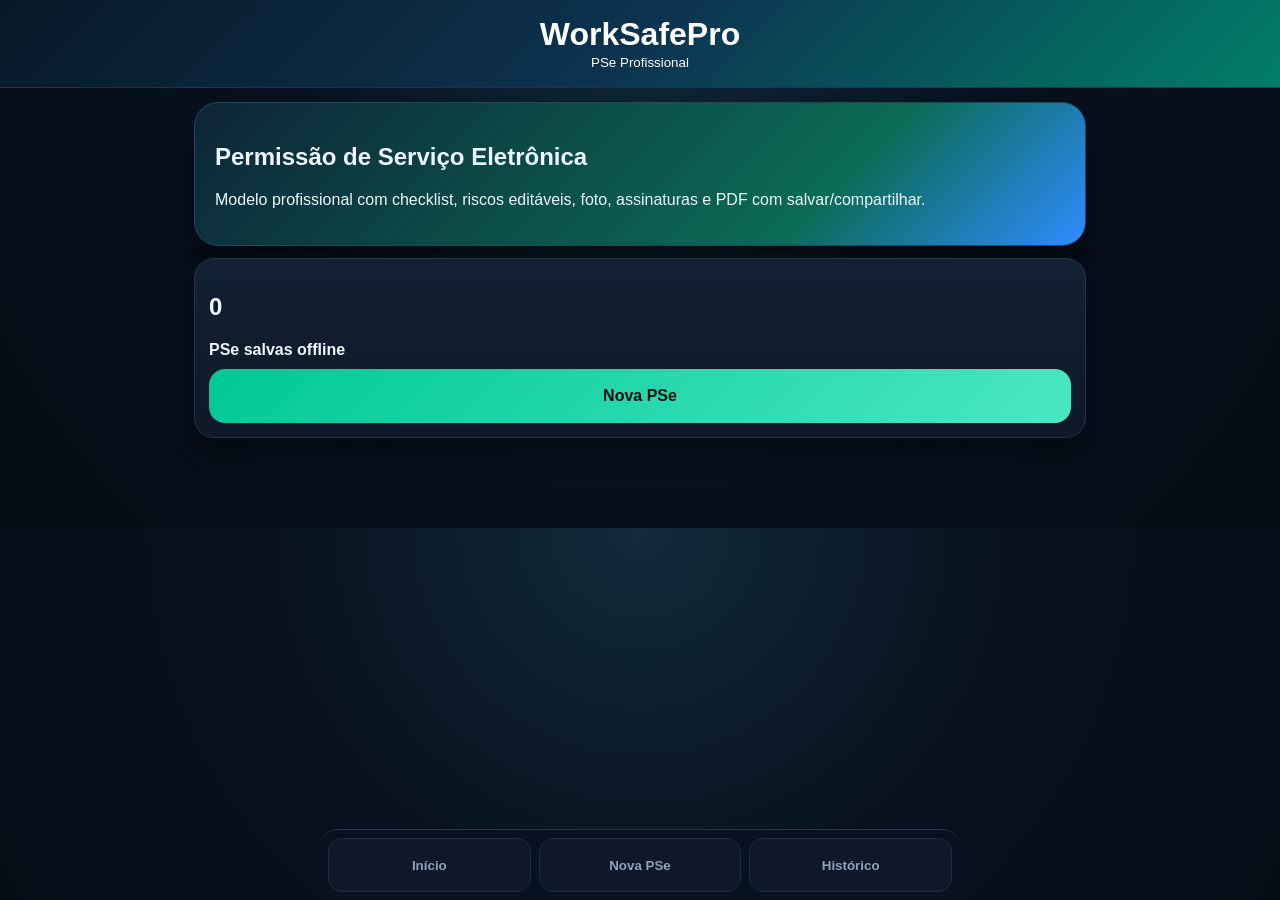
<file: app/src/main/assets/app-pse-dark2.html>
<!DOCTYPE html><html lang="pt-BR"><head><meta charset="UTF-8"><meta name="viewport" content="width=device-width,initial-scale=1,maximum-scale=1,user-scalable=no"><title>WorkSafePro PSe</title><style>*{box-sizing:border-box}:root{--bg:#08111f;--card:#111c2e;--line:#24364d;--txt:#eef7ff;--mut:#9db0c4;--g:#00c896;--b:#2f8cff;--r:#ff4c4c}body{margin:0;background:radial-gradient(circle at top,#102b3a,#08111f 45%,#050b14);font-family:Arial,sans-serif;color:var(--txt)}.top{background:linear-gradient(135deg,#071827,#0d3350,#007f68);color:white;padding:16px;text-align:center;position:sticky;top:0;z-index:10;border-bottom:1px solid #17384c}.top h1{margin:0}.main{padding:14px 14px 90px;max-width:920px;margin:auto}.hero{background:linear-gradient(135deg,#0d2437,#0b6b55 70%,#2f8cff);border:1px solid #1e4962;border-radius:24px;padding:20px;margin-bottom:12px;box-shadow:0 18px 34px #0008}.panel,.record{background:linear-gradient(180deg,#132033,#0e1828);border:1px solid var(--line);border-radius:20px;padding:14px;margin-top:12px;box-shadow:0 12px 26px #0006}.sec{background:linear-gradient(135deg,#003b49,#00c896);color:#04130f;border-radius:12px;padding:10px;font-weight:900;margin:14px 0 10px}.sub{font-size:18px;font-weight:900;border-left:5px solid var(--b);padding-left:10px;margin-top:14px;color:#dff7ff}label{display:block;font-size:13px;font-weight:900;color:#b8c7d8;margin-top:10px}input,select,textarea{width:100%;min-height:50px;border:1px solid #31506d;border-radius:12px;padding:12px;font-size:16px;margin-top:6px;background:#081321;color:var(--txt)}textarea{min-height:90px}.row{display:grid;grid-template-columns:1fr 1fr;gap:10px}.btn{width:100%;min-height:54px;border:0;border-radius:16px;padding:12px;background:linear-gradient(135deg,var(--g),#4be7c4);color:#03120e;font-weight:900;font-size:16px;margin-top:10px}.btn2{background:#0e1828;color:#d8f6ff;border:1px solid #31506d}.btnR{background:#2b1220;color:#ffb4c1;border:1px solid #693044}.mut{color:var(--mut)}.tik{display:inline-flex;justify-content:center;align-items:center;min-width:54px;min-height:42px;border:1px solid #31506d;border-radius:12px;background:#081321;font-weight:900;margin:2px;color:#b8c7d8}.tik input{display:none}.tik:has(input:checked){background:linear-gradient(135deg,#003b49,#00c896);color:#03120e;border-color:var(--g)}.check{width:100%;border-spacing:0 8px}.check td{background:#0b1726;border-top:1px solid var(--line);border-bottom:1px solid var(--line);padding:8px;font-size:14px}.risk,.person{border:1px solid var(--line);border-radius:16px;background:#0b1726;padding:12px;margin-top:10px}.chips{display:flex;flex-wrap:wrap;gap:6px}.chip{display:inline-flex;align-items:center;gap:6px;border:1px solid #31506d;background:#081321;border-radius:999px;padding:9px 11px;font-weight:800;font-size:13px;color:#d8e8f8}.chip input{width:18px;height:18px;min-height:auto;margin:0}.sig{border:1px solid var(--g);border-radius:14px;overflow:hidden;margin-top:8px}.sig canvas{display:block;width:100%;height:160px;background:white;touch-action:none}.sigbar{display:flex;justify-content:space-between;align-items:center;background:#0b2a34;padding:8px}.photo{border:1px dashed #31506d;border-radius:16px;min-height:160px;background:#0b1726;display:grid;place-items:center;overflow:hidden;text-align:center;color:var(--mut);margin-top:10px}.photo img{max-width:100%;max-height:280px}.bottom{position:fixed;bottom:0;left:0;right:0;background:#08111f;border-top:1px solid var(--line);display:grid;grid-template-columns:repeat(3,1fr);gap:8px;padding:8px}.bottom button{border:1px solid #1b2d42;background:#0e1828;border-radius:14px;min-height:54px;color:#90a2b6;font-weight:900}@media(min-width:760px){.row3{display:grid;grid-template-columns:1fr 1fr 1fr;gap:10px}.bottom{max-width:920px;left:50%;transform:translateX(-50%);border-radius:18px 18px 0 0}}</style></head><body><header class="top"><h1>WorkSafePro</h1><small>PSe Profissional</small></header><main id="app" class="main"></main><nav class="bottom"><button onclick="go('home')">Início</button><button onclick="novo()">Nova PSe</button><button onclick="go('list')">Histórico</button></nav><script>const K='wsp-pse-dark-v2';let db=JSON.parse(localStorage.getItem(K)||'{"pses":[]}'),tela='home',edit=null,current=null;const geral=['Local desobstruído, com boa visibilidade e acesso adequado?','Local isolado e sinalizado?','Riscos comunicados às equipes no local?','Atividades conflitantes foram suspensas?','Executores aptos para o serviço?','Medidas de controle disponíveis e em boas condições?','Equipamentos/ferramentas em boas condições?','Bloqueio/isolamento de energias perigosas realizado?'];const baseR=[['Projeção de partículas',['Óculos ampla visão','Óculos de segurança','Protetor facial','NA']],['Choque / arco elétrico',['Vestimenta FR','Luva isolante','Ferramenta isolante','Aterramento','DR','NA']],['Incêndio / explosão',['Extintor','Hidrante','Monitoramento de gases','Molhar área','NA']],['Queda de pessoas',['Linha de vida','Trava-quedas','Cinto/talabarte','Ancoragem','Isolamento de área','NA']],['Queda de objetos',['Sinalização','Isolamento','Capacete com jugular','NA']],['Prensagem / corte',['Ferramenta extensora','Mãos afastadas','Luva mecânica','NA']],['Produtos químicos',['Respirador','Luvas impermeáveis','Óculos ampla visão','Bota PVC','Chuveiro/lava-olhos','NA']],['Ruído',['Protetor auditivo plug','Protetor auditivo concha','NA']]];function base(){return{id:'PSE-'+Date.now().toString().slice(-8),auth:Math.floor(1000+Math.random()*9000)+'-'+new Date().toLocaleDateString('pt-BR'),empresa:'',inicio:new Date().toISOString().slice(0,16),fim:'',autenticador:'',tipo:'Não Programada',condicao:'Iniciada',area:'',setor:'',local:'',descricao:'',executantesEmp:'',obs:'',emerg:{ponto:'',tel:'1193',amb:'',radio:''},geral:geral.map(q=>({q,resp:''})),riscos:baseR.map(r=>({nome:r[0],controls:r[1].map(c=>({c,on:false}))})),decl:'Compreendi todas as medidas de prevenção de acidentes e confirmo que estas serão adotadas antes, durante e depois da atividade.',emissor:{},lider:{},trabs:[],evidencia:'',foto:'',status:'Iniciada'}}function save(){localStorage.setItem(K,JSON.stringify(db))}function esc(s){return String(s||'').replaceAll('&','&amp;').replaceAll('<','&lt;').replaceAll('"','&quot;')}function go(x){tela=x;edit=null;render();scrollTo(0,0)}function novo(){edit=null;current=base();tela='form';render()}function editar(i){edit=i;current=JSON.parse(JSON.stringify(db.pses[i]));tela='form';render()}function render(){if(tela==='home')home();else if(tela==='list')lista();else form()}function home(){app.innerHTML='<div class="hero"><h2>Permissão de Serviço Eletrônica</h2><p>Modelo profissional com checklist, riscos editáveis, foto, assinaturas e PDF com salvar/compartilhar.</p></div><div class="panel"><h2>'+db.pses.length+'</h2><b>PSe salvas offline</b><button class="btn" onclick="novo()">Nova PSe</button></div>'}function lista(){app.innerHTML='<div class="hero"><h2>Histórico de PSe</h2><p>Editar, salvar PDF, compartilhar ou apagar.</p></div>'+(db.pses.length?db.pses.map((p,i)=>'<div class="record"><b>'+esc(p.id)+' - '+esc(p.empresa)+'</b><div class="mut">'+esc(p.local)+' | '+esc(p.condicao)+'</div><button class="btn btn2" onclick="editar('+i+')">Editar</button><button class="btn" onclick="salvarPdf('+i+')">Salvar PDF</button><button class="btn btn2" onclick="compartilhar('+i+')">Compartilhar</button><button class="btn btnR" onclick="del('+i+')">Apagar</button></div>').join(''):'<div class="panel mut">Nenhuma PSe salva.</div>')}function form(){let p=current||base();app.innerHTML='<div class="hero"><h2>'+(edit!=null?'Editar':'Nova')+' PSe</h2><p>Preencha, assine, adicione foto e salve em PDF.</p></div><div class="panel"><div class="sec">1. Informações Gerais</div>'+inp('Empresa / Planta','empresa',p.empresa)+row(inp('Data / Hora Início','inicio',p.inicio,'datetime-local')+inp('Data / Hora Fim','fim',p.fim,'datetime-local'))+row(inp('Autenticador','autenticador',p.autenticador)+sel('Tipo da Atividade','tipo',p.tipo,['Programada','Não Programada','Emergencial']))+row(sel('Condição da PSe','condicao',p.condicao,['Iniciada','Revalidada','Suspensa','Encerrada'])+inp('Área','area',p.area))+row(inp('Setor','setor',p.setor)+inp('Local da atividade','local',p.local))+txt('Descrição detalhada da atividade','descricao',p.descricao)+inp('Empresas executantes','executantesEmp',p.executantesEmp)+txt('Observações','obs',p.obs)+'</div><div class="panel"><div class="sec">2. Atenção</div><p><b>Emergência, abandono de área ou mudança nas condições de trabalho suspende esta permissão.</b></p></div><div class="panel"><div class="sec">6. Lista Geral de Verificação</div>'+checkTable(p.geral)+'</div><div class="panel"><div class="sec">Emergência</div>'+row(inpe('Ponto de encontro','ponto',p.emerg.ponto)+inpe('Telefone emergência','tel',p.emerg.tel))+row(inpe('Parada de ambulância','amb',p.emerg.amb)+inpe('Canal do rádio','radio',p.emerg.radio))+'</div><div class="panel"><div class="sec">7. Identificação e Controle de Riscos / Medidas Mitigadoras</div><p class="mut">Marque as medidas aplicáveis. Você também pode adicionar novos riscos.</p><div id="riskBox">'+riskBlocks(p.riscos)+'</div><button class="btn btn2" onclick="addRisk()">+ Adicionar risco</button></div><div class="panel"><div class="sec">10. Declaração e Assinaturas</div>'+txt('Declaração','decl',p.decl)+'<div class="sub">Emissor</div>'+person('emissor',p.emissor)+'<div class="sub">Executor Líder</div>'+person('lider',p.lider)+'<div class="sub">Trabalhadores Envolvidos</div><div id="trabs">'+p.trabs.map((t,i)=>person('trab'+i,t,true)).join('')+'</div><button class="btn btn2" onclick="addTrab()">+ Adicionar trabalhador</button><div class="sub">14. Evidência Fotográfica</div>'+txt('Descrição da evidência','evidencia',p.evidencia)+'<input id="cam" type="file" accept="image/*" capture="environment" style="display:none" onchange="loadPhoto(this)"><input id="gal" type="file" accept="image/*" style="display:none" onchange="loadPhoto(this)"><div class="row"><button class="btn" onclick="cam.click()">Tirar foto</button><button class="btn btn2" onclick="gal.click()">Galeria</button></div><div class="photo" id="photoBox">'+(p.foto?'<img src="'+p.foto+'">':'Nenhuma foto adicionada')+'</div><button class="btn btnR" onclick="clearPhoto()">Remover foto</button><button class="btn" onclick="salvar()">Salvar PSe</button><button class="btn btn2" onclick="salvarPdfAtual()">Salvar PDF</button><button class="btn btn2" onclick="compartilharAtual()">Compartilhar</button></div>';setupSigs()}function row(x){return '<div class="row">'+x+'</div>'}function inp(l,k,v,t='text'){return '<label>'+l+'<input id="'+k+'" type="'+t+'" value="'+esc(v)+'"></label>'}function inpe(l,k,v){return '<label>'+l+'<input id="em_'+k+'" value="'+esc(v)+'"></label>'}function txt(l,k,v){return '<label>'+l+'<textarea id="'+k+'">'+esc(v)+'</textarea></label>'}function sel(l,k,v,ops){return '<label>'+l+'<select id="'+k+'">'+ops.map(o=>'<option '+(o==v?'selected':'')+'>'+o+'</option>').join('')+'</select></label>'}function tik(n,v,c){return '<label class="tik"><input type="radio" name="'+n+'" value="'+v+'" '+(c==v?'checked':'')+'> '+v+'</label>'}function checkTable(items){return '<table class="check">'+items.map((it,i)=>'<tr><td>'+esc(it.q)+'</td><td>'+tik('g'+i,'S',it.resp)+'</td><td>'+tik('g'+i,'N',it.resp)+'</td><td>'+tik('g'+i,'NA',it.resp)+'</td></tr>').join('')+'</table>'}function riskBlocks(rs){return rs.map(r=>'<div class="risk"><b>'+esc(r.nome)+'</b><button class="btn btnR" onclick="this.closest(\'.risk\').remove()">Apagar risco</button><div class="chips">'+r.controls.map(c=>'<label class="chip"><input type="checkbox" '+(c.on?'checked':'')+'> '+esc(c.c)+'</label>').join('')+'</div><button class="btn btn2" onclick="addControl(this)">+ Medida</button></div>').join('')}function addRisk(){let nome=prompt('Nome do risco:');if(!nome)return;let med=(prompt('Medidas separadas por vírgula:')||'NA').split(',').map(x=>x.trim()).filter(Boolean);riskBox.insertAdjacentHTML('beforeend',riskBlocks([{nome,controls:med.map(c=>({c,on:false}))}]))}function addControl(b){let m=prompt('Nova medida de controle:');if(!m)return;b.previousElementSibling.insertAdjacentHTML('beforeend','<label class="chip"><input type="checkbox"> '+esc(m)+'</label>')}function person(pr,p={},rem){return '<div class="person"><label>Nome<input id="'+pr+'_nome" value="'+esc(p.nome||'')+'"></label>'+row(inpP(pr,'Função','funcao',p.funcao)+inpP(pr,'Matrícula','mat',p.mat))+'<label>Assinatura</label>'+sig(pr+'_sig')+(rem?'<button class="btn btnR" onclick="this.closest(\'.person\').remove()">Remover trabalhador</button>':'')+'</div>'}function inpP(pr,l,k,v){return '<label>'+l+'<input id="'+pr+'_'+k+'" value="'+esc(v||'')+'"></label>'}function sig(id){return '<div class="sig" data-sig="'+id+'"><canvas></canvas><div class="sigbar"><span class="mut">Assine com o dedo</span><button class="btn btn2" style="width:auto;margin:0;min-height:40px" onclick="clearSig(this)">Limpar</button></div></div>'}function setupSigs(){document.querySelectorAll('.sig').forEach(box=>{if(box.ok)return;box.ok=1;let c=box.querySelector('canvas'),ctx=c.getContext('2d'),down=false,last=null;function size(){let r=c.getBoundingClientRect(),d=devicePixelRatio||1;c.width=r.width*d;c.height=r.height*d;ctx.setTransform(d,0,0,d,0,0);ctx.strokeStyle='#263ccf';ctx.lineWidth=3;ctx.lineCap='round';ctx.lineJoin='round'}function pos(e){let r=c.getBoundingClientRect(),t=e.touches?e.touches[0]:e;return{x:t.clientX-r.left,y:t.clientY-r.top}}function start(e){e.preventDefault();if(!c.width)size();down=true;last=pos(e)}function move(e){if(!down)return;e.preventDefault();let p=pos(e);ctx.beginPath();ctx.moveTo(last.x,last.y);ctx.lineTo(p.x,p.y);ctx.stroke();last=p}function end(){down=false}setTimeout(size,80);c.addEventListener('touchstart',start,{passive:false});c.addEventListener('touchmove',move,{passive:false});c.addEventListener('touchend',end);c.addEventListener('mousedown',start);c.addEventListener('mousemove',move);window.addEventListener('mouseup',end)})}function getSig(id){let b=document.querySelector('[data-sig="'+id+'"]');return b&&b.querySelector('canvas').width?b.querySelector('canvas').toDataURL('image/jpeg',0.55):''}function clearSig(btn){let c=btn.closest('.sig').querySelector('canvas');c.getContext('2d').clearRect(0,0,c.width,c.height)}function addTrab(){let n=document.querySelectorAll('#trabs .person').length;trabs.insertAdjacentHTML('beforeend',person('trab'+n,{},true));setupSigs()}function loadPhoto(i){let f=i.files&&i.files[0];if(!f)return;let r=new FileReader();r.onload=()=>{compressImage(r.result,900,700,0.65).then(img=>{current=current||base();current.foto=img;photoBox.innerHTML='<img src="'+img+'">'}).catch(()=>{current=current||base();current.foto=r.result;photoBox.innerHTML='<img src="'+r.result+'">'});};r.readAsDataURL(f)}function clearPhoto(){current=current||base();current.foto='';photoBox.innerHTML='Nenhuma foto adicionada'}function collect(){let p=current||base();['empresa','inicio','fim','autenticador','tipo','condicao','area','setor','local','descricao','executantesEmp','obs','decl','evidencia'].forEach(k=>p[k]=document.getElementById(k)?.value||'');p.emerg={ponto:em_ponto.value,tel:em_tel.value,amb:em_amb.value,radio:em_radio.value};p.geral=geral.map((q,i)=>({q,resp:(document.querySelector('input[name="g'+i+'"]:checked')||{}).value||''}));p.riscos=[...document.querySelectorAll('#riskBox .risk')].map(box=>({nome:box.querySelector('b').textContent,controls:[...box.querySelectorAll('.chip')].map(ch=>({c:ch.textContent.trim(),on:ch.querySelector('input').checked}))}));p.emissor=readP('emissor');p.lider=readP('lider');p.trabs=[...document.querySelectorAll('#trabs .person')].map((x,i)=>readP('trab'+i)).filter(x=>x.nome);p.status=p.condicao;return p}function readP(pr){return{nome:document.getElementById(pr+'_nome')?.value||'',funcao:document.getElementById(pr+'_funcao')?.value||'',mat:document.getElementById(pr+'_mat')?.value||'',sig:getSig(pr+'_sig'),dt:new Date().toLocaleString('pt-BR')}}function salvar(){let p=collect();if(!p.empresa||!p.local||!p.descricao)return alert('Preencha empresa, local e descrição.');if(edit!=null)db.pses[edit]=p;else{db.pses.unshift(p);edit=0}save();alert('PSe salva.');go('list')}function del(i){if(confirm('Apagar?')){db.pses.splice(i,1);save();lista()}}async function compressImage(dataUrl,maxW,maxH,q){return new Promise((resolve,reject)=>{if(!dataUrl||!dataUrl.startsWith('data:image'))return resolve(dataUrl||'');let img=new Image();img.onload=()=>{try{let ratio=Math.min(maxW/img.width,maxH/img.height,1);let c=document.createElement('canvas');c.width=Math.max(1,Math.round(img.width*ratio));c.height=Math.max(1,Math.round(img.height*ratio));let ctx=c.getContext('2d');ctx.drawImage(img,0,0,c.width,c.height);resolve(c.toDataURL('image/jpeg',q));}catch(e){reject(e)}};img.onerror=reject;img.src=dataUrl;});}async function prepareNative(p){let x=JSON.parse(JSON.stringify(p));if(x.foto)x.foto=await compressImage(x.foto,900,700,0.6);if(x.emissor&&x.emissor.sig)x.emissor.sig=await compressImage(x.emissor.sig,500,180,0.55);if(x.lider&&x.lider.sig)x.lider.sig=await compressImage(x.lider.sig,500,180,0.55);if(x.trabs){for(let i=0;i<x.trabs.length;i++){if(x.trabs[i].sig)x.trabs[i].sig=await compressImage(x.trabs[i].sig,500,180,0.55)}}return x;}function busy(msg){let old=document.getElementById('busyMsg');if(old)old.remove();let d=document.createElement('div');d.id='busyMsg';d.style.cssText='position:fixed;left:16px;right:16px;bottom:92px;background:#00c896;color:#03120e;padding:14px;border-radius:14px;font-weight:900;text-align:center;z-index:99';d.textContent=msg;document.body.appendChild(d);setTimeout(()=>{if(d)d.remove()},5000)}async function salvarPdfAtual(){busy('Gerando PDF...');await nativePrint(collect())}async function compartilharAtual(){busy('Preparando compartilhamento...');await nativeShare(collect())}async function salvarPdf(i){busy('Gerando PDF...');await nativePrint(db.pses[i])}async function compartilhar(i){busy('Preparando compartilhamento...');await nativeShare(db.pses[i])}async function nativePrint(p){let x=await prepareNative(p);if(window.Android&&Android.savePsePdf){Android.savePsePdf(JSON.stringify(x));}else{alert('Função de PDF nativo não encontrada. Gere e instale o APK novamente.')}}async function nativeShare(p){let x=await prepareNative(p);if(window.Android&&Android.sharePsePdf){Android.sharePsePdf(JSON.stringify(x));}else{alert('Função de compartilhamento nativo não encontrada. Gere e instale o APK novamente.')}}render()</script></body></html>
</file>
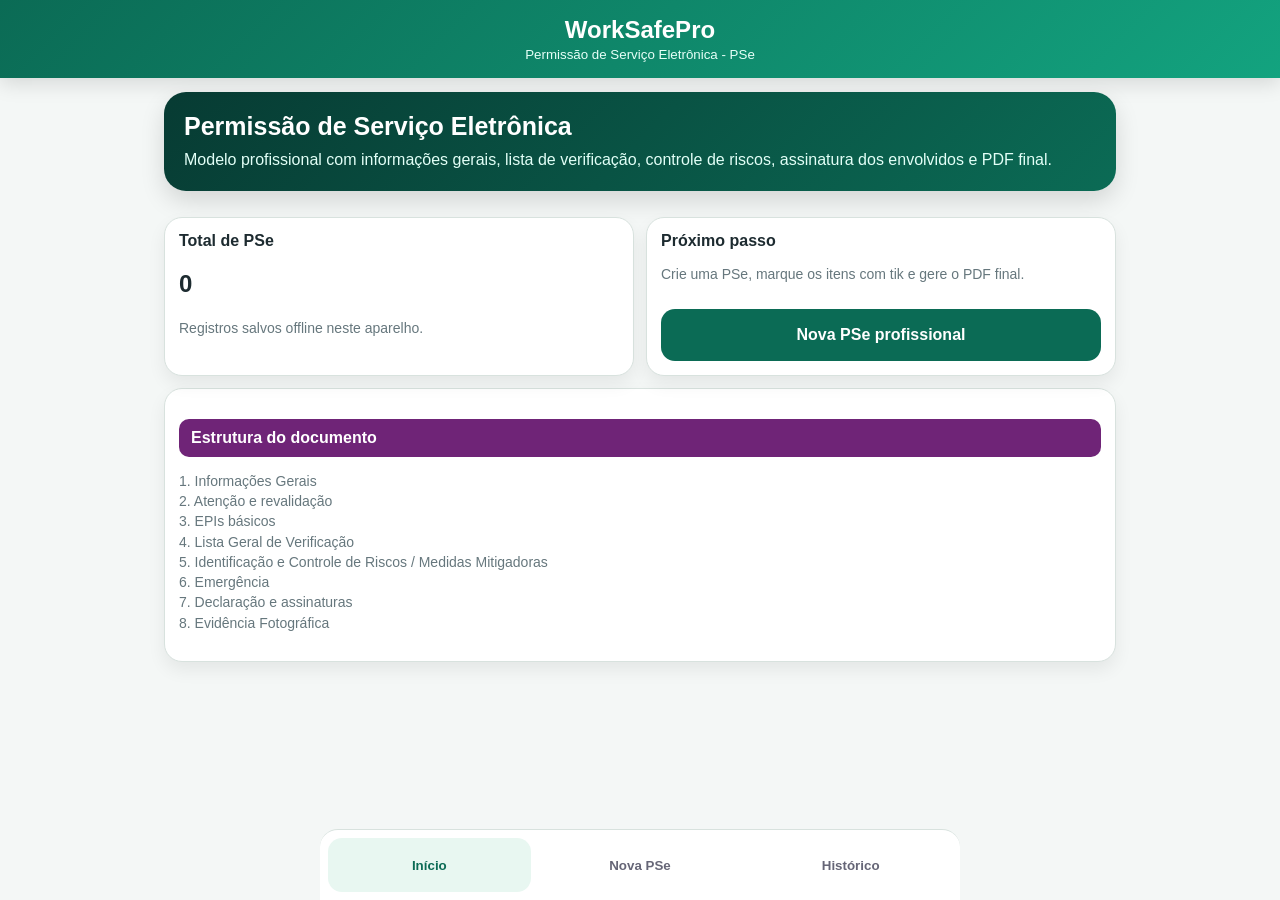
<file: app/src/main/assets/app-pse.html>
<!DOCTYPE html><html lang="pt-BR"><head><meta charset="UTF-8"><meta name="viewport" content="width=device-width,initial-scale=1,maximum-scale=1,user-scalable=no"><title>WorkSafePro PSe</title><style>:root{--g:#0b6b55;--g2:#13a37f;--p:#6f2477;--bg:#f4f7f6;--card:#fff;--line:#d8e2de;--txt:#1d2b30;--mut:#66777d;--red:#bc2f43}*{box-sizing:border-box}body{margin:0;background:var(--bg);font-family:Arial,Helvetica,sans-serif;color:var(--txt)}.top{position:sticky;top:0;z-index:10;background:linear-gradient(135deg,var(--g),var(--g2));color:white;padding:16px;text-align:center;box-shadow:0 5px 20px #0002}.top h1{margin:0;font-size:24px}.top small{display:block;margin-top:3px;color:#e7fff8}.main{padding:14px 14px 92px;max-width:980px;margin:auto}.hero{background:linear-gradient(135deg,#073b33,#0b6b55);color:white;border-radius:22px;padding:20px;margin-bottom:14px;box-shadow:0 10px 24px #0002}.hero h2{margin:0 0 8px;font-size:25px}.hero p{margin:0;color:#e2fff7;line-height:1.4}.tabs{display:grid;grid-template-columns:repeat(4,1fr);gap:8px;position:sticky;top:78px;background:var(--bg);padding:8px 0;z-index:9}.tabs button{border:1px solid var(--line);background:white;color:var(--mut);border-radius:14px;min-height:46px;font-weight:800}.tabs button.on{background:#e7f6f1;color:var(--g);border-color:#b8dcd0}.panel{background:white;border:1px solid var(--line);border-radius:18px;padding:14px;margin-top:12px;box-shadow:0 8px 18px #0001}.sec{background:var(--p);color:white;border-radius:10px;padding:10px 12px;font-weight:900;margin:16px 0 10px}.subsec{font-size:18px;font-weight:900;margin:14px 0 8px;border-left:5px solid var(--g);padding-left:10px}label{display:block;font-size:13px;font-weight:900;color:#45555b;margin-top:10px}input,select,textarea{width:100%;min-height:50px;border:1px solid #bcc9c5;border-radius:12px;background:#fff;padding:12px;font-size:16px;margin-top:6px;color:var(--txt)}textarea{min-height:90px;resize:vertical}.row{display:grid;grid-template-columns:1fr 1fr;gap:10px}.btn{width:100%;min-height:52px;border:0;border-radius:14px;padding:12px;background:var(--g);color:white;font-weight:900;font-size:16px;margin-top:10px}.btn2{background:white;color:var(--g);border:1px solid #bddbd2}.btnR{background:#fff0f3;color:var(--red);border:1px solid #f0c1ca}.record{background:white;border:1px solid var(--line);border-radius:16px;padding:14px;margin-top:10px}.meta{color:var(--mut);font-size:14px;line-height:1.45}.badge{display:inline-block;background:#e8f7f1;color:var(--g);padding:6px 10px;border-radius:999px;font-weight:900;font-size:12px;margin-top:6px}.checkTable{width:100%;border-collapse:separate;border-spacing:0 8px}.checkTable td{background:#f9fbfa;border-top:1px solid var(--line);border-bottom:1px solid var(--line);padding:10px;font-size:14px}.checkTable td:first-child{border-left:1px solid var(--line);border-radius:12px 0 0 12px}.checkTable td:last-child{border-right:1px solid var(--line);border-radius:0 12px 12px 0}.tik{display:inline-flex;align-items:center;justify-content:center;min-width:54px;min-height:42px;border:1px solid #cfdad6;border-radius:11px;background:white;font-weight:900;color:#6b777b;margin:2px}.tik input{display:none}.tik:has(input:checked){background:#e8f7f1;border-color:var(--g);color:var(--g)}.risk{border:1px solid var(--line);border-radius:16px;background:#fbfdfc;margin-top:10px;padding:12px}.riskHead{display:flex;gap:8px;justify-content:space-between;align-items:center}.riskHead b{font-size:16px}.controlGrid{display:flex;flex-wrap:wrap;gap:6px;margin-top:8px}.chip{display:inline-flex;align-items:center;gap:6px;border:1px solid #cfdad6;background:white;border-radius:999px;padding:9px 11px;font-weight:800;font-size:13px}.chip input{width:18px;height:18px;min-height:auto;margin:0}.chip:has(input:checked){background:#e8f7f1;color:var(--g);border-color:var(--g)}.sig{border:1px solid var(--g);border-radius:14px;overflow:hidden;margin-top:8px;background:white}.sig canvas{display:block;width:100%;height:165px;background:white;touch-action:none}.sigBar{display:flex;justify-content:space-between;align-items:center;background:#edf7f4;padding:8px}.person{border:1px solid var(--line);border-radius:16px;background:#fbfdfc;padding:12px;margin-top:10px}.empty{text-align:center;background:white;border:1px dashed #cbd8d3;border-radius:18px;padding:38px 12px;color:var(--mut);margin-top:12px}.bottom{position:fixed;bottom:0;left:0;right:0;background:white;border-top:1px solid var(--line);display:grid;grid-template-columns:repeat(3,1fr);gap:8px;padding:8px;z-index:11}.bottom button{border:0;background:white;border-radius:14px;min-height:54px;color:#667;font-weight:900}.bottom button.on{background:#e8f7f1;color:var(--g)}@media(min-width:760px){.grid2{display:grid;grid-template-columns:1fr 1fr;gap:12px}.bottom{left:50%;transform:translateX(-50%);max-width:980px;border-radius:18px 18px 0 0}.main{padding-bottom:100px}}@media print{body{background:white}.top,.tabs,.bottom,.noPrint{display:none!important}.main{padding:0;max-width:none}.print{display:block!important}.screen{display:none!important}}.print{display:none}</style></head><body><header class="top"><h1>WorkSafePro</h1><small>Permissão de Serviço Eletrônica - PSe</small></header><main id="app" class="main"></main><nav class="bottom"><button id="nav-home" onclick="go('home')">Início</button><button id="nav-new" onclick="newPse()">Nova PSe</button><button id="nav-list" onclick="go('list')">Histórico</button></nav><script>const K='wsp-pse-prof-v1';let db=JSON.parse(localStorage.getItem(K)||'{"pses":[]}');let screen='home';let editIndex=null;const geral=['Local do serviço está desobstruído, possui boa visibilidade e acesso adequado para realização do serviço?','Local do serviço foi isolado e sinalizado?','Realizada análise dos riscos gerados e comunicação entre equipes atuando no local do serviço?','Se identificado riscos, foram suspensas atividades/operações que impeçam a realização com segurança?','Os executores estão aptos pela medicina para realização do serviço?','Todas as medidas de controle de riscos recomendadas estão disponíveis e em perfeitas condições?','Todos os equipamentos/ferramentas necessários estão disponíveis e em perfeitas condições?','Realizado isolamento e/ou bloqueio de energias perigosas?'];const riscos=[['Projeção de Partículas',['Óculos ampla visão','Óculos de segurança','Protetor facial','NA']],['Agentes Biológicos',['Luvas impermeáveis','Proteção respiratória','Conjunto impermeável','Bota PVC','Óculos de segurança','NA']],['Altas Temperaturas',['Conjunto anti-chamas','Luvas proteção térmica','Balaclava','Avental térmico','Vestimenta alta temperatura','NA']],['Asfixia / Intoxicação',['Conjunto autônomo AR','Ar mandado','Exaustor/insuflador','NA']],['Atropelamento',['Uniforme refletivo','Sinalização de área','Isolamento de área','Caminho seguro','NA']],['Choque / Arco elétrico',['Vestimenta FR','Luva isolante','Protetor facial arco elétrico','Ferramenta isolante','Aterramento','Disjuntor DR','NA']],['Colisão',['Sinalização de área','Isolamento de área','Iluminação artificial','NA']],['Derrame / Vazamento',['Controle de nível','Bacia de contenção','Kit emergência ambiental','Drenagem','NA']],['Desmoronamento',['Escoras','Sinalização de área','Isolamento de área','Chanfrar talude','NA']],['Ergonômicos',['Revezamento','Pausas','Orientação de postura correta','NA']],['Exposição no raio de fogo da peça',['Bastão de segurança','Corda guia','Isolamento de área','Sinalização de área','NA']],['Fumos Metálicos',['Proteção respiratória','Sistema de exaustão','Biombo','NA']],['Incêndio / Explosão',['Extintor','Rede de hidrantes','Monitoramento de gases','Molhar área','Caminhão pipa','NA']],['Perfuração / Corte',['Ferramenta extensora','Luva proteção mecânica','NA']],['Prensagem',['Ferramenta extensora','Mãos afastadas','Luva proteção mecânica','Luva de raspa','NA']],['Produtos Químicos',['Proteção respiratória','Vestimenta impermeável','Luvas impermeáveis','Óculos ampla visão','Bota PVC','Protetor facial','Chuveiro/lava-olhos','NA']],['Queda de Objetos',['Sinalização/isolamento','Calçado com biqueira','Capacete com jugular','NA']],['Queda de Pessoas',['Linha de vida','Barreira física','Trava-quedas retrátil','Ancoragem','Cinto/talabarte','Inspecionar escadas/plataformas','Caminho seguro','Isolar área','NA']],['Queimadura',['Luva térmica','Avental raspa','Mangote raspa','Protetor facial','Biombo','Balaclava','Vestimenta FR','Luva raspa','NA']],['Ruído',['Protetor auditivo tipo plug','Protetor auditivo tipo concha','NA']],['Tombamento',['Patolagem','Controle de velocidade','NA']]];function base(){return{modelo:'PS-e (Gerais ou Governança não Críticos)',id:'PSE-'+Date.now().toString().slice(-8),auth:Math.floor(1000+Math.random()*9000)+'-'+new Date().toLocaleDateString('pt-BR'),manut:'',empresa:'',inicio:new Date().toISOString().slice(0,16),fim:'',autenticador:'',apr:'',tipoAtividade:'Não Programada',condicao:'Iniciada',area:'',setor:'',subsetor:'',gestor:'',local:'',descricao:'',executantesEmp:'',om:'',ast:'N/A',modeloApr:'Não foi selecionado modelo',modeloPse:'Modelo de PSe: PS-e (Gerais ou Governança não Críticos)',obs:'',episBasicos:'Uniforme refletivo, Capacete de Segurança com Jugular, Protetor Auditivo, Óculos de Segurança e Calçado de Segurança com proteção na Biqueira.',epcs:'',ferramentas:'Ferramentas Manuais; Máquinas e Equipamentos',substancias:'--',emergencia:{ponto:'',telefone:'1193',ambulancia:'',radio:''},geral:geral.map(q=>({q,resp:''})),riscos:riscos.map(r=>({nome:r[0],controls:r[1].map(c=>({c,on:false}))})),declaracao:'Compreendi todas as medidas de prevenção de acidentes, confirmo que estas serão adotadas e comprometo-me a realizar a Auto Avaliação de Segurança - AAS, antes, durante e depois de qualquer atividade.',emissor:{nome:'',funcao:'',mat:'',sig:'',dt:''},lider:{nome:'',funcao:'',mat:'',sig:'',dt:''},trabs:[],evidencia:'',status:'Iniciada'}}function save(){localStorage.setItem(K,JSON.stringify(db))}function esc(s){return String(s||'').replaceAll('&','&amp;').replaceAll('<','&lt;').replaceAll('"','&quot;')}function go(s){screen=s;editIndex=null;render();scrollTo(0,0)}function newPse(){editIndex=null;screen='form';window.current=base();render()}function editPse(i){editIndex=i;screen='form';window.current=JSON.parse(JSON.stringify(db.pses[i]));render()}function render(){['home','new','list'].forEach(n=>{let b=document.getElementById('nav-'+n);if(b)b.classList.toggle('on',(n=='home'&&screen=='home')||(n=='list'&&screen=='list'))});if(screen=='home')home();else if(screen=='list')list();else form()}function home(){app.innerHTML='<div class="hero"><h2>Permissão de Serviço Eletrônica</h2><p>Modelo profissional com informações gerais, lista de verificação, controle de riscos, assinatura dos envolvidos e PDF final.</p></div><div class="grid2"><div class="panel"><b>Total de PSe</b><h2>'+db.pses.length+'</h2><p class="meta">Registros salvos offline neste aparelho.</p></div><div class="panel"><b>Próximo passo</b><p class="meta">Crie uma PSe, marque os itens com tik e gere o PDF final.</p><button class="btn" onclick="newPse()">Nova PSe profissional</button></div></div><div class="panel"><div class="sec">Estrutura do documento</div><p class="meta">1. Informações Gerais<br>2. Atenção e revalidação<br>3. EPIs básicos<br>4. Lista Geral de Verificação<br>5. Identificação e Controle de Riscos / Medidas Mitigadoras<br>6. Emergência<br>7. Declaração e assinaturas<br>8. Evidência Fotográfica</p></div>'}function list(){app.innerHTML='<div class="hero"><h2>Histórico de PSe</h2><p>Edite, apague ou gere PDF dos documentos salvos.</p></div>'+(db.pses.length?db.pses.map((p,i)=>'<div class="record"><b>'+esc(p.modelo)+'</b><div class="meta">ID: '+esc(p.id)+' | '+esc(p.empresa)+'<br>Local: '+esc(p.local)+' | Condição: '+esc(p.condicao)+'</div><span class="badge">'+esc(p.status)+'</span><button class="btn btn2" onclick="editPse('+i+')">Editar</button><button class="btn" onclick="printPse('+i+')">Gerar PDF</button><button class="btn btnR" onclick="delPse('+i+')">Apagar</button></div>').join(''):'<div class="empty">Nenhuma PSe cadastrada.</div>')}function tabs(){return '<div class="tabs"><button onclick="jump(\'info\')">Dados</button><button onclick="jump(\'check\')">Checks</button><button onclick="jump(\'risk\')">Riscos</button><button onclick="jump(\'sign\')">Assin.</button></div>'}function form(){let p=window.current||base();app.innerHTML='<div class="hero"><h2>'+ (editIndex!=null?'Editar':'Nova') +' PSe Profissional</h2><p>Preencha, marque com tik, colete assinaturas e gere PDF.</p></div>'+tabs()+'<div class="panel" id="info"><div class="sec">1. Informações Gerais</div>'+inp('Empresa / Planta','empresa',p.empresa)+row(inp('Data / Hora Início','inicio',p.inicio,'datetime-local')+inp('Data / Hora Fim','fim',p.fim,'datetime-local'))+row(inp('Autenticador','autenticador',p.autenticador)+inp('ID da APR/AST vinculada','apr',p.apr))+row(sel('Tipo da Atividade','tipoAtividade',p.tipoAtividade,['Programada','Não Programada','Emergencial'])+sel('Condição da PSe','condicao',p.condicao,['Iniciada','Revalidada','Suspensa','Encerrada']))+row(inp('Área','area',p.area)+inp('Setor','setor',p.setor))+row(inp('Subsetor','subsetor',p.subsetor)+inp('Responsável da área gestora','gestor',p.gestor))+inp('Local da atividade','local',p.local)+txt('Descrição detalhada da atividade','descricao',p.descricao)+inp('Empresas executantes','executantesEmp',p.executantesEmp)+row(inp('Nº Ordem de Manutenção','om',p.om)+inp('Número da AST','ast',p.ast))+txt('Observações','obs',p.obs)+row(inp('EPIs','episBasicos',p.episBasicos)+inp('Ferramentas / Equipamentos','ferramentas',p.ferramentas))+row(inp('EPCs','epcs',p.epcs)+inp('Substâncias / Produtos','substancias',p.substancias))+'</div><div class="panel"><div class="sec">2. Atenção</div><p class="meta"><b>Uma emergência, abandono de área ou mudança nas condições de trabalho que requeira alteração das medidas de controle inicialmente previstas suspende esta permissão.</b></p><p class="meta">Em caso de revalidação, manter mínimo de 50% da equipe inicial.</p></div><div class="panel" id="check"><div class="sec">6. Lista Geral de Verificação</div>'+checkTable(p.geral)+'</div><div class="panel"><div class="sec">Emergência</div>'+row(inpE('Ponto de encontro mais próximo','ponto',p.emergencia.ponto)+inpE('Telefone emergência','telefone',p.emergencia.telefone))+row(inpE('Parada de ambulância mais próxima','ambulancia',p.emergencia.ambulancia)+inpE('Canal do rádio','radio',p.emergencia.radio))+'</div><div class="panel" id="risk"><div class="sec">7. Identificação e Controle de Riscos / Medidas Mitigadoras</div><p class="meta">Marque/tique somente as medidas aplicáveis ou NA.</p>'+riskBlocks(p.riscos)+'</div><div class="panel" id="sign"><div class="sec">10. Declaração de Envolvidos</div>'+txt('Declaração','declaracao',p.declaracao)+'<div class="subsec">11. Emissor</div>'+person('emissor',p.emissor)+'<div class="subsec">12. Executor Líder</div>'+person('lider',p.lider)+'<div class="subsec">13. Trabalhadores Envolvidos</div><div id="trabs">'+p.trabs.map((t,i)=>person('trab'+i,t,true)).join('')+'</div><button class="btn btn2" onclick="addTrab()">+ Adicionar trabalhador</button><div class="subsec">14. Evidência Fotográfica</div>'+txt('Descrição / referência da evidência','evidencia',p.evidencia)+'<button class="btn" onclick="savePse()">Salvar PSe</button><button class="btn btn2" onclick="previewPdf()">Gerar PDF</button></div>';setupSigs()}function row(x){return '<div class="row">'+x+'</div>'}function inp(l,k,v,type='text'){return '<label>'+l+'<input id="'+k+'" type="'+type+'" value="'+esc(v)+'"></label>'}function inpE(l,k,v){return '<label>'+l+'<input id="em_'+k+'" value="'+esc(v)+'"></label>'}function txt(l,k,v){return '<label>'+l+'<textarea id="'+k+'">'+esc(v)+'</textarea></label>'}function sel(l,k,v,ops){return '<label>'+l+'<select id="'+k+'">'+ops.map(o=>'<option '+(o==v?'selected':'')+'>'+o+'</option>').join('')+'</select></label>'}function checkTable(items){return '<table class="checkTable">'+items.map((it,i)=>'<tr><td>'+esc(it.q)+'</td><td>'+tik('g'+i,'S',it.resp)+'</td><td>'+tik('g'+i,'N',it.resp)+'</td><td>'+tik('g'+i,'NA',it.resp)+'</td></tr>').join('')+'</table>'}function tik(name,val,cur){return '<label class="tik"><input type="radio" name="'+name+'" value="'+val+'" '+(cur==val?'checked':'')+'> '+val+'</label>'}function riskBlocks(rs){return rs.map((r,i)=>'<div class="risk"><div class="riskHead"><b>'+esc(r.nome)+'</b><span class="badge">CHECKLIST</span></div><div class="controlGrid">'+r.controls.map((c,j)=>'<label class="chip"><input type="checkbox" id="r_'+i+'_'+j+'" '+(c.on?'checked':'')+'> '+esc(c.c)+'</label>').join('')+'</div></div>').join('')}function person(prefix,p,rem){return '<div class="person"><label>Nome<input id="'+prefix+'_nome" value="'+esc(p.nome||'')+'"></label>'+row(inpP(prefix,'Função','funcao',p.funcao)+inpP(prefix,'Matrícula','mat',p.mat))+'<label>Assinatura</label>'+sig(prefix+'_sig')+(rem?'<button class="btn btnR" onclick="this.closest(\'.person\').remove()">Remover trabalhador</button>':'')+'</div>'}function inpP(pr,l,k,v){return '<label>'+l+'<input id="'+pr+'_'+k+'" value="'+esc(v||'')+'"></label>'}function sig(id){return '<div class="sig" data-sig="'+id+'"><canvas></canvas><div class="sigBar"><span class="meta">Assine com o dedo</span><button type="button" class="btn btn2" style="width:auto;margin:0;min-height:40px" onclick="clearSig(this)">Limpar</button></div></div>'}function setupSigs(){document.querySelectorAll('.sig').forEach(box=>{if(box.ok)return;box.ok=1;let c=box.querySelector('canvas'),ctx=c.getContext('2d'),down=false,last=null;function size(){let r=c.getBoundingClientRect(),d=devicePixelRatio||1,old=c.toDataURL();c.width=r.width*d;c.height=r.height*d;ctx.setTransform(d,0,0,d,0,0);ctx.strokeStyle='#263ccf';ctx.lineWidth=3;ctx.lineCap='round';ctx.lineJoin='round'}function pos(e){let r=c.getBoundingClientRect(),t=e.touches?e.touches[0]:e;return{x:t.clientX-r.left,y:t.clientY-r.top}}function start(e){e.preventDefault();if(!c.width)size();down=true;last=pos(e)}function move(e){if(!down)return;e.preventDefault();let p=pos(e);ctx.beginPath();ctx.moveTo(last.x,last.y);ctx.lineTo(p.x,p.y);ctx.stroke();last=p}function end(){down=false}setTimeout(size,80);c.addEventListener('touchstart',start,{passive:false});c.addEventListener('touchmove',move,{passive:false});c.addEventListener('touchend',end);c.addEventListener('mousedown',start);c.addEventListener('mousemove',move);window.addEventListener('mouseup',end)})}function getSig(id){let b=document.querySelector('[data-sig="'+id+'"]');return b&&b.querySelector('canvas').width?b.querySelector('canvas').toDataURL('image/png'):''}function clearSig(btn){let c=btn.closest('.sig').querySelector('canvas');c.getContext('2d').clearRect(0,0,c.width,c.height)}function jump(id){document.getElementById(id).scrollIntoView({behavior:'smooth'})}function addTrab(){let n=document.querySelectorAll('#trabs .person').length;document.getElementById('trabs').insertAdjacentHTML('beforeend',person('trab'+n,{nome:'',funcao:'',mat:'',sig:''},true));setupSigs()}function collect(){let p=window.current||base();['modelo','id','auth'].forEach(k=>p[k]=p[k]||base()[k]);['empresa','inicio','fim','autenticador','apr','tipoAtividade','condicao','area','setor','subsetor','gestor','local','descricao','executantesEmp','om','ast','obs','episBasicos','epcs','ferramentas','substancias','declaracao','evidencia'].forEach(k=>p[k]=document.getElementById(k)?.value||'');p.emergencia={ponto:em_ponto.value,telefone:em_telefone.value,ambulancia:em_ambulancia.value,radio:em_radio.value};p.geral=geral.map((q,i)=>({q,resp:(document.querySelector('input[name="g'+i+'"]:checked')||{}).value||''}));p.riscos=p.riscos.map((r,i)=>({nome:r.nome,controls:r.controls.map((c,j)=>({c:c.c,on:document.getElementById('r_'+i+'_'+j)?.checked||false}))}));p.emissor=readPerson('emissor');p.lider=readPerson('lider');p.trabs=[...document.querySelectorAll('#trabs .person')].map((box,i)=>readPerson('trab'+i)).filter(x=>x.nome);p.status=p.condicao;return p}function readPerson(pr){return{nome:document.getElementById(pr+'_nome')?.value||'',funcao:document.getElementById(pr+'_funcao')?.value||'',mat:document.getElementById(pr+'_mat')?.value||'',sig:getSig(pr+'_sig'),dt:new Date().toLocaleString('pt-BR')}}function savePse(){let p=collect();if(!p.empresa||!p.local||!p.descricao)return alert('Preencha empresa, local e descrição.');if(editIndex!=null)db.pses[editIndex]=p;else{db.pses.unshift(p);editIndex=0}save();alert('PSe salva.');go('list')}function previewPdf(){let p=collect();renderPrint(p)}function delPse(i){if(confirm('Apagar esta PSe?')){db.pses.splice(i,1);save();list()}}function printPse(i){renderPrint(db.pses[i])}function fmtDT(v){return v?new Date(v).toLocaleString('pt-BR'):'--'}function mark(v,c){return v==c?'X':''}function selectedControls(r){let a=r.controls.filter(c=>c.on).map(c=>c.c);return a.length?a:['--']}function renderPrint(p){let riskHtml=p.riscos.map(r=>'<div class="pdfBlock"><b>'+esc(r.nome)+':</b><br>'+r.controls.map(c=>'('+ (c.on?'X':' ') +') '+esc(c.c)).join(' &nbsp; ')+'</div>').join('');let gerais=p.geral.map(x=>'<tr><td>'+esc(x.q)+'</td><td>'+mark(x.resp,'S')+'</td><td>'+mark(x.resp,'N')+'</td><td>'+mark(x.resp,'NA')+'</td></tr>').join('');let people=(title,arr)=>'<div class="pdfSec">'+title+'</div><table><tr><th>Nome</th><th>Função</th><th>Matrícula</th><th>Assinatura</th></tr>'+arr.map(a=>'<tr><td>'+esc(a.nome)+'</td><td>'+esc(a.funcao)+'</td><td>'+esc(a.mat)+'</td><td>'+(a.sig?'<img class="pdfSig" src="'+a.sig+'"><br><small>Assinado em '+esc(a.dt)+'</small>':'')+'</td></tr>').join('')+'</table>';let html='<html><head><title>PSe '+esc(p.id)+'</title><style>@page{size:A4;margin:10mm}body{font-family:Arial;color:#111;font-size:11px}.pdfHead{display:grid;grid-template-columns:1fr 2fr 1fr;border:2px solid #111;align-items:center;margin-bottom:8px}.logo{font-size:24px;font-weight:900;color:#0b6b55;text-align:center}.ttl{background:#6f2477;color:white;text-align:center;font-size:20px;font-weight:900;padding:18px 8px}.ids{text-align:center;font-weight:900;font-size:11px}.warn{font-weight:900;text-align:center;border:1px solid #111;padding:6px;margin:6px 0}.pdfSec{background:#6f2477;color:white;font-weight:900;padding:5px 8px;border:1px solid #111;margin-top:8px}table{width:100%;border-collapse:collapse}td,th{border:1px solid #111;padding:5px;vertical-align:top}th{background:#eee}.pdfBlock{border:1px solid #111;padding:5px;margin:0;border-top:0}.pdfSig{max-width:130px;max-height:70px}.foot{display:flex;justify-content:space-between;margin-top:12px;font-size:10px}.small{font-size:10px}.break{page-break-before:always}</style></head><body><div class="pdfHead"><div class="logo">WorkSafePro</div><div class="ttl">'+esc(p.modelo)+'</div><div class="ids">Nº ID PSe: '+esc(p.id)+'<br>Nº Autenticação:<br>'+esc(p.auth)+'<br>Nº ID Ação Manut.: '+esc(p.manut||'--')+'</div></div><div class="warn">UMA EMERGÊNCIA, ABANDONO DE ÁREA OU MUDANÇA NAS CONDIÇÕES DE TRABALHO QUE REQUEIRA ALTERAÇÃO DAS MEDIDAS DE CONTROLE INICIALMENTE PREVISTAS, SUSPENDE ESTA PERMISSÃO.</div><div class="pdfSec">1. Informações Gerais</div><table><tr><td><b>1.1 Empresa / Planta</b><br>'+esc(p.empresa)+'</td><td><b>1.2 Data / Hora Início</b><br>'+fmtDT(p.inicio)+'</td><td><b>1.3 Data / Hora Fim</b><br>'+fmtDT(p.fim)+'</td></tr><tr><td><b>1.4 Autenticador</b><br>'+esc(p.autenticador)+'</td><td><b>1.5 ID APR/AST vinculada</b><br>'+esc(p.apr||'--')+'</td><td><b>1.6 Tipo da Atividade</b><br>'+esc(p.tipoAtividade)+'</td></tr><tr><td><b>1.7 Condição da PSe</b><br>'+esc(p.condicao)+'</td><td><b>1.8 Área</b><br>'+esc(p.area)+'</td><td><b>1.9 Setor</b><br>'+esc(p.setor)+'</td></tr><tr><td><b>1.10 Subsetor</b><br>'+esc(p.subsetor||'--')+'</td><td><b>1.12 Responsável Área Gestora</b><br>'+esc(p.gestor)+'</td><td><b>1.13 Local da Atividade</b><br>'+esc(p.local)+'</td></tr><tr><td colspan="3"><b>1.14 Descrição Detalhada da Atividade</b><br>'+esc(p.descricao)+'</td></tr><tr><td colspan="3"><b>1.15 Empresas Executantes</b><br>'+esc(p.executantesEmp)+'</td></tr><tr><td><b>1.16 OM</b><br>'+esc(p.om||'--')+'</td><td><b>1.17 AST</b><br>'+esc(p.ast||'N/A')+'</td><td><b>1.18 Modelo APR/AST</b><br>'+esc(p.modeloApr||'--')+'</td></tr><tr><td colspan="3"><b>1.20 Observações</b><br>'+esc(p.obs)+'</td></tr><tr><td><b>1.21 EPIs</b><br>'+esc(p.episBasicos)+'</td><td><b>1.22 EPCs</b><br>'+esc(p.epcs||'--')+'</td><td><b>1.23 Ferramentas / Equipamentos</b><br>'+esc(p.ferramentas)+'</td></tr><tr><td colspan="3"><b>1.24 Substâncias / Produtos</b><br>'+esc(p.substancias||'--')+'</td></tr></table><div class="pdfSec">2. ATENÇÃO</div><p class="small">A permissão não poderá ser revalidada se houver mudança das condições iniciais de segurança. Em caso de revalidação, manter mínimo de 50% da equipe inicial.</p><div class="pdfSec">4. EPIs E UNIFORMES BÁSICOS PARA A TAREFA</div><p>'+esc(p.episBasicos)+'</p><div class="pdfSec">6. Lista Geral de Verificação</div><table><tr><th>QUESITO</th><th>SIM</th><th>NÃO</th><th>N/A</th></tr>'+gerais+'</table><div class="pdfSec">7. Identificação e Controle de Riscos / Medidas Mitigadoras</div>'+riskHtml+'<div class="pdfSec">8. EMERGÊNCIA</div><p>Em caso de emergência ligue no ramal '+esc(p.emergencia.telefone)+' ou comunique via rádio. Ponto de encontro: '+esc(p.emergencia.ponto)+' | Ambulância: '+esc(p.emergencia.ambulancia)+' | Rádio: '+esc(p.emergencia.radio)+'</p><div class="pdfSec">9. Observação</div><p>'+esc(p.obs)+'</p><div class="pdfSec">10. Declaração de Envolvidos</div><p>'+esc(p.declaracao)+'</p>'+people('11. Emissor',[p.emissor])+people('12. Executor Líder',[p.lider])+people('13. Trabalhadores Envolvidos (Executores)',p.trabs)+'<div class="pdfSec">14. Evidência Fotográfica</div><p>'+esc(p.evidencia||'--')+'</p><div class="foot"><b>ELABORADO POR WorkSafePro</b><span>Gerado em '+new Date().toLocaleString('pt-BR')+'</span></div><script>setTimeout(function(){print()},500)<\/script></body></html>';let w=open('','_blank');w.document.write(html);w.document.close()}render()</script></body></html>
</file>
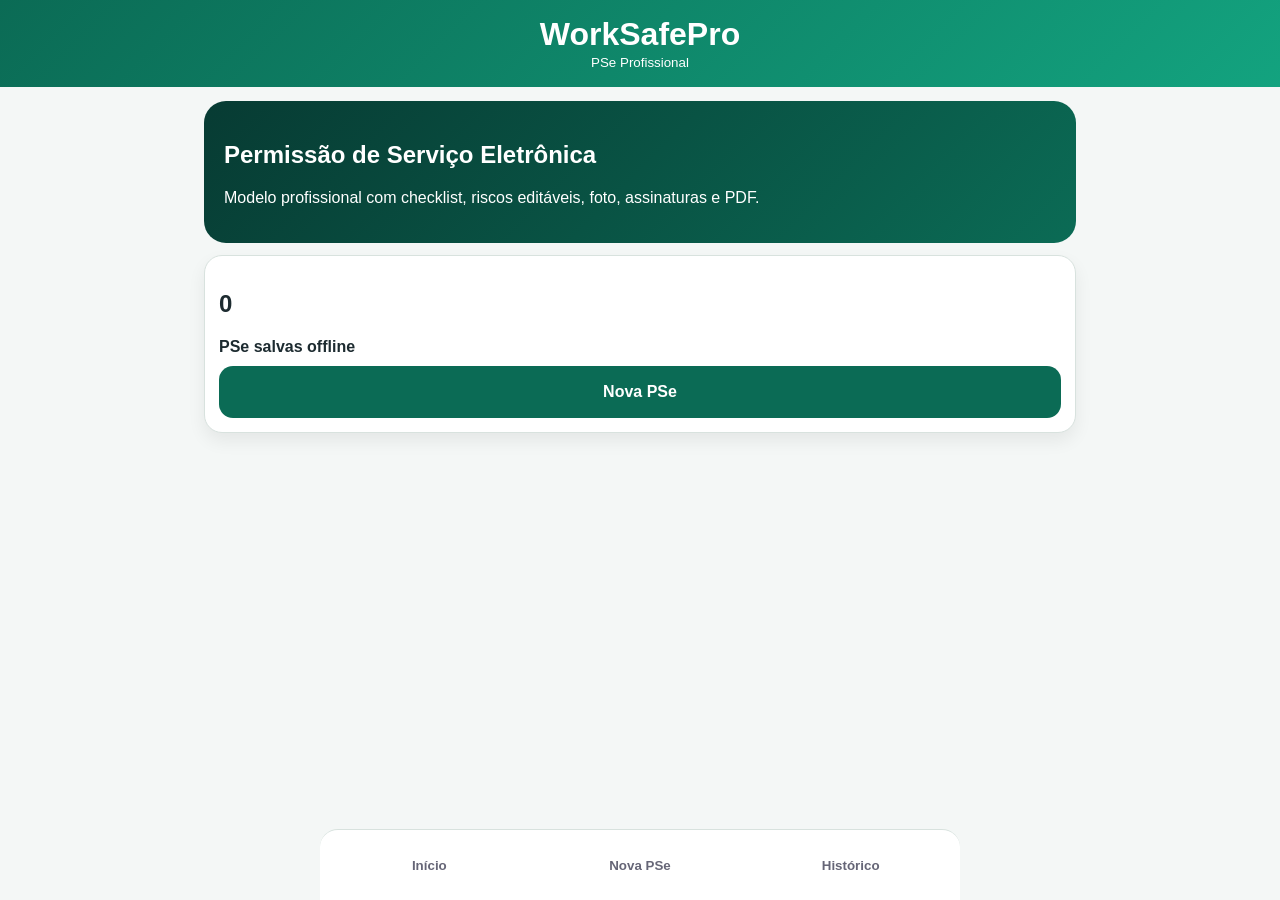
<file: app/src/main/assets/app-pse2.html>
<!DOCTYPE html><html lang="pt-BR"><head><meta charset="UTF-8"><meta name="viewport" content="width=device-width,initial-scale=1,maximum-scale=1,user-scalable=no"><title>WorkSafePro PSe</title><style>*{box-sizing:border-box}body{margin:0;background:#f4f7f6;font-family:Arial,sans-serif;color:#1d2b30}.top{background:linear-gradient(135deg,#0b6b55,#13a37f);color:white;padding:16px;text-align:center;position:sticky;top:0;z-index:10}.top h1{margin:0}.main{padding:14px 14px 90px;max-width:900px;margin:auto}.hero{background:linear-gradient(135deg,#073b33,#0b6b55);color:white;border-radius:22px;padding:20px;margin-bottom:12px}.panel,.record{background:white;border:1px solid #d8e2de;border-radius:18px;padding:14px;margin-top:12px;box-shadow:0 8px 18px #0001}.sec{background:#6f2477;color:white;border-radius:10px;padding:10px;font-weight:900;margin:14px 0 10px}.sub{font-size:18px;font-weight:900;border-left:5px solid #0b6b55;padding-left:10px;margin-top:14px}label{display:block;font-size:13px;font-weight:900;color:#45555b;margin-top:10px}input,select,textarea{width:100%;min-height:50px;border:1px solid #bcc9c5;border-radius:12px;padding:12px;font-size:16px;margin-top:6px}textarea{min-height:90px}.row{display:grid;grid-template-columns:1fr 1fr;gap:10px}.btn{width:100%;min-height:52px;border:0;border-radius:14px;padding:12px;background:#0b6b55;color:white;font-weight:900;font-size:16px;margin-top:10px}.btn2{background:white;color:#0b6b55;border:1px solid #bddbd2}.btnR{background:#fff0f3;color:#bc2f43;border:1px solid #f0c1ca}.mut{color:#66777d}.tik{display:inline-flex;justify-content:center;align-items:center;min-width:54px;min-height:42px;border:1px solid #cfdad6;border-radius:11px;background:white;font-weight:900;margin:2px}.tik input{display:none}.tik:has(input:checked){background:#e8f7f1;color:#0b6b55;border-color:#0b6b55}.check td{background:#f9fbfa;border-top:1px solid #d8e2de;border-bottom:1px solid #d8e2de;padding:8px;font-size:14px}.check{width:100%;border-spacing:0 8px}.risk{border:1px solid #d8e2de;border-radius:16px;background:#fbfdfc;padding:12px;margin-top:10px}.chips{display:flex;flex-wrap:wrap;gap:6px}.chip{display:inline-flex;align-items:center;gap:6px;border:1px solid #cfdad6;background:white;border-radius:999px;padding:9px 11px;font-weight:800;font-size:13px}.chip input{width:18px;height:18px;min-height:auto;margin:0}.sig{border:1px solid #0b6b55;border-radius:14px;overflow:hidden;margin-top:8px}.sig canvas{display:block;width:100%;height:160px;background:white;touch-action:none}.sigbar{display:flex;justify-content:space-between;align-items:center;background:#edf7f4;padding:8px}.person{border:1px solid #d8e2de;border-radius:16px;background:#fbfdfc;padding:12px;margin-top:10px}.photo{border:1px dashed #b8c9c2;border-radius:16px;min-height:160px;background:#fbfdfc;display:grid;place-items:center;overflow:hidden;text-align:center;color:#66777d;margin-top:10px}.photo img{max-width:100%;max-height:280px}.bottom{position:fixed;bottom:0;left:0;right:0;background:white;border-top:1px solid #d8e2de;display:grid;grid-template-columns:repeat(3,1fr);gap:8px;padding:8px}.bottom button{border:0;background:white;border-radius:14px;min-height:54px;color:#667;font-weight:900}.bottom button.on{background:#e8f7f1;color:#0b6b55}@media(min-width:760px){.grid2{display:grid;grid-template-columns:1fr 1fr;gap:10px}.bottom{max-width:900px;left:50%;transform:translateX(-50%);border-radius:18px 18px 0 0}}</style></head><body><header class="top"><h1>WorkSafePro</h1><small>PSe Profissional</small></header><main id="app" class="main"></main><nav class="bottom"><button onclick="go('home')">Início</button><button onclick="novo()">Nova PSe</button><button onclick="go('list')">Histórico</button></nav><script>const K='wsp-pse-v3';let db=JSON.parse(localStorage.getItem(K)||'{"pses":[]}'),tela='home',edit=null,current=null;const geral=['Local desobstruído, com boa visibilidade e acesso adequado?','Local isolado e sinalizado?','Riscos comunicados às equipes no local?','Atividades conflitantes foram suspensas?','Executores aptos para o serviço?','Medidas de controle disponíveis e em boas condições?','Equipamentos/ferramentas em boas condições?','Bloqueio/isolamento de energias perigosas realizado?'];const baseR=[['Projeção de partículas',['Óculos ampla visão','Óculos de segurança','Protetor facial','NA']],['Choque / arco elétrico',['Vestimenta FR','Luva isolante','Ferramenta isolante','Aterramento','DR','NA']],['Incêndio / explosão',['Extintor','Hidrante','Monitoramento de gases','Molhar área','NA']],['Queda de pessoas',['Linha de vida','Trava-quedas','Cinto/talabarte','Ancoragem','Isolamento de área','NA']],['Queda de objetos',['Sinalização','Isolamento','Capacete com jugular','NA']],['Prensagem / corte',['Ferramenta extensora','Mãos afastadas','Luva mecânica','NA']],['Produtos químicos',['Respirador','Luvas impermeáveis','Óculos ampla visão','Bota PVC','Chuveiro/lava-olhos','NA']],['Ruído',['Protetor auditivo plug','Protetor auditivo concha','NA']]];function base(){return{id:'PSE-'+Date.now().toString().slice(-8),auth:Math.floor(1000+Math.random()*9000)+'-'+new Date().toLocaleDateString('pt-BR'),empresa:'',inicio:new Date().toISOString().slice(0,16),fim:'',autenticador:'',tipo:'Não Programada',condicao:'Iniciada',area:'',setor:'',local:'',descricao:'',executantesEmp:'',obs:'',emerg:{ponto:'',tel:'1193',amb:'',radio:''},geral:geral.map(q=>({q,resp:''})),riscos:baseR.map(r=>({nome:r[0],controls:r[1].map(c=>({c,on:false}))})),decl:'Compreendi todas as medidas de prevenção de acidentes e confirmo que estas serão adotadas antes, durante e depois da atividade.',emissor:{},lider:{},trabs:[],evidencia:'',foto:'',status:'Iniciada'}}function save(){localStorage.setItem(K,JSON.stringify(db))}function esc(s){return String(s||'').replaceAll('&','&amp;').replaceAll('<','&lt;').replaceAll('"','&quot;')}function go(x){tela=x;edit=null;render();scrollTo(0,0)}function novo(){edit=null;current=base();tela='form';render()}function editar(i){edit=i;current=JSON.parse(JSON.stringify(db.pses[i]));tela='form';render()}function render(){if(tela=='home')home();else if(tela=='list')lista();else form()}function home(){app.innerHTML='<div class="hero"><h2>Permissão de Serviço Eletrônica</h2><p>Modelo profissional com checklist, riscos editáveis, foto, assinaturas e PDF.</p></div><div class="panel"><h2>'+db.pses.length+'</h2><b>PSe salvas offline</b><button class="btn" onclick="novo()">Nova PSe</button></div>'}function lista(){app.innerHTML='<div class="hero"><h2>Histórico de PSe</h2><p>Editar, apagar ou gerar PDF.</p></div>'+(db.pses.length?db.pses.map((p,i)=>'<div class="record"><b>'+esc(p.id)+' - '+esc(p.empresa)+'</b><div class="mut">'+esc(p.local)+' | '+esc(p.condicao)+'</div><button class="btn btn2" onclick="editar('+i+')">Editar</button><button class="btn" onclick="pdf('+i+')">Gerar PDF</button><button class="btn btnR" onclick="del('+i+')">Apagar</button></div>').join(''):'<div class="panel mut">Nenhuma PSe salva.</div>')}function form(){let p=current||base();app.innerHTML='<div class="hero"><h2>'+(edit!=null?'Editar':'Nova')+' PSe</h2><p>Informações gerais simplificadas.</p></div><div class="panel"><div class="sec">1. Informações Gerais</div>'+inp('Empresa / Planta','empresa',p.empresa)+row(inp('Data / Hora Início','inicio',p.inicio,'datetime-local')+inp('Data / Hora Fim','fim',p.fim,'datetime-local'))+row(inp('Autenticador','autenticador',p.autenticador)+sel('Tipo da Atividade','tipo',p.tipo,['Programada','Não Programada','Emergencial']))+row(sel('Condição da PSe','condicao',p.condicao,['Iniciada','Revalidada','Suspensa','Encerrada'])+inp('Área','area',p.area))+row(inp('Setor','setor',p.setor)+inp('Local da atividade','local',p.local))+txt('Descrição detalhada da atividade','descricao',p.descricao)+inp('Empresas executantes','executantesEmp',p.executantesEmp)+txt('Observações','obs',p.obs)+'</div><div class="panel"><div class="sec">2. Atenção</div><p><b>Emergência, abandono de área ou mudança nas condições de trabalho suspende esta permissão.</b></p></div><div class="panel"><div class="sec">6. Lista Geral de Verificação</div>'+checkTable(p.geral)+'</div><div class="panel"><div class="sec">Emergência</div>'+row(inpe('Ponto de encontro','ponto',p.emerg.ponto)+inpe('Telefone emergência','tel',p.emerg.tel))+row(inpe('Parada de ambulância','amb',p.emerg.amb)+inpe('Canal do rádio','radio',p.emerg.radio))+'</div><div class="panel"><div class="sec">7. Identificação e Controle de Riscos / Medidas Mitigadoras</div><p class="mut">Marque as medidas aplicáveis. Você também pode adicionar novos riscos.</p><div id="riskBox">'+riskBlocks(p.riscos)+'</div><button class="btn btn2" onclick="addRisk()">+ Adicionar risco</button></div><div class="panel"><div class="sec">10. Declaração e Assinaturas</div>'+txt('Declaração','decl',p.decl)+'<div class="sub">Emissor</div>'+person('emissor',p.emissor)+'<div class="sub">Executor Líder</div>'+person('lider',p.lider)+'<div class="sub">Trabalhadores Envolvidos</div><div id="trabs">'+p.trabs.map((t,i)=>person('trab'+i,t,true)).join('')+'</div><button class="btn btn2" onclick="addTrab()">+ Adicionar trabalhador</button><div class="sub">14. Evidência Fotográfica</div>'+txt('Descrição da evidência','evidencia',p.evidencia)+'<input id="cam" type="file" accept="image/*" capture="environment" style="display:none" onchange="loadPhoto(this)"><input id="gal" type="file" accept="image/*" style="display:none" onchange="loadPhoto(this)"><div class="row"><button class="btn" onclick="cam.click()">Tirar foto</button><button class="btn btn2" onclick="gal.click()">Galeria</button></div><div class="photo" id="photoBox">'+(p.foto?'<img src="'+p.foto+'">':'Nenhuma foto adicionada')+'</div><button class="btn btnR" onclick="clearPhoto()">Remover foto</button><button class="btn" onclick="salvar()">Salvar PSe</button><button class="btn btn2" onclick="gerar()">Gerar PDF</button></div>';setupSigs()}function row(x){return '<div class="row">'+x+'</div>'}function inp(l,k,v,t='text'){return '<label>'+l+'<input id="'+k+'" type="'+t+'" value="'+esc(v)+'"></label>'}function inpe(l,k,v){return '<label>'+l+'<input id="em_'+k+'" value="'+esc(v)+'"></label>'}function txt(l,k,v){return '<label>'+l+'<textarea id="'+k+'">'+esc(v)+'</textarea></label>'}function sel(l,k,v,ops){return '<label>'+l+'<select id="'+k+'">'+ops.map(o=>'<option '+(o==v?'selected':'')+'>'+o+'</option>').join('')+'</select></label>'}function tik(n,v,c){return '<label class="tik"><input type="radio" name="'+n+'" value="'+v+'" '+(c==v?'checked':'')+'> '+v+'</label>'}function checkTable(items){return '<table class="check">'+items.map((it,i)=>'<tr><td>'+esc(it.q)+'</td><td>'+tik('g'+i,'S',it.resp)+'</td><td>'+tik('g'+i,'N',it.resp)+'</td><td>'+tik('g'+i,'NA',it.resp)+'</td></tr>').join('')+'</table>'}function riskBlocks(rs){return rs.map(r=>'<div class="risk"><b>'+esc(r.nome)+'</b><button class="btn btnR" onclick="this.closest(\'.risk\').remove()">Apagar risco</button><div class="chips">'+r.controls.map(c=>'<label class="chip"><input type="checkbox" '+(c.on?'checked':'')+'> '+esc(c.c)+'</label>').join('')+'</div><button class="btn btn2" onclick="addControl(this)">+ Medida</button></div>').join('')}function addRisk(){let nome=prompt('Nome do risco:');if(!nome)return;let med=(prompt('Medidas separadas por vírgula:')||'NA').split(',').map(x=>x.trim()).filter(Boolean);riskBox.insertAdjacentHTML('beforeend',riskBlocks([{nome,controls:med.map(c=>({c,on:false}))}]))}function addControl(b){let m=prompt('Nova medida de controle:');if(!m)return;b.previousElementSibling.insertAdjacentHTML('beforeend','<label class="chip"><input type="checkbox"> '+esc(m)+'</label>')}function person(pr,p={},rem){return '<div class="person"><label>Nome<input id="'+pr+'_nome" value="'+esc(p.nome||'')+'"></label>'+row(inpP(pr,'Função','funcao',p.funcao)+inpP(pr,'Matrícula','mat',p.mat))+'<label>Assinatura</label>'+sig(pr+'_sig')+(rem?'<button class="btn btnR" onclick="this.closest(\'.person\').remove()">Remover trabalhador</button>':'')+'</div>'}function inpP(pr,l,k,v){return '<label>'+l+'<input id="'+pr+'_'+k+'" value="'+esc(v||'')+'"></label>'}function sig(id){return '<div class="sig" data-sig="'+id+'"><canvas></canvas><div class="sigbar"><span class="mut">Assine com o dedo</span><button class="btn btn2" style="width:auto;margin:0;min-height:40px" onclick="clearSig(this)">Limpar</button></div></div>'}function setupSigs(){document.querySelectorAll('.sig').forEach(box=>{if(box.ok)return;box.ok=1;let c=box.querySelector('canvas'),ctx=c.getContext('2d'),down=false,last=null;function size(){let r=c.getBoundingClientRect(),d=devicePixelRatio||1;c.width=r.width*d;c.height=r.height*d;ctx.setTransform(d,0,0,d,0,0);ctx.strokeStyle='#263ccf';ctx.lineWidth=3;ctx.lineCap='round';ctx.lineJoin='round'}function pos(e){let r=c.getBoundingClientRect(),t=e.touches?e.touches[0]:e;return{x:t.clientX-r.left,y:t.clientY-r.top}}function start(e){e.preventDefault();if(!c.width)size();down=true;last=pos(e)}function move(e){if(!down)return;e.preventDefault();let p=pos(e);ctx.beginPath();ctx.moveTo(last.x,last.y);ctx.lineTo(p.x,p.y);ctx.stroke();last=p}function end(){down=false}setTimeout(size,80);c.addEventListener('touchstart',start,{passive:false});c.addEventListener('touchmove',move,{passive:false});c.addEventListener('touchend',end);c.addEventListener('mousedown',start);c.addEventListener('mousemove',move);window.addEventListener('mouseup',end)})}function getSig(id){let b=document.querySelector('[data-sig="'+id+'"]');return b&&b.querySelector('canvas').width?b.querySelector('canvas').toDataURL('image/png'):''}function clearSig(btn){let c=btn.closest('.sig').querySelector('canvas');c.getContext('2d').clearRect(0,0,c.width,c.height)}function addTrab(){let n=document.querySelectorAll('#trabs .person').length;trabs.insertAdjacentHTML('beforeend',person('trab'+n,{},true));setupSigs()}function loadPhoto(i){let f=i.files&&i.files[0];if(!f)return;let r=new FileReader();r.onload=()=>{current=current||base();current.foto=r.result;photoBox.innerHTML='<img src="'+r.result+'">'};r.readAsDataURL(f)}function clearPhoto(){current=current||base();current.foto='';photoBox.innerHTML='Nenhuma foto adicionada'}function collect(){let p=current||base();['empresa','inicio','fim','autenticador','tipo','condicao','area','setor','local','descricao','executantesEmp','obs','decl','evidencia'].forEach(k=>p[k]=document.getElementById(k)?.value||'');p.emerg={ponto:em_ponto.value,tel:em_tel.value,amb:em_amb.value,radio:em_radio.value};p.geral=geral.map((q,i)=>({q,resp:(document.querySelector('input[name="g'+i+'"]:checked')||{}).value||''}));p.riscos=[...document.querySelectorAll('#riskBox .risk')].map(box=>({nome:box.querySelector('b').textContent,controls:[...box.querySelectorAll('.chip')].map(ch=>({c:ch.textContent.trim(),on:ch.querySelector('input').checked}))}));p.emissor=readP('emissor');p.lider=readP('lider');p.trabs=[...document.querySelectorAll('#trabs .person')].map((x,i)=>readP('trab'+i)).filter(x=>x.nome);p.status=p.condicao;return p}function readP(pr){return{nome:document.getElementById(pr+'_nome')?.value||'',funcao:document.getElementById(pr+'_funcao')?.value||'',mat:document.getElementById(pr+'_mat')?.value||'',sig:getSig(pr+'_sig'),dt:new Date().toLocaleString('pt-BR')}}function salvar(){let p=collect();if(!p.empresa||!p.local||!p.descricao)return alert('Preencha empresa, local e descrição.');if(edit!=null)db.pses[edit]=p;else{db.pses.unshift(p);edit=0}save();alert('PSe salva.');go('list')}function del(i){if(confirm('Apagar?')){db.pses.splice(i,1);save();lista()}}function gerar(){renderPdf(collect())}function pdf(i){renderPdf(db.pses[i])}function fmt(v){return v?new Date(v).toLocaleString('pt-BR'):'--'}function mark(v,c){return v==c?'X':''}function renderPdf(p){let checks=p.geral.map(x=>'<tr><td>'+esc(x.q)+'</td><td>'+mark(x.resp,'S')+'</td><td>'+mark(x.resp,'N')+'</td><td>'+mark(x.resp,'NA')+'</td></tr>').join('');let risks=p.riscos.map(r=>'<div class="blk"><b>'+esc(r.nome)+'</b><br>'+r.controls.map(c=>'('+(c.on?'X':' ')+') '+esc(c.c)).join(' &nbsp; ')+'</div>').join('');let people=(t,a)=>'<h3>'+t+'</h3><table><tr><th>Nome</th><th>Função</th><th>Matrícula</th><th>Assinatura</th></tr>'+a.map(x=>'<tr><td>'+esc(x.nome)+'</td><td>'+esc(x.funcao)+'</td><td>'+esc(x.mat)+'</td><td>'+(x.sig?'<img class="sigp" src="'+x.sig+'"><br><small>'+esc(x.dt)+'</small>':'')+'</td></tr>').join('')+'</table>';let html='<html><head><title>PSe</title><style>@page{size:A4;margin:10mm}body{font-family:Arial;font-size:11px;color:#111}.head{display:grid;grid-template-columns:1fr 2fr 1fr;border:2px solid #111;align-items:center}.logo{text-align:center;font-size:22px;font-weight:900;color:#0b6b55}.ttl{background:#6f2477;color:#fff;text-align:center;font-size:20px;font-weight:900;padding:16px 8px}.ids{text-align:center;font-weight:900}.warn{border:1px solid #111;text-align:center;font-weight:900;padding:6px;margin:6px 0}h3{background:#6f2477;color:white;padding:6px;margin:8px 0 0}table{width:100%;border-collapse:collapse}td,th{border:1px solid #111;padding:5px;vertical-align:top}th{background:#eee}.blk{border:1px solid #111;padding:5px;border-top:0}.sigp{max-width:130px;max-height:70px}.foto{max-width:100%;max-height:430px;border:1px solid #111}</style></head><body><div class="head"><div class="logo">WorkSafePro</div><div class="ttl">Permissão de Serviço Eletrônica</div><div class="ids">Nº ID PSe:<br>'+esc(p.id)+'<br>Autenticação:<br>'+esc(p.auth)+'</div></div><div class="warn">EMERGÊNCIA, ABANDONO DE ÁREA OU MUDANÇA NAS CONDIÇÕES DE TRABALHO SUSPENDE ESTA PERMISSÃO.</div><h3>1. Informações Gerais</h3><table><tr><td><b>Empresa</b><br>'+esc(p.empresa)+'</td><td><b>Início</b><br>'+fmt(p.inicio)+'</td><td><b>Fim</b><br>'+fmt(p.fim)+'</td></tr><tr><td><b>Autenticador</b><br>'+esc(p.autenticador)+'</td><td><b>Tipo</b><br>'+esc(p.tipo)+'</td><td><b>Condição</b><br>'+esc(p.condicao)+'</td></tr><tr><td><b>Área</b><br>'+esc(p.area)+'</td><td><b>Setor</b><br>'+esc(p.setor)+'</td><td><b>Local</b><br>'+esc(p.local)+'</td></tr><tr><td colspan="3"><b>Descrição</b><br>'+esc(p.descricao)+'</td></tr><tr><td colspan="3"><b>Executantes</b><br>'+esc(p.executantesEmp)+'</td></tr><tr><td colspan="3"><b>Observações</b><br>'+esc(p.obs)+'</td></tr></table><h3>6. Lista Geral de Verificação</h3><table><tr><th>Quesito</th><th>Sim</th><th>Não</th><th>N/A</th></tr>'+checks+'</table><h3>7. Identificação e Controle de Riscos / Medidas Mitigadoras</h3>'+risks+'<h3>8. Emergência</h3><p>Telefone: '+esc(p.emerg.tel)+' | Ponto de encontro: '+esc(p.emerg.ponto)+' | Ambulância: '+esc(p.emerg.amb)+' | Rádio: '+esc(p.emerg.radio)+'</p><h3>10. Declaração</h3><p>'+esc(p.decl)+'</p>'+people('11. Emissor',[p.emissor])+people('12. Executor Líder',[p.lider])+people('13. Trabalhadores Envolvidos',p.trabs)+'<h3>14. Evidência Fotográfica</h3><p>'+esc(p.evidencia||'--')+'</p>'+(p.foto?'<img class="foto" src="'+p.foto+'">':'--')+'<script>setTimeout(function(){print()},500)<\/script></body></html>';let w=open('','_blank');w.document.write(html);w.document.close()}render()</script></body></html>
</file>
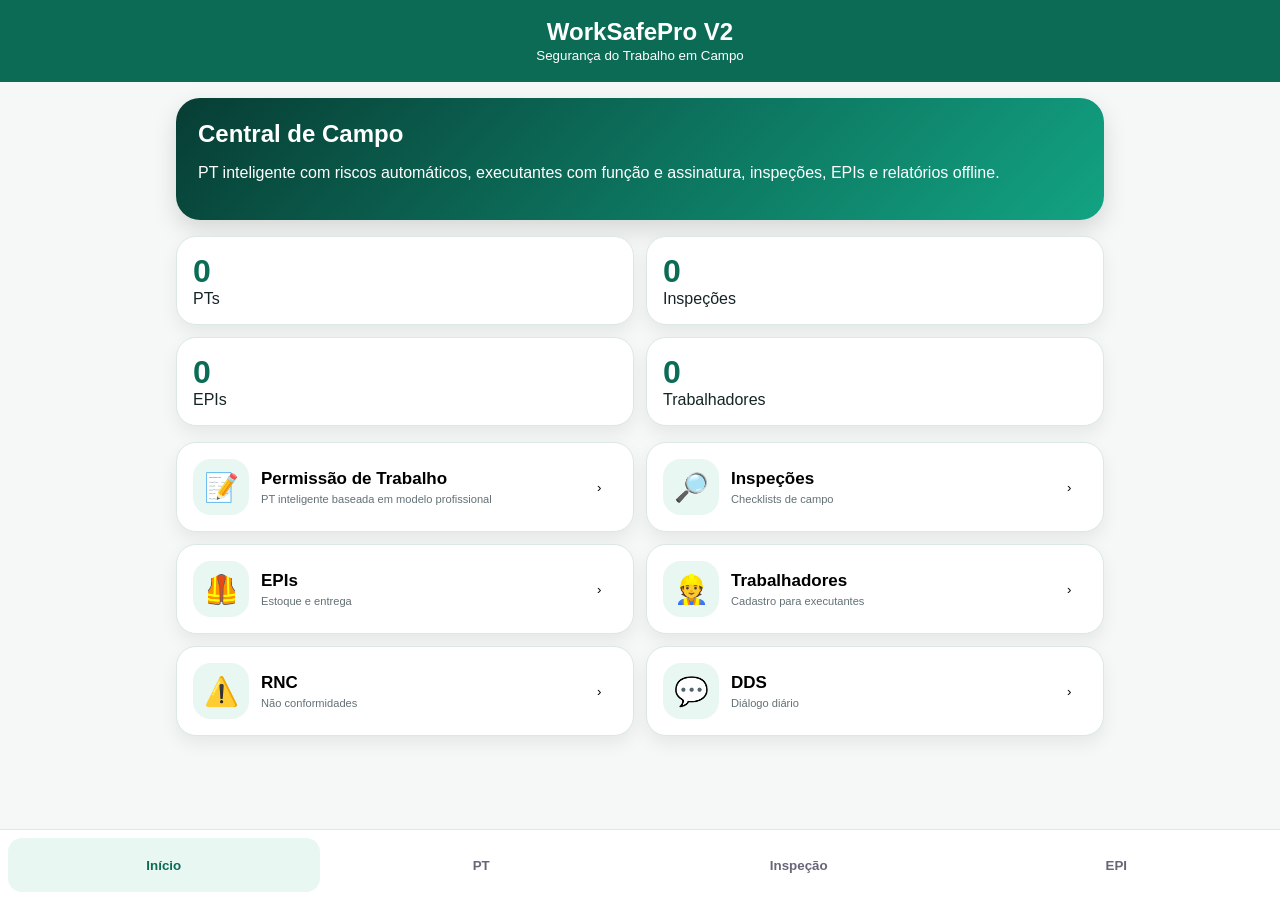
<file: app/src/main/assets/app-v2.html>
<!DOCTYPE html><html lang="pt-BR"><head><meta charset="UTF-8"><meta name="viewport" content="width=device-width,initial-scale=1,maximum-scale=1,user-scalable=no"><title>WorkSafePro V2</title><style>*{box-sizing:border-box}body{margin:0;background:#f5f8f6;font-family:Arial,sans-serif;color:#152426}.top{background:#0b6b55;color:white;padding:18px;text-align:center}.top h1{margin:0;font-size:24px}.main{padding:16px 16px 90px}.hero{background:linear-gradient(135deg,#073d34,#12a383);color:white;border-radius:24px;padding:22px;margin-bottom:16px;box-shadow:0 10px 24px #0002}.hero h2{margin:0 0 8px}.grid{display:grid;grid-template-columns:1fr 1fr;gap:12px}.card,.module,.panel{background:white;border:1px solid #dce8e3;border-radius:20px;padding:16px;box-shadow:0 8px 18px #0001}.card strong{font-size:32px;color:#0b6b55}.module{display:grid;grid-template-columns:56px 1fr 20px;align-items:center;gap:12px;width:100%;text-align:left;margin-top:12px}.ico{height:56px;width:56px;border-radius:18px;background:#e8f7f1;display:grid;place-items:center;font-size:28px}.module b{font-size:17px}.module small,.muted{display:block;color:#637176;margin-top:4px}.btn{width:100%;min-height:54px;border:0;border-radius:15px;background:#0b6b55;color:white;font-weight:bold;font-size:16px;margin-top:10px;padding:12px}.btn2{background:white;color:#0b6b55;border:1px solid #bcd8cf}.btnR{background:#fff0f2;color:#b92d40;border:1px solid #f2bdc6}.bottom{position:fixed;bottom:0;left:0;right:0;background:white;border-top:1px solid #dce8e3;display:grid;grid-template-columns:repeat(4,1fr);padding:8px;gap:6px}.bottom button{border:0;background:white;min-height:54px;border-radius:14px;font-weight:bold;color:#667}.bottom button.on{background:#e8f7f1;color:#0b6b55}.empty{background:white;border:1px dashed #cbd9d3;border-radius:18px;padding:36px;text-align:center;color:#667}.item{background:white;border:1px solid #dce8e3;border-radius:18px;padding:14px;margin-top:10px}.meta{color:#667;font-size:14px;margin-top:4px}label{font-weight:bold;color:#405057;font-size:14px;display:block;margin-top:12px}input,select,textarea{width:100%;min-height:52px;border:1px solid #bdcbc5;border-radius:12px;background:white;color:#152426;padding:12px;font-size:16px;margin-top:6px}textarea{min-height:90px}.row{display:grid;grid-template-columns:1fr 1fr;gap:10px}.section{font-size:20px;font-weight:900;margin:18px 0 8px;border-left:5px solid #0b6b55;padding-left:10px}.chip{display:inline-block;padding:8px 10px;border-radius:999px;background:#e8f7f1;color:#0b6b55;font-weight:bold;font-size:12px;margin:4px 4px 0 0}.box{background:#fbfdfc;border:1px solid #dce8e3;border-radius:14px;padding:12px;margin-top:10px}.sig{border:1px solid #0b6b55;border-radius:14px;overflow:hidden;margin-top:8px;background:white}.sig canvas{display:block;width:100%;height:170px;background:white;touch-action:none}.sigbar{display:flex;justify-content:space-between;align-items:center;background:#e8f7f1;padding:8px}.tag{display:inline-block;border-radius:999px;padding:5px 9px;font-size:11px;font-weight:bold;margin-top:6px}.ok{background:#e8f7f1;color:#0b6b55}.warn{background:#fff4dc;color:#a06000}.bad{background:#ffe6eb;color:#b92c3d}@media(min-width:760px){.main{max-width:960px;margin:auto}.modules{display:grid;grid-template-columns:1fr 1fr;gap:12px}.module{margin-top:0}}</style></head><body><header class="top"><h1>WorkSafePro V2</h1><small>Segurança do Trabalho em Campo</small></header><main class="main" id="app"></main><nav class="bottom"><button onclick="go('home')" id="bhome">Início</button><button onclick="go('pt')" id="bpt">PT</button><button onclick="go('insp')" id="binsp">Inspeção</button><button onclick="go('epi')" id="bepi">EPI</button></nav><script>let cur='home';let db=JSON.parse(localStorage.getItem('wsp-v2-smart')||'{"pts":[],"insps":[],"epis":[],"workers":[],"rncs":[],"dds":[]}');const PT={"Trabalho a quente":{r:["Explosão / Incêndio","Queimaduras","Projeção de materiais / fagulhas","Produtos químicos / corrosivos / tóxicos"],e:["Máquina de solda","Maçarico","Ferramentas manuais"],p:["Materiais ou gases combustíveis ausentes ou controlados","Cilindros com válvula corta chama","Equipamentos de combate a incêndio disponíveis","Local limpo, isolado e sinalizado","EPIs para trabalho a quente adequados","Verificação após 60 minutos do término"]},"Trabalho em altura":{r:["Queda de diferente nível","Queda de materiais / objetos","Condições climáticas desfavoráveis","Contato acidental com partes energizadas"],e:["Andaimes / Escadas","Plataforma elevatória","Ferramentas manuais"],p:["Condições atmosféricas favoráveis","Escadas em boas condições","Pontos de ancoragem / linha de vida aprovados","Executantes em boas condições físicas e psicológicas","Equipamentos de prevenção de queda em perfeitas condições","Executantes capacitados e autorizados"]},"Içamento de carga":{r:["Queda de material / objetos","Ruptura em cabos de aço","Prensamento de membros / cortes","Atropelamento / abalroamento"],e:["Guindaste / Munck","Cintas / cabos / acessórios","Corda guia"],p:["Isolamento e sinalização do perímetro","Sem trabalho sobreposto durante o içamento","Plano de rigging e ART quando aplicável","Operador habilitado","Piso adequado para patolagem","Comunicação adequada entre sinaleiro e operador","Acessórios inspecionados e aprovados"]},"Eletricidade":{r:["Choque elétrico","Contato acidental em partes energizadas","Acúmulo de eletricidade estática","Trabalhos elétricos em áreas classificadas"],e:["Equipamento elétrico","Ferramentas isolantes","Bloqueio e etiquetagem"],p:["Fontes de energia desligadas","Fontes de energia bloqueadas","Teste de ausência de tensão realizado","Equipamento sinalizado com cartão do responsável","Local seco e sem umidade","Sistema livre de energia residual"]},"Escavação":{r:["Desmoronamento / Soterramento","Tubulação e cabos enterrados","Queda em vala","Piso escorregadio / umidade"],e:["Ferramentas manuais","Máquinas de escavação","Escadas de acesso"],p:["Ausência de eletrodutos e dutos subterrâneos verificada","Escoramento/talude adequado","Acesso seguro à escavação","Saída e resgate rápido garantidos","Escada de acesso adequada","Riscos de torção, escorregão e queda controlados"]},"Espaço confinado":{r:["Atmosfera perigosa","Produtos químicos / corrosivos / tóxicos","Deficiência de oxigênio","Resgate dificultado"],e:["Medidor de gases","Ventilação externa","Equipamentos de resgate"],p:["Análise do ambiente com medidor de gases","PET preenchida","Equipamentos de resgate disponíveis","Ventilação externa utilizada quando necessário","Temperatura adequada","Bombeiro/brigadista ciente","Iluminação adequada"]},"Trabalho a frio":{r:["Prensamento de membros / cortes","Ergonomia","Cantos vivos / arestas perfuro cortantes","Ruído no local"],e:["Ferramentas manuais","Equipamento elétrico","Ferramenta pneumática"],p:["Ferramentas em bom estado","Equipamentos com proteções","Risco de lesões nas mãos controlado","Equipamentos elétricos adequados","Dispositivo de parada de emergência quando aplicável","Executante possui habilidade e conhecimento"]}};function save(){localStorage.setItem('wsp-v2-smart',JSON.stringify(db));render()}function uid(){return Math.random().toString(36).slice(2,8)+Date.now().toString(36).slice(-4)}function today(){return new Date().toISOString().slice(0,10)}function esc(s){return String(s||'').replaceAll('&','&amp;').replaceAll('<','&lt;').replaceAll('"','&quot;')}function go(x){cur=x;render();scrollTo(0,0)}function mod(i,t,s,g){return `<button class="module" onclick="go('${g}')"><div class="ico">${i}</div><div><b>${t}</b><small>${s}</small></div><div>›</div></button>`}function render(){['home','pt','insp','epi'].forEach(x=>{let b=document.getElementById('b'+x);if(b)b.classList.toggle('on',cur==x)});if(cur==='home')home();if(cur==='pt')ptList();if(cur==='insp')page('Inspeções','Nova inspeção','insps');if(cur==='epi')page('Controle de EPIs','Novo EPI','epis');if(cur==='workers')workers();if(cur==='rnc')page('RNC','Nova RNC','rncs');if(cur==='dds')page('DDS','Novo DDS','dds')}function home(){app.innerHTML=`<div class="hero"><h2>Central de Campo</h2><p>PT inteligente com riscos automáticos, executantes com função e assinatura, inspeções, EPIs e relatórios offline.</p></div><div class="grid"><div class="card"><strong>${db.pts.length}</strong><br><span>PTs</span></div><div class="card"><strong>${db.insps.length}</strong><br><span>Inspeções</span></div><div class="card"><strong>${db.epis.length}</strong><br><span>EPIs</span></div><div class="card"><strong>${db.workers.length}</strong><br><span>Trabalhadores</span></div></div><div class="modules" style="margin-top:16px">${mod('📝','Permissão de Trabalho','PT inteligente baseada em modelo profissional','pt')}${mod('🔎','Inspeções','Checklists de campo','insp')}${mod('🦺','EPIs','Estoque e entrega','epi')}${mod('👷','Trabalhadores','Cadastro para executantes','workers')}${mod('⚠️','RNC','Não conformidades','rnc')}${mod('💬','DDS','Diálogo diário','dds')}</div>`}function tag(s){return `<span class="tag ${/encerr|ok|aprov/i.test(s)?'ok':/venc|bloq|não/i.test(s)?'bad':'warn'}">${esc(s)}</span>`}function ptList(){app.innerHTML=`<div class="hero"><h2>Permissão de Trabalho Inteligente</h2><p>Escolha o tipo de trabalho e o app adiciona riscos, equipamentos e precauções automaticamente. Tudo pode ser editado.</p></div><button class="btn" onclick="ptForm()">Nova PT Inteligente</button>`+(db.pts.length?db.pts.map((p,i)=>`<div class="item"><b>${esc(p.tipo)} - ${esc(p.local)}</b><div class="meta">${p.data} | ${p.execs.length} executante(s) | Potencial ${p.pg}</div>${tag(p.status)}<button class="btn btn2" onclick="ptForm(${i})">Editar</button><button class="btn" onclick="ptPdf(${i})">Gerar PDF</button><button class="btn btnR" onclick="del('pts',${i})">Apagar</button></div>`).join(''):'<div class="empty">Nenhuma PT cadastrada.</div>')}function chips(arr){return arr.map(x=>`<span class="chip">${esc(x)}</span>`).join('')}function ptForm(i){let p=i!=null?db.pts[i]:{tipo:'Trabalho em altura',pg:'C',data:today(),hora:'',mo:'Interna',empresa:'',local:'',equip:'',desligado:'Não',tag:'',imp:'',desc:'',riscos:[],equipamentos:[],precaucoes:[],epis:[],execs:[],lib:{area:'',exec:'',seg:'',sig:''},enc:{concluido:'Sim',organizado:'Sim',ferramentas:'Sim',obs:''},status:'emitida'};let base=PT[p.tipo]||PT['Trabalho em altura'];app.innerHTML=`<div class="hero"><h2>${i!=null?'Editar':'Nova'} PT Inteligente</h2><p>Modelo com automação baseada no tipo de trabalho.</p></div><div class="panel"><label>Tipo de trabalho<select id="tipo" onchange="applyTipo()">${Object.keys(PT).map(t=>`<option ${p.tipo==t?'selected':''}>${t}</option>`).join('')}</select></label><div class="row"><label>Potencial<select id="pg"><option ${p.pg=='A'?'selected':''}>A</option><option ${p.pg=='B'?'selected':''}>B</option><option ${p.pg=='C'?'selected':''}>C</option></select></label><label>Data<input id="data" type="date" value="${p.data}"></label></div><div class="row"><label>Hora<input id="hora" type="time" value="${p.hora}"></label><label>Mão de obra<select id="mo"><option ${p.mo=='Interna'?'selected':''}>Interna</option><option ${p.mo=='Externa'?'selected':''}>Externa</option></select></label></div><label>Empresa<input id="empresa" value="${esc(p.empresa)}"></label><label>Local do trabalho<input id="local" value="${esc(p.local)}"></label><label>Equipamento envolvido<input id="equip" value="${esc(p.equip)}"></label><div class="row"><label>Equipamento desligado<select id="desligado"><option ${p.desligado=='Não'?'selected':''}>Não</option><option ${p.desligado=='Sim'?'selected':''}>Sim</option></select></label><label>TAG / impedimento<input id="tag" value="${esc(p.tag||p.imp)}"></label></div><label>Descrição do trabalho<textarea id="desc">${esc(p.desc)}</textarea></label><div class="section">Riscos automáticos e manuais</div><div id="riscos">${(p.riscos.length?p.riscos:base.r).map(x=>row('risk',x)).join('')}</div><button class="btn btn2" onclick="addRow('riscos','risk')">+ Risco manual</button><div class="section">Equipamentos utilizados</div><div id="equipamentos">${(p.equipamentos.length?p.equipamentos:base.e).map(x=>row('eq',x)).join('')}</div><button class="btn btn2" onclick="addRow('equipamentos','eq')">+ Equipamento manual</button><div class="section">Precauções por tipo de trabalho</div><div id="precaucoes">${(p.precaucoes.length?p.precaucoes:base.p.map(x=>({item:x,resp:'S'}))).map(x=>checkRow(x.item,x.resp)).join('')}</div><button class="btn btn2" onclick="addCheck()">+ Precaução manual</button><div class="section">EPIs obrigatórios</div><div id="epis">${(p.epis.length?p.epis:['Capacete com jugular','Óculos de segurança','Calçado de segurança','Luva apropriada ao risco','Sinalização e isolamento']).map(x=>row('epi',x)).join('')}</div><button class="btn btn2" onclick="addRow('epis','epi')">+ EPI manual</button><div class="section">Executantes autorizados</div><p class="muted">Informe nome, função e colete assinatura individual.</p><div id="execs">${p.execs.map((e,idx)=>execRow(e,idx)).join('')}</div><button class="btn btn2" onclick="addExec()">+ Adicionar executante</button><div class="section">Liberação</div><label>Dono da área / setor<input id="libArea" value="${esc(p.lib.area)}"></label><label>Responsável pela execução<input id="libExec" value="${esc(p.lib.exec)}"></label><label>Segurança do Trabalho<input id="libSeg" value="${esc(p.lib.seg)}"></label><label>Assinatura da liberação</label>${sig('libSig')}<div class="section">Encerramento da PT</div><div class="row"><label>Trabalho concluído?<select id="encCon"><option ${p.enc.concluido=='Sim'?'selected':''}>Sim</option><option ${p.enc.concluido=='Não'?'selected':''}>Não</option></select></label><label>Local organizado?<select id="encOrg"><option ${p.enc.organizado=='Sim'?'selected':''}>Sim</option><option ${p.enc.organizado=='Não'?'selected':''}>Não</option></select></label></div><label>Ferramentas recolhidas?<select id="encFer"><option ${p.enc.ferramentas=='Sim'?'selected':''}>Sim</option><option ${p.enc.ferramentas=='Não'?'selected':''}>Não</option></select></label><label>Observações de encerramento<textarea id="encObs">${esc(p.enc.obs)}</textarea></label><button class="btn" onclick="savePT(${i!=null?i:'null'})">Salvar PT</button></div>`;setupSigs()}function row(cls,v){return `<div class="box"><div class="row"><input class="${cls}" value="${esc(v||'')}"><button class="btn btnR" onclick="this.closest('.box').remove()">Apagar</button></div></div>`}function checkRow(item,resp){return `<div class="box"><label>Item<input class="precItem" value="${esc(item||'')}"></label><label>Resposta<select class="precResp"><option ${resp=='S'?'selected':''}>S</option><option ${resp=='NA'?'selected':''}>NA</option><option ${resp=='N'?'selected':''}>N</option></select></label><button class="btn btnR" onclick="this.closest('.box').remove()">Apagar</button></div>`}function execRow(e,idx){return `<div class="box"><label>Nome<input class="exNome" value="${esc(e.nome||'')}"></label><label>Função<input class="exFunc" value="${esc(e.funcao||'')}"></label><label>Assinatura do executante</label>${sig('exSig'+idx)}<button class="btn btnR" onclick="this.closest('.box').remove()">Apagar executante</button></div>`}function addRow(id,cls){document.getElementById(id).insertAdjacentHTML('beforeend',row(cls,''))}function addCheck(){document.getElementById('precaucoes').insertAdjacentHTML('beforeend',checkRow('','S'))}function addExec(){let n=document.querySelectorAll('.exNome').length;document.getElementById('execs').insertAdjacentHTML('beforeend',execRow({},n));setupSigs()}function applyTipo(){let b=PT[document.getElementById('tipo').value];document.getElementById('riscos').innerHTML=b.r.map(x=>row('risk',x)).join('');document.getElementById('equipamentos').innerHTML=b.e.map(x=>row('eq',x)).join('');document.getElementById('precaucoes').innerHTML=b.p.map(x=>checkRow(x,'S')).join('')}function savePT(i){let ex=[...document.querySelectorAll('.exNome')].map((n,idx)=>({nome:n.value,funcao:document.querySelectorAll('.exFunc')[idx].value,sig:getSig('exSig'+idx)})).filter(x=>x.nome);let p={tipo:tipo.value,pg:pg.value,data:data.value,hora:hora.value,mo:mo.value,empresa:empresa.value,local:local.value,equip:equip.value,desligado:desligado.value,tag:tag.value,desc:desc.value,riscos:[...document.querySelectorAll('.risk')].map(x=>x.value).filter(Boolean),equipamentos:[...document.querySelectorAll('.eq')].map(x=>x.value).filter(Boolean),precaucoes:[...document.querySelectorAll('.precItem')].map((x,idx)=>({item:x.value,resp:document.querySelectorAll('.precResp')[idx].value})).filter(x=>x.item),epis:[...document.querySelectorAll('.epi')].map(x=>x.value).filter(Boolean),execs:ex,lib:{area:libArea.value,exec:libExec.value,seg:libSeg.value,sig:getSig('libSig')},enc:{concluido:encCon.value,organizado:encOrg.value,ferramentas:encFer.value,obs:encObs.value},status:'emitida'};if(!p.local||!p.desc)return alert('Preencha local e descrição do trabalho.');if(i!=null)db.pts[i]=p;else db.pts.unshift(p);save();go('pt')}function sig(id){return `<div class="sig" data-sig="${id}"><canvas></canvas><div class="sigbar"><span class="muted">Assine com o dedo</span><button class="btn btn2" style="width:auto;margin:0" onclick="clearSig(this)">Limpar</button></div></div>`}function setupSigs(){document.querySelectorAll('.sig').forEach(box=>{if(box.ok)return;box.ok=1;let c=box.querySelector('canvas'),ctx=c.getContext('2d'),down=false,last=null;function size(){let r=c.getBoundingClientRect(),d=devicePixelRatio||1;c.width=r.width*d;c.height=r.height*d;ctx.setTransform(d,0,0,d,0,0);ctx.strokeStyle='#0b6b55';ctx.lineWidth=3;ctx.lineCap='round'}function pos(e){let r=c.getBoundingClientRect(),t=e.touches?e.touches[0]:e;return{x:t.clientX-r.left,y:t.clientY-r.top}}function start(e){e.preventDefault();if(!c.width)size();down=true;last=pos(e)}function move(e){if(!down)return;e.preventDefault();let p=pos(e);ctx.beginPath();ctx.moveTo(last.x,last.y);ctx.lineTo(p.x,p.y);ctx.stroke();last=p}function end(){down=false}setTimeout(size,80);c.addEventListener('touchstart',start,{passive:false});c.addEventListener('touchmove',move,{passive:false});c.addEventListener('touchend',end);c.addEventListener('mousedown',start);c.addEventListener('mousemove',move);window.addEventListener('mouseup',end)})}function clearSig(b){let c=b.closest('.sig').querySelector('canvas');c.getContext('2d').clearRect(0,0,c.width,c.height)}function getSig(id){let b=document.querySelector(`[data-sig="${id}"]`);return b&&b.querySelector('canvas').width?b.querySelector('canvas').toDataURL('image/png'):''}function ptPdf(i){let p=db.pts[i];let html=`<html><head><title>PT</title><style>body{font-family:Arial;padding:18px}h1{text-align:center}.head{border-bottom:4px solid #0b6b55;padding-bottom:8px}.box{border:1px solid #333;margin:8px 0;padding:8px}table{width:100%;border-collapse:collapse}td,th{border:1px solid #333;padding:6px;text-align:left}.sec{background:#0b6b55;color:white;font-weight:bold;padding:6px;margin-top:10px}img{max-width:220px;border:1px solid #999}</style></head><body><div class="head"><h1>PERMISSÃO DE TRABALHO</h1><b>WorkSafePro</b> | Data: ${p.data} Hora: ${p.hora} | Potencial: ${p.pg}</div><div class="box"><b>Mão de obra:</b> ${p.mo} | <b>Empresa:</b> ${p.empresa}<br><b>Local:</b> ${p.local} | <b>Equipamento:</b> ${p.equip}<br><b>Equipamento desligado:</b> ${p.desligado} | <b>TAG:</b> ${p.tag}<br><b>Descrição:</b> ${p.desc}</div><div class="sec">RISCOS POTENCIAIS</div><div>${p.riscos.map(x=>'☑ '+x).join('<br>')}</div><div class="sec">EQUIPAMENTOS UTILIZADOS</div><div>${p.equipamentos.map(x=>'☑ '+x).join('<br>')}</div><div class="sec">PRECAUÇÕES</div><table><tr><th>Item</th><th>Resp.</th></tr>${p.precaucoes.map(x=>`<tr><td>${x.item}</td><td>${x.resp}</td></tr>`).join('')}</table><div class="sec">EPIs OBRIGATÓRIOS</div><div>${p.epis.map(x=>'☑ '+x).join('<br>')}</div><div class="sec">EXECUTANTES AUTORIZADOS</div><table><tr><th>Nome</th><th>Função</th><th>Assinatura</th></tr>${p.execs.map(e=>`<tr><td>${e.nome}</td><td>${e.funcao}</td><td>${e.sig?'<img src="'+e.sig+'">':''}</td></tr>`).join('')}</table><div class="sec">LIBERAÇÃO</div><p>Dono da área: ${p.lib.area}<br>Responsável execução: ${p.lib.exec}<br>Segurança do Trabalho: ${p.lib.seg}</p>${p.lib.sig?'<img src="'+p.lib.sig+'">':''}<div class="sec">ENCERRAMENTO</div><p>Trabalho concluído: ${p.enc.concluido} | Local organizado: ${p.enc.organizado} | Ferramentas recolhidas: ${p.enc.ferramentas}<br>Obs: ${p.enc.obs}</p><script>setTimeout(()=>print(),500)<\/script></body></html>`;let w=open('','_blank');w.document.write(html)}function page(title,btn,key){app.innerHTML=`<div class="hero"><h2>${title}</h2><p>Área em reorganização profissional V2.</p></div><button class="btn" onclick="add('${key}')">${btn}</button>`+(db[key].length?db[key].map((x,i)=>`<div class="item"><b>${x.nome||x.titulo||'Registro '+(i+1)}</b><div class="meta">Criado em ${x.data}</div><button class="btn btnR" onclick="del('${key}',${i})">Apagar</button></div>`).join(''):'<div class="empty">Nenhum registro cadastrado.</div>')}function workers(){page('Trabalhadores','Novo trabalhador','workers')}function add(k){let nome=prompt('Nome ou título do registro:');if(!nome)return;db[k].unshift({nome,data:new Date().toLocaleString('pt-BR')});save()}function del(k,i){if(confirm('Apagar?')){db[k].splice(i,1);save()}}render()</script></body></html>
</file>
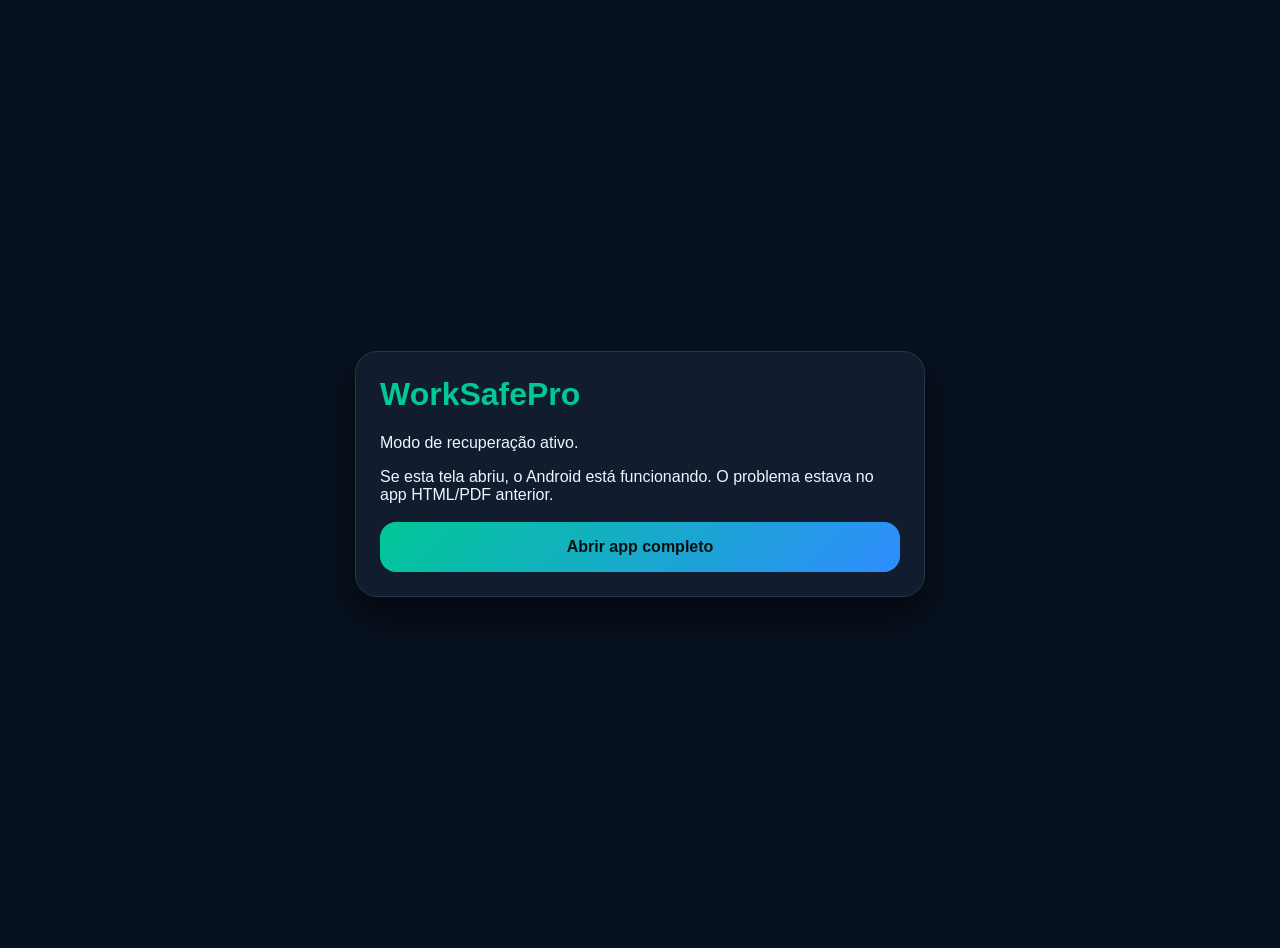
<file: app/src/main/assets/recovery.html>
<!DOCTYPE html><html lang="pt-BR"><head><meta charset="UTF-8"><meta name="viewport" content="width=device-width,initial-scale=1"><title>WorkSafePro Recovery</title><style>body{margin:0;background:#08111f;color:#eef7ff;font-family:Arial,sans-serif;display:flex;min-height:100vh;align-items:center;justify-content:center;padding:24px}.card{background:#111c2e;border:1px solid #24364d;border-radius:22px;padding:24px;max-width:520px;box-shadow:0 18px 34px #0008}h1{color:#00c896;margin-top:0}.btn{display:block;text-align:center;background:linear-gradient(135deg,#00c896,#2f8cff);color:#03120e;text-decoration:none;border-radius:16px;padding:16px;font-weight:900;margin-top:18px}</style></head><body><div class="card"><h1>WorkSafePro</h1><p>Modo de recuperação ativo.</p><p>Se esta tela abriu, o Android está funcionando. O problema estava no app HTML/PDF anterior.</p><a class="btn" href="app-full-dark.html">Abrir app completo</a></div></body></html>
</file>
